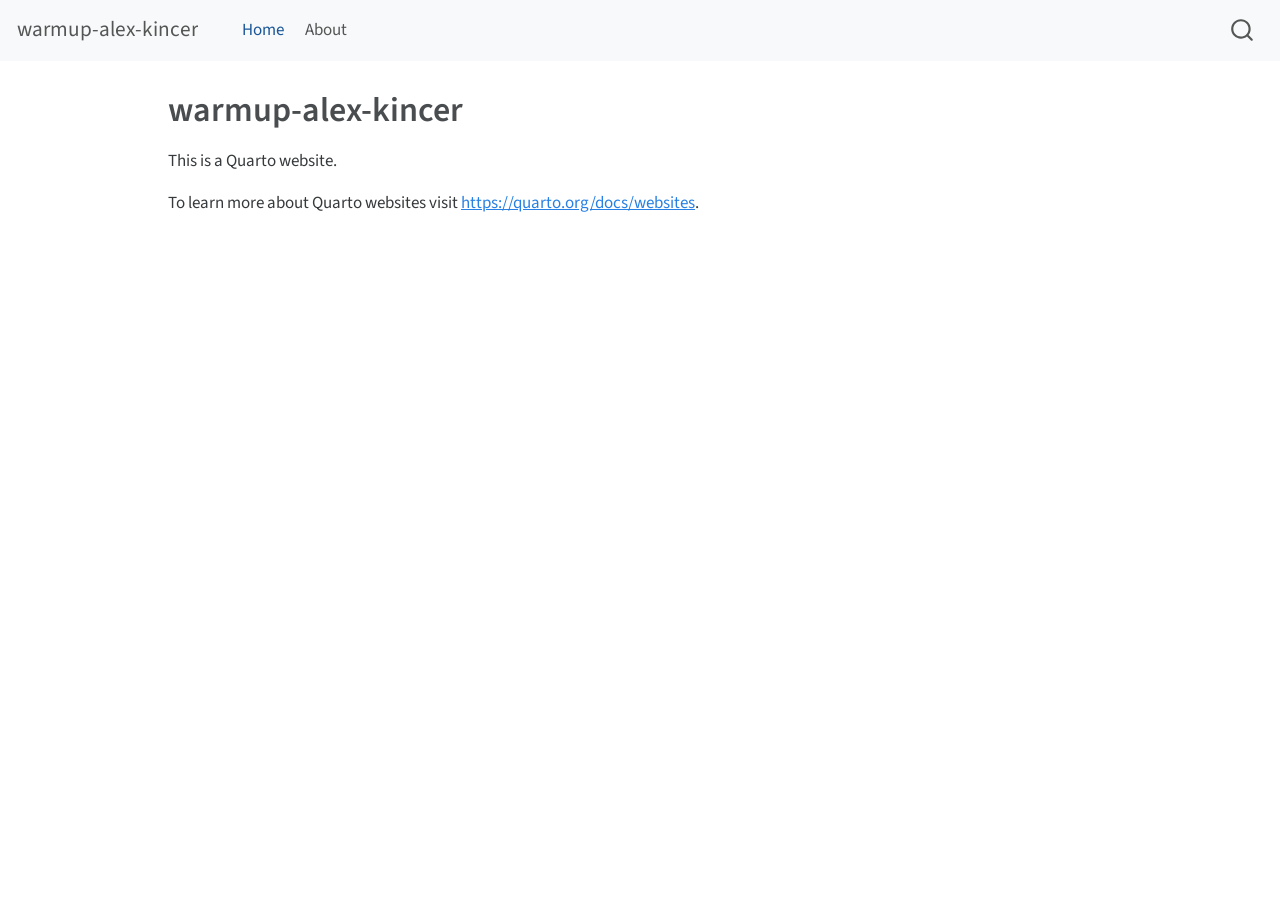
<file: _site/index.html>
<!DOCTYPE html>
<html xmlns="http://www.w3.org/1999/xhtml" lang="en" xml:lang="en"><head>

<meta charset="utf-8">
<meta name="generator" content="quarto-1.3.450">

<meta name="viewport" content="width=device-width, initial-scale=1.0, user-scalable=yes">


<title>warmup-alex-kincer</title>
<style>
code{white-space: pre-wrap;}
span.smallcaps{font-variant: small-caps;}
div.columns{display: flex; gap: min(4vw, 1.5em);}
div.column{flex: auto; overflow-x: auto;}
div.hanging-indent{margin-left: 1.5em; text-indent: -1.5em;}
ul.task-list{list-style: none;}
ul.task-list li input[type="checkbox"] {
  width: 0.8em;
  margin: 0 0.8em 0.2em -1em; /* quarto-specific, see https://github.com/quarto-dev/quarto-cli/issues/4556 */ 
  vertical-align: middle;
}
</style>


<script src="site_libs/quarto-nav/quarto-nav.js"></script>
<script src="site_libs/quarto-nav/headroom.min.js"></script>
<script src="site_libs/clipboard/clipboard.min.js"></script>
<script src="site_libs/quarto-search/autocomplete.umd.js"></script>
<script src="site_libs/quarto-search/fuse.min.js"></script>
<script src="site_libs/quarto-search/quarto-search.js"></script>
<meta name="quarto:offset" content="./">
<script src="site_libs/quarto-html/quarto.js"></script>
<script src="site_libs/quarto-html/popper.min.js"></script>
<script src="site_libs/quarto-html/tippy.umd.min.js"></script>
<script src="site_libs/quarto-html/anchor.min.js"></script>
<link href="site_libs/quarto-html/tippy.css" rel="stylesheet">
<link href="site_libs/quarto-html/quarto-syntax-highlighting.css" rel="stylesheet" id="quarto-text-highlighting-styles">
<script src="site_libs/bootstrap/bootstrap.min.js"></script>
<link href="site_libs/bootstrap/bootstrap-icons.css" rel="stylesheet">
<link href="site_libs/bootstrap/bootstrap.min.css" rel="stylesheet" id="quarto-bootstrap" data-mode="light">
<script id="quarto-search-options" type="application/json">{
  "location": "navbar",
  "copy-button": false,
  "collapse-after": 3,
  "panel-placement": "end",
  "type": "overlay",
  "limit": 20,
  "language": {
    "search-no-results-text": "No results",
    "search-matching-documents-text": "matching documents",
    "search-copy-link-title": "Copy link to search",
    "search-hide-matches-text": "Hide additional matches",
    "search-more-match-text": "more match in this document",
    "search-more-matches-text": "more matches in this document",
    "search-clear-button-title": "Clear",
    "search-detached-cancel-button-title": "Cancel",
    "search-submit-button-title": "Submit",
    "search-label": "Search"
  }
}</script>


<link rel="stylesheet" href="styles.css">
</head>

<body class="nav-fixed">

<div id="quarto-search-results"></div>
  <header id="quarto-header" class="headroom fixed-top">
    <nav class="navbar navbar-expand-lg navbar-dark ">
      <div class="navbar-container container-fluid">
      <div class="navbar-brand-container">
    <a class="navbar-brand" href="./index.html">
    <span class="navbar-title">warmup-alex-kincer</span>
    </a>
  </div>
            <div id="quarto-search" class="" title="Search"></div>
          <button class="navbar-toggler" type="button" data-bs-toggle="collapse" data-bs-target="#navbarCollapse" aria-controls="navbarCollapse" aria-expanded="false" aria-label="Toggle navigation" onclick="if (window.quartoToggleHeadroom) { window.quartoToggleHeadroom(); }">
  <span class="navbar-toggler-icon"></span>
</button>
          <div class="collapse navbar-collapse" id="navbarCollapse">
            <ul class="navbar-nav navbar-nav-scroll me-auto">
  <li class="nav-item">
    <a class="nav-link active" href="./index.html" rel="" target="" aria-current="page">
 <span class="menu-text">Home</span></a>
  </li>  
  <li class="nav-item">
    <a class="nav-link" href="./about.html" rel="" target="">
 <span class="menu-text">About</span></a>
  </li>  
</ul>
            <div class="quarto-navbar-tools ms-auto">
</div>
          </div> <!-- /navcollapse -->
      </div> <!-- /container-fluid -->
    </nav>
</header>
<!-- content -->
<div id="quarto-content" class="quarto-container page-columns page-rows-contents page-layout-article page-navbar">
<!-- sidebar -->
<!-- margin-sidebar -->
    <div id="quarto-margin-sidebar" class="sidebar margin-sidebar">
        
    </div>
<!-- main -->
<main class="content" id="quarto-document-content">

<header id="title-block-header" class="quarto-title-block default">
<div class="quarto-title">
<h1 class="title">warmup-alex-kincer</h1>
</div>



<div class="quarto-title-meta">

    
  
    
  </div>
  

</header>

<p>This is a Quarto website.</p>
<p>To learn more about Quarto websites visit <a href="https://quarto.org/docs/websites" class="uri">https://quarto.org/docs/websites</a>.</p>



</main> <!-- /main -->
<script id="quarto-html-after-body" type="application/javascript">
window.document.addEventListener("DOMContentLoaded", function (event) {
  const toggleBodyColorMode = (bsSheetEl) => {
    const mode = bsSheetEl.getAttribute("data-mode");
    const bodyEl = window.document.querySelector("body");
    if (mode === "dark") {
      bodyEl.classList.add("quarto-dark");
      bodyEl.classList.remove("quarto-light");
    } else {
      bodyEl.classList.add("quarto-light");
      bodyEl.classList.remove("quarto-dark");
    }
  }
  const toggleBodyColorPrimary = () => {
    const bsSheetEl = window.document.querySelector("link#quarto-bootstrap");
    if (bsSheetEl) {
      toggleBodyColorMode(bsSheetEl);
    }
  }
  toggleBodyColorPrimary();  
  const icon = "";
  const anchorJS = new window.AnchorJS();
  anchorJS.options = {
    placement: 'right',
    icon: icon
  };
  anchorJS.add('.anchored');
  const isCodeAnnotation = (el) => {
    for (const clz of el.classList) {
      if (clz.startsWith('code-annotation-')) {                     
        return true;
      }
    }
    return false;
  }
  const clipboard = new window.ClipboardJS('.code-copy-button', {
    text: function(trigger) {
      const codeEl = trigger.previousElementSibling.cloneNode(true);
      for (const childEl of codeEl.children) {
        if (isCodeAnnotation(childEl)) {
          childEl.remove();
        }
      }
      return codeEl.innerText;
    }
  });
  clipboard.on('success', function(e) {
    // button target
    const button = e.trigger;
    // don't keep focus
    button.blur();
    // flash "checked"
    button.classList.add('code-copy-button-checked');
    var currentTitle = button.getAttribute("title");
    button.setAttribute("title", "Copied!");
    let tooltip;
    if (window.bootstrap) {
      button.setAttribute("data-bs-toggle", "tooltip");
      button.setAttribute("data-bs-placement", "left");
      button.setAttribute("data-bs-title", "Copied!");
      tooltip = new bootstrap.Tooltip(button, 
        { trigger: "manual", 
          customClass: "code-copy-button-tooltip",
          offset: [0, -8]});
      tooltip.show();    
    }
    setTimeout(function() {
      if (tooltip) {
        tooltip.hide();
        button.removeAttribute("data-bs-title");
        button.removeAttribute("data-bs-toggle");
        button.removeAttribute("data-bs-placement");
      }
      button.setAttribute("title", currentTitle);
      button.classList.remove('code-copy-button-checked');
    }, 1000);
    // clear code selection
    e.clearSelection();
  });
  function tippyHover(el, contentFn) {
    const config = {
      allowHTML: true,
      content: contentFn,
      maxWidth: 500,
      delay: 100,
      arrow: false,
      appendTo: function(el) {
          return el.parentElement;
      },
      interactive: true,
      interactiveBorder: 10,
      theme: 'quarto',
      placement: 'bottom-start'
    };
    window.tippy(el, config); 
  }
  const noterefs = window.document.querySelectorAll('a[role="doc-noteref"]');
  for (var i=0; i<noterefs.length; i++) {
    const ref = noterefs[i];
    tippyHover(ref, function() {
      // use id or data attribute instead here
      let href = ref.getAttribute('data-footnote-href') || ref.getAttribute('href');
      try { href = new URL(href).hash; } catch {}
      const id = href.replace(/^#\/?/, "");
      const note = window.document.getElementById(id);
      return note.innerHTML;
    });
  }
      let selectedAnnoteEl;
      const selectorForAnnotation = ( cell, annotation) => {
        let cellAttr = 'data-code-cell="' + cell + '"';
        let lineAttr = 'data-code-annotation="' +  annotation + '"';
        const selector = 'span[' + cellAttr + '][' + lineAttr + ']';
        return selector;
      }
      const selectCodeLines = (annoteEl) => {
        const doc = window.document;
        const targetCell = annoteEl.getAttribute("data-target-cell");
        const targetAnnotation = annoteEl.getAttribute("data-target-annotation");
        const annoteSpan = window.document.querySelector(selectorForAnnotation(targetCell, targetAnnotation));
        const lines = annoteSpan.getAttribute("data-code-lines").split(",");
        const lineIds = lines.map((line) => {
          return targetCell + "-" + line;
        })
        let top = null;
        let height = null;
        let parent = null;
        if (lineIds.length > 0) {
            //compute the position of the single el (top and bottom and make a div)
            const el = window.document.getElementById(lineIds[0]);
            top = el.offsetTop;
            height = el.offsetHeight;
            parent = el.parentElement.parentElement;
          if (lineIds.length > 1) {
            const lastEl = window.document.getElementById(lineIds[lineIds.length - 1]);
            const bottom = lastEl.offsetTop + lastEl.offsetHeight;
            height = bottom - top;
          }
          if (top !== null && height !== null && parent !== null) {
            // cook up a div (if necessary) and position it 
            let div = window.document.getElementById("code-annotation-line-highlight");
            if (div === null) {
              div = window.document.createElement("div");
              div.setAttribute("id", "code-annotation-line-highlight");
              div.style.position = 'absolute';
              parent.appendChild(div);
            }
            div.style.top = top - 2 + "px";
            div.style.height = height + 4 + "px";
            let gutterDiv = window.document.getElementById("code-annotation-line-highlight-gutter");
            if (gutterDiv === null) {
              gutterDiv = window.document.createElement("div");
              gutterDiv.setAttribute("id", "code-annotation-line-highlight-gutter");
              gutterDiv.style.position = 'absolute';
              const codeCell = window.document.getElementById(targetCell);
              const gutter = codeCell.querySelector('.code-annotation-gutter');
              gutter.appendChild(gutterDiv);
            }
            gutterDiv.style.top = top - 2 + "px";
            gutterDiv.style.height = height + 4 + "px";
          }
          selectedAnnoteEl = annoteEl;
        }
      };
      const unselectCodeLines = () => {
        const elementsIds = ["code-annotation-line-highlight", "code-annotation-line-highlight-gutter"];
        elementsIds.forEach((elId) => {
          const div = window.document.getElementById(elId);
          if (div) {
            div.remove();
          }
        });
        selectedAnnoteEl = undefined;
      };
      // Attach click handler to the DT
      const annoteDls = window.document.querySelectorAll('dt[data-target-cell]');
      for (const annoteDlNode of annoteDls) {
        annoteDlNode.addEventListener('click', (event) => {
          const clickedEl = event.target;
          if (clickedEl !== selectedAnnoteEl) {
            unselectCodeLines();
            const activeEl = window.document.querySelector('dt[data-target-cell].code-annotation-active');
            if (activeEl) {
              activeEl.classList.remove('code-annotation-active');
            }
            selectCodeLines(clickedEl);
            clickedEl.classList.add('code-annotation-active');
          } else {
            // Unselect the line
            unselectCodeLines();
            clickedEl.classList.remove('code-annotation-active');
          }
        });
      }
  const findCites = (el) => {
    const parentEl = el.parentElement;
    if (parentEl) {
      const cites = parentEl.dataset.cites;
      if (cites) {
        return {
          el,
          cites: cites.split(' ')
        };
      } else {
        return findCites(el.parentElement)
      }
    } else {
      return undefined;
    }
  };
  var bibliorefs = window.document.querySelectorAll('a[role="doc-biblioref"]');
  for (var i=0; i<bibliorefs.length; i++) {
    const ref = bibliorefs[i];
    const citeInfo = findCites(ref);
    if (citeInfo) {
      tippyHover(citeInfo.el, function() {
        var popup = window.document.createElement('div');
        citeInfo.cites.forEach(function(cite) {
          var citeDiv = window.document.createElement('div');
          citeDiv.classList.add('hanging-indent');
          citeDiv.classList.add('csl-entry');
          var biblioDiv = window.document.getElementById('ref-' + cite);
          if (biblioDiv) {
            citeDiv.innerHTML = biblioDiv.innerHTML;
          }
          popup.appendChild(citeDiv);
        });
        return popup.innerHTML;
      });
    }
  }
});
</script>
</div> <!-- /content -->



</body></html>
</file>
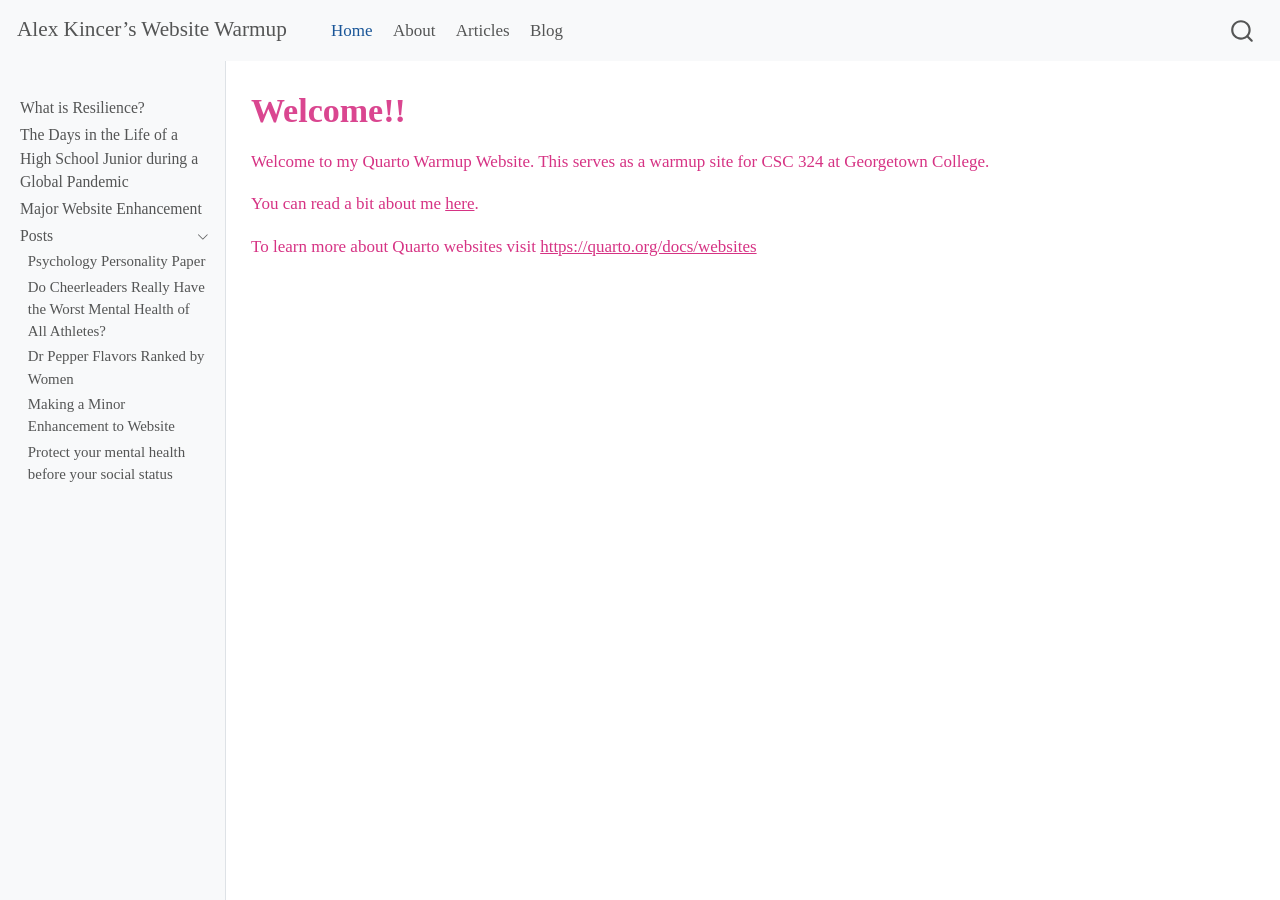
<file: docs/index.html>
<!DOCTYPE html>
<html xmlns="http://www.w3.org/1999/xhtml" lang="en" xml:lang="en"><head>

<meta charset="utf-8">
<meta name="generator" content="quarto-1.3.450">

<meta name="viewport" content="width=device-width, initial-scale=1.0, user-scalable=yes">


<title>Alex Kincer’s Website Warmup - Welcome!!</title>
<style>
code{white-space: pre-wrap;}
span.smallcaps{font-variant: small-caps;}
div.columns{display: flex; gap: min(4vw, 1.5em);}
div.column{flex: auto; overflow-x: auto;}
div.hanging-indent{margin-left: 1.5em; text-indent: -1.5em;}
ul.task-list{list-style: none;}
ul.task-list li input[type="checkbox"] {
  width: 0.8em;
  margin: 0 0.8em 0.2em -1em; /* quarto-specific, see https://github.com/quarto-dev/quarto-cli/issues/4556 */ 
  vertical-align: middle;
}
</style>


<script src="site_libs/quarto-nav/quarto-nav.js"></script>
<script src="site_libs/quarto-nav/headroom.min.js"></script>
<script src="site_libs/clipboard/clipboard.min.js"></script>
<script src="site_libs/quarto-search/autocomplete.umd.js"></script>
<script src="site_libs/quarto-search/fuse.min.js"></script>
<script src="site_libs/quarto-search/quarto-search.js"></script>
<meta name="quarto:offset" content="./">
<script src="site_libs/quarto-html/quarto.js"></script>
<script src="site_libs/quarto-html/popper.min.js"></script>
<script src="site_libs/quarto-html/tippy.umd.min.js"></script>
<script src="site_libs/quarto-html/anchor.min.js"></script>
<link href="site_libs/quarto-html/tippy.css" rel="stylesheet">
<link href="site_libs/quarto-html/quarto-syntax-highlighting.css" rel="stylesheet" id="quarto-text-highlighting-styles">
<script src="site_libs/bootstrap/bootstrap.min.js"></script>
<link href="site_libs/bootstrap/bootstrap-icons.css" rel="stylesheet">
<link href="site_libs/bootstrap/bootstrap.min.css" rel="stylesheet" id="quarto-bootstrap" data-mode="light">
<script id="quarto-search-options" type="application/json">{
  "location": "navbar",
  "copy-button": false,
  "collapse-after": 3,
  "panel-placement": "end",
  "type": "overlay",
  "limit": 20,
  "language": {
    "search-no-results-text": "No results",
    "search-matching-documents-text": "matching documents",
    "search-copy-link-title": "Copy link to search",
    "search-hide-matches-text": "Hide additional matches",
    "search-more-match-text": "more match in this document",
    "search-more-matches-text": "more matches in this document",
    "search-clear-button-title": "Clear",
    "search-detached-cancel-button-title": "Cancel",
    "search-submit-button-title": "Submit",
    "search-label": "Search"
  }
}</script>


<link rel="stylesheet" href="styles.css">
</head>

<body class="nav-sidebar docked nav-fixed">

<div id="quarto-search-results"></div>
  <header id="quarto-header" class="headroom fixed-top">
    <nav class="navbar navbar-expand-lg navbar-dark ">
      <div class="navbar-container container-fluid">
      <div class="navbar-brand-container">
    <a class="navbar-brand" href="./index.html">
    <span class="navbar-title">Alex Kincer’s Website Warmup</span>
    </a>
  </div>
            <div id="quarto-search" class="" title="Search"></div>
          <button class="navbar-toggler" type="button" data-bs-toggle="collapse" data-bs-target="#navbarCollapse" aria-controls="navbarCollapse" aria-expanded="false" aria-label="Toggle navigation" onclick="if (window.quartoToggleHeadroom) { window.quartoToggleHeadroom(); }">
  <span class="navbar-toggler-icon"></span>
</button>
          <div class="collapse navbar-collapse" id="navbarCollapse">
            <ul class="navbar-nav navbar-nav-scroll me-auto">
  <li class="nav-item">
    <a class="nav-link active" href="./index.html" rel="" target="" aria-current="page">
 <span class="menu-text">Home</span></a>
  </li>  
  <li class="nav-item">
    <a class="nav-link" href="./about.html" rel="" target="">
 <span class="menu-text">About</span></a>
  </li>  
  <li class="nav-item">
    <a class="nav-link" href="./articles/index.html" rel="" target="">
 <span class="menu-text">Articles</span></a>
  </li>  
  <li class="nav-item">
    <a class="nav-link" href="./posts/index.html" rel="" target="">
 <span class="menu-text">Blog</span></a>
  </li>  
</ul>
            <div class="quarto-navbar-tools ms-auto">
</div>
          </div> <!-- /navcollapse -->
      </div> <!-- /container-fluid -->
    </nav>
  <nav class="quarto-secondary-nav">
    <div class="container-fluid d-flex">
      <button type="button" class="quarto-btn-toggle btn" data-bs-toggle="collapse" data-bs-target="#quarto-sidebar,#quarto-sidebar-glass" aria-controls="quarto-sidebar" aria-expanded="false" aria-label="Toggle sidebar navigation" onclick="if (window.quartoToggleHeadroom) { window.quartoToggleHeadroom(); }">
        <i class="bi bi-layout-text-sidebar-reverse"></i>
      </button>
      <nav class="quarto-page-breadcrumbs" aria-label="breadcrumb"><ol class="breadcrumb"><li class="breadcrumb-item">Welcome!!</li></ol></nav>
      <a class="flex-grow-1" role="button" data-bs-toggle="collapse" data-bs-target="#quarto-sidebar,#quarto-sidebar-glass" aria-controls="quarto-sidebar" aria-expanded="false" aria-label="Toggle sidebar navigation" onclick="if (window.quartoToggleHeadroom) { window.quartoToggleHeadroom(); }">      
      </a>
    </div>
  </nav>
</header>
<!-- content -->
<div id="quarto-content" class="quarto-container page-columns page-rows-contents page-layout-article page-navbar">
<!-- sidebar -->
  <nav id="quarto-sidebar" class="sidebar collapse collapse-horizontal sidebar-navigation docked overflow-auto">
    <div class="sidebar-menu-container"> 
    <ul class="list-unstyled mt-1">
        <li class="sidebar-item">
  <div class="sidebar-item-container"> 
  <a href="./articles/article_01.html" class="sidebar-item-text sidebar-link">
 <span class="menu-text">What is Resilience?</span></a>
  </div>
</li>
        <li class="sidebar-item">
  <div class="sidebar-item-container"> 
  <a href="./articles/article_02.html" class="sidebar-item-text sidebar-link">
 <span class="menu-text">The Days in the Life of a High School Junior during a Global Pandemic</span></a>
  </div>
</li>
        <li class="sidebar-item">
  <div class="sidebar-item-container"> 
  <a href="./articles/article_03.html" class="sidebar-item-text sidebar-link">
 <span class="menu-text">Major Website Enhancement</span></a>
  </div>
</li>
        <li class="sidebar-item sidebar-item-section">
      <div class="sidebar-item-container"> 
            <a href="./posts/index.html" class="sidebar-item-text sidebar-link">
 <span class="menu-text">Posts</span></a>
          <a class="sidebar-item-toggle text-start" data-bs-toggle="collapse" data-bs-target="#quarto-sidebar-section-1" aria-expanded="true" aria-label="Toggle section">
            <i class="bi bi-chevron-right ms-2"></i>
          </a> 
      </div>
      <ul id="quarto-sidebar-section-1" class="collapse list-unstyled sidebar-section depth1 show">  
          <li class="sidebar-item">
  <div class="sidebar-item-container"> 
  <a href="./posts/5-Factor-Model-Personality-Paper/index.html" class="sidebar-item-text sidebar-link">
 <span class="menu-text">Psychology Personality Paper</span></a>
  </div>
</li>
          <li class="sidebar-item">
  <div class="sidebar-item-container"> 
  <a href="./posts/Cheerleading-Mental-Health/index.html" class="sidebar-item-text sidebar-link">
 <span class="menu-text">Do Cheerleaders Really Have the Worst Mental Health of All Athletes?</span></a>
  </div>
</li>
          <li class="sidebar-item">
  <div class="sidebar-item-container"> 
  <a href="./posts/dr-pepper-ranking/index.html" class="sidebar-item-text sidebar-link">
 <span class="menu-text">Dr Pepper Flavors Ranked by Women</span></a>
  </div>
</li>
          <li class="sidebar-item">
  <div class="sidebar-item-container"> 
  <a href="./posts/minor-coding-enhancement/index.html" class="sidebar-item-text sidebar-link">
 <span class="menu-text">Making a Minor Enhancement to Website</span></a>
  </div>
</li>
          <li class="sidebar-item">
  <div class="sidebar-item-container"> 
  <a href="./posts/Protect your mental health before your social status/index.html" class="sidebar-item-text sidebar-link">
 <span class="menu-text">Protect your mental health before your social status</span></a>
  </div>
</li>
      </ul>
  </li>
    </ul>
    </div>
</nav>
<div id="quarto-sidebar-glass" data-bs-toggle="collapse" data-bs-target="#quarto-sidebar,#quarto-sidebar-glass"></div>
<!-- margin-sidebar -->
    <div id="quarto-margin-sidebar" class="sidebar margin-sidebar">
        
    </div>
<!-- main -->
<main class="content" id="quarto-document-content">

<header id="title-block-header" class="quarto-title-block default">
<div class="quarto-title">
<h1 class="title">Welcome!!</h1>
</div>



<div class="quarto-title-meta">

    
  
    
  </div>
  

</header>

<p>Welcome to my Quarto Warmup Website. This serves as a warmup site for CSC 324 at Georgetown College.</p>
<p>You can read a bit about me <a href="./about.html">here</a>.</p>
<p>To learn more about Quarto websites visit <a href="https://quarto.org/docs/websites" class="uri">https://quarto.org/docs/websites</a></p>



</main> <!-- /main -->
<script id="quarto-html-after-body" type="application/javascript">
window.document.addEventListener("DOMContentLoaded", function (event) {
  const toggleBodyColorMode = (bsSheetEl) => {
    const mode = bsSheetEl.getAttribute("data-mode");
    const bodyEl = window.document.querySelector("body");
    if (mode === "dark") {
      bodyEl.classList.add("quarto-dark");
      bodyEl.classList.remove("quarto-light");
    } else {
      bodyEl.classList.add("quarto-light");
      bodyEl.classList.remove("quarto-dark");
    }
  }
  const toggleBodyColorPrimary = () => {
    const bsSheetEl = window.document.querySelector("link#quarto-bootstrap");
    if (bsSheetEl) {
      toggleBodyColorMode(bsSheetEl);
    }
  }
  toggleBodyColorPrimary();  
  const icon = "";
  const anchorJS = new window.AnchorJS();
  anchorJS.options = {
    placement: 'right',
    icon: icon
  };
  anchorJS.add('.anchored');
  const isCodeAnnotation = (el) => {
    for (const clz of el.classList) {
      if (clz.startsWith('code-annotation-')) {                     
        return true;
      }
    }
    return false;
  }
  const clipboard = new window.ClipboardJS('.code-copy-button', {
    text: function(trigger) {
      const codeEl = trigger.previousElementSibling.cloneNode(true);
      for (const childEl of codeEl.children) {
        if (isCodeAnnotation(childEl)) {
          childEl.remove();
        }
      }
      return codeEl.innerText;
    }
  });
  clipboard.on('success', function(e) {
    // button target
    const button = e.trigger;
    // don't keep focus
    button.blur();
    // flash "checked"
    button.classList.add('code-copy-button-checked');
    var currentTitle = button.getAttribute("title");
    button.setAttribute("title", "Copied!");
    let tooltip;
    if (window.bootstrap) {
      button.setAttribute("data-bs-toggle", "tooltip");
      button.setAttribute("data-bs-placement", "left");
      button.setAttribute("data-bs-title", "Copied!");
      tooltip = new bootstrap.Tooltip(button, 
        { trigger: "manual", 
          customClass: "code-copy-button-tooltip",
          offset: [0, -8]});
      tooltip.show();    
    }
    setTimeout(function() {
      if (tooltip) {
        tooltip.hide();
        button.removeAttribute("data-bs-title");
        button.removeAttribute("data-bs-toggle");
        button.removeAttribute("data-bs-placement");
      }
      button.setAttribute("title", currentTitle);
      button.classList.remove('code-copy-button-checked');
    }, 1000);
    // clear code selection
    e.clearSelection();
  });
  function tippyHover(el, contentFn) {
    const config = {
      allowHTML: true,
      content: contentFn,
      maxWidth: 500,
      delay: 100,
      arrow: false,
      appendTo: function(el) {
          return el.parentElement;
      },
      interactive: true,
      interactiveBorder: 10,
      theme: 'quarto',
      placement: 'bottom-start'
    };
    window.tippy(el, config); 
  }
  const noterefs = window.document.querySelectorAll('a[role="doc-noteref"]');
  for (var i=0; i<noterefs.length; i++) {
    const ref = noterefs[i];
    tippyHover(ref, function() {
      // use id or data attribute instead here
      let href = ref.getAttribute('data-footnote-href') || ref.getAttribute('href');
      try { href = new URL(href).hash; } catch {}
      const id = href.replace(/^#\/?/, "");
      const note = window.document.getElementById(id);
      return note.innerHTML;
    });
  }
      let selectedAnnoteEl;
      const selectorForAnnotation = ( cell, annotation) => {
        let cellAttr = 'data-code-cell="' + cell + '"';
        let lineAttr = 'data-code-annotation="' +  annotation + '"';
        const selector = 'span[' + cellAttr + '][' + lineAttr + ']';
        return selector;
      }
      const selectCodeLines = (annoteEl) => {
        const doc = window.document;
        const targetCell = annoteEl.getAttribute("data-target-cell");
        const targetAnnotation = annoteEl.getAttribute("data-target-annotation");
        const annoteSpan = window.document.querySelector(selectorForAnnotation(targetCell, targetAnnotation));
        const lines = annoteSpan.getAttribute("data-code-lines").split(",");
        const lineIds = lines.map((line) => {
          return targetCell + "-" + line;
        })
        let top = null;
        let height = null;
        let parent = null;
        if (lineIds.length > 0) {
            //compute the position of the single el (top and bottom and make a div)
            const el = window.document.getElementById(lineIds[0]);
            top = el.offsetTop;
            height = el.offsetHeight;
            parent = el.parentElement.parentElement;
          if (lineIds.length > 1) {
            const lastEl = window.document.getElementById(lineIds[lineIds.length - 1]);
            const bottom = lastEl.offsetTop + lastEl.offsetHeight;
            height = bottom - top;
          }
          if (top !== null && height !== null && parent !== null) {
            // cook up a div (if necessary) and position it 
            let div = window.document.getElementById("code-annotation-line-highlight");
            if (div === null) {
              div = window.document.createElement("div");
              div.setAttribute("id", "code-annotation-line-highlight");
              div.style.position = 'absolute';
              parent.appendChild(div);
            }
            div.style.top = top - 2 + "px";
            div.style.height = height + 4 + "px";
            let gutterDiv = window.document.getElementById("code-annotation-line-highlight-gutter");
            if (gutterDiv === null) {
              gutterDiv = window.document.createElement("div");
              gutterDiv.setAttribute("id", "code-annotation-line-highlight-gutter");
              gutterDiv.style.position = 'absolute';
              const codeCell = window.document.getElementById(targetCell);
              const gutter = codeCell.querySelector('.code-annotation-gutter');
              gutter.appendChild(gutterDiv);
            }
            gutterDiv.style.top = top - 2 + "px";
            gutterDiv.style.height = height + 4 + "px";
          }
          selectedAnnoteEl = annoteEl;
        }
      };
      const unselectCodeLines = () => {
        const elementsIds = ["code-annotation-line-highlight", "code-annotation-line-highlight-gutter"];
        elementsIds.forEach((elId) => {
          const div = window.document.getElementById(elId);
          if (div) {
            div.remove();
          }
        });
        selectedAnnoteEl = undefined;
      };
      // Attach click handler to the DT
      const annoteDls = window.document.querySelectorAll('dt[data-target-cell]');
      for (const annoteDlNode of annoteDls) {
        annoteDlNode.addEventListener('click', (event) => {
          const clickedEl = event.target;
          if (clickedEl !== selectedAnnoteEl) {
            unselectCodeLines();
            const activeEl = window.document.querySelector('dt[data-target-cell].code-annotation-active');
            if (activeEl) {
              activeEl.classList.remove('code-annotation-active');
            }
            selectCodeLines(clickedEl);
            clickedEl.classList.add('code-annotation-active');
          } else {
            // Unselect the line
            unselectCodeLines();
            clickedEl.classList.remove('code-annotation-active');
          }
        });
      }
  const findCites = (el) => {
    const parentEl = el.parentElement;
    if (parentEl) {
      const cites = parentEl.dataset.cites;
      if (cites) {
        return {
          el,
          cites: cites.split(' ')
        };
      } else {
        return findCites(el.parentElement)
      }
    } else {
      return undefined;
    }
  };
  var bibliorefs = window.document.querySelectorAll('a[role="doc-biblioref"]');
  for (var i=0; i<bibliorefs.length; i++) {
    const ref = bibliorefs[i];
    const citeInfo = findCites(ref);
    if (citeInfo) {
      tippyHover(citeInfo.el, function() {
        var popup = window.document.createElement('div');
        citeInfo.cites.forEach(function(cite) {
          var citeDiv = window.document.createElement('div');
          citeDiv.classList.add('hanging-indent');
          citeDiv.classList.add('csl-entry');
          var biblioDiv = window.document.getElementById('ref-' + cite);
          if (biblioDiv) {
            citeDiv.innerHTML = biblioDiv.innerHTML;
          }
          popup.appendChild(citeDiv);
        });
        return popup.innerHTML;
      });
    }
  }
});
</script>
</div> <!-- /content -->



</body></html>
</file>
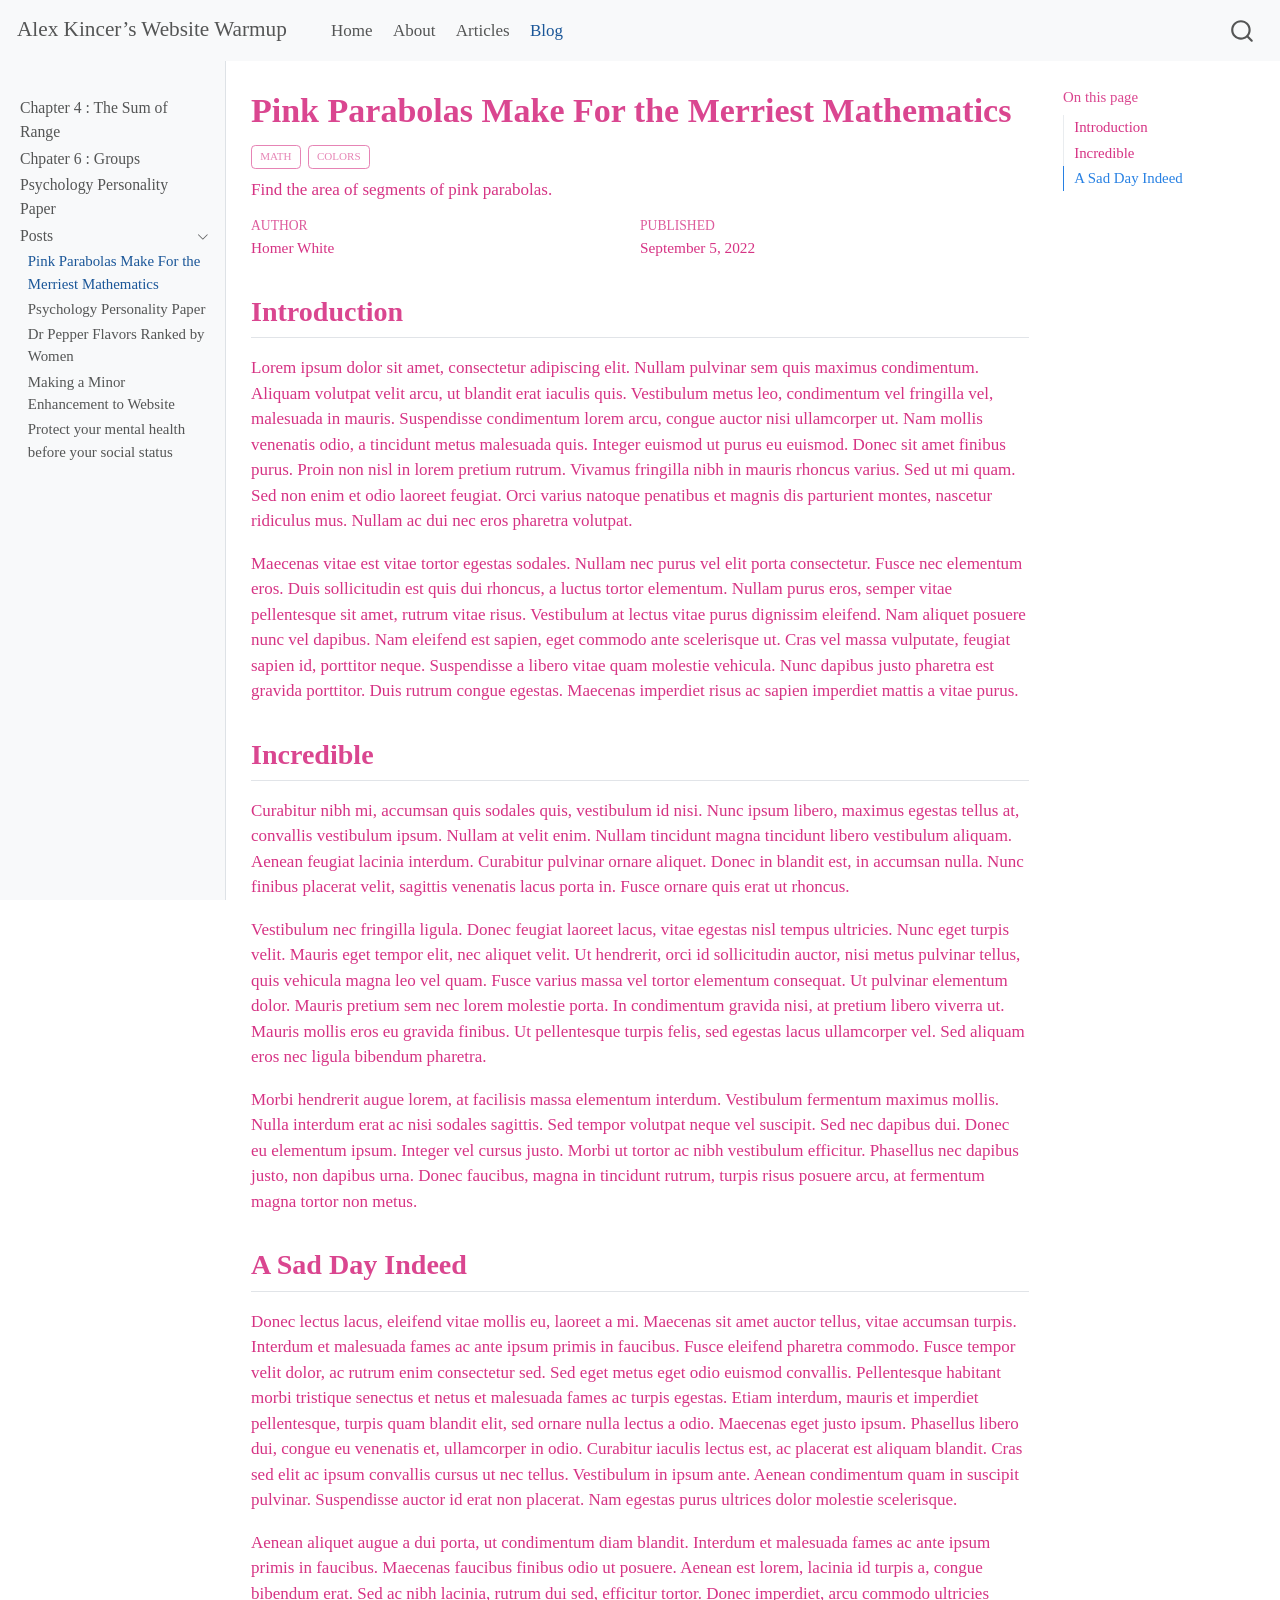
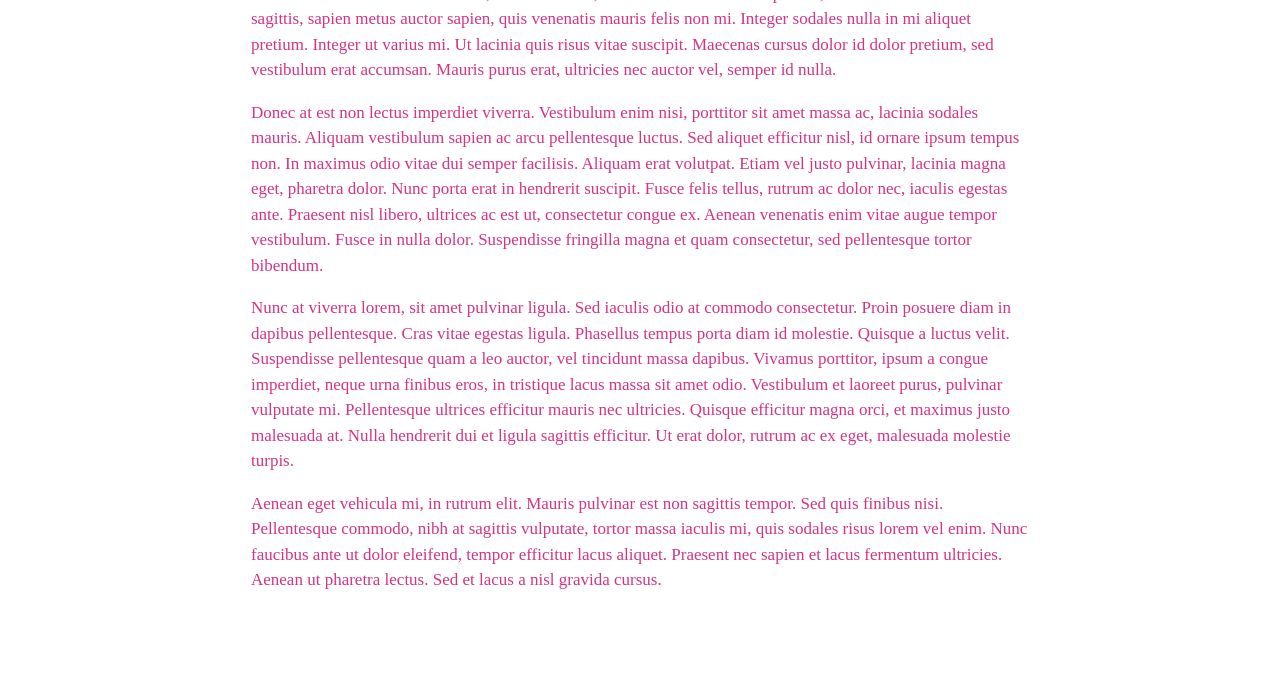
<file: docs/posts/2022-09-05-pink-parabolas/index.html>
<!DOCTYPE html>
<html xmlns="http://www.w3.org/1999/xhtml" lang="en" xml:lang="en"><head>

<meta charset="utf-8">
<meta name="generator" content="quarto-1.3.450">

<meta name="viewport" content="width=device-width, initial-scale=1.0, user-scalable=yes">

<meta name="author" content="Homer White">
<meta name="dcterms.date" content="2022-09-05">
<meta name="description" content="Find the area of segments of pink parabolas.">

<title>Alex Kincer’s Website Warmup - Pink Parabolas Make For the Merriest Mathematics</title>
<style>
code{white-space: pre-wrap;}
span.smallcaps{font-variant: small-caps;}
div.columns{display: flex; gap: min(4vw, 1.5em);}
div.column{flex: auto; overflow-x: auto;}
div.hanging-indent{margin-left: 1.5em; text-indent: -1.5em;}
ul.task-list{list-style: none;}
ul.task-list li input[type="checkbox"] {
  width: 0.8em;
  margin: 0 0.8em 0.2em -1em; /* quarto-specific, see https://github.com/quarto-dev/quarto-cli/issues/4556 */ 
  vertical-align: middle;
}
</style>


<script src="../../site_libs/quarto-nav/quarto-nav.js"></script>
<script src="../../site_libs/quarto-nav/headroom.min.js"></script>
<script src="../../site_libs/clipboard/clipboard.min.js"></script>
<script src="../../site_libs/quarto-search/autocomplete.umd.js"></script>
<script src="../../site_libs/quarto-search/fuse.min.js"></script>
<script src="../../site_libs/quarto-search/quarto-search.js"></script>
<meta name="quarto:offset" content="../../">
<script src="../../site_libs/quarto-html/quarto.js"></script>
<script src="../../site_libs/quarto-html/popper.min.js"></script>
<script src="../../site_libs/quarto-html/tippy.umd.min.js"></script>
<script src="../../site_libs/quarto-html/anchor.min.js"></script>
<link href="../../site_libs/quarto-html/tippy.css" rel="stylesheet">
<link href="../../site_libs/quarto-html/quarto-syntax-highlighting.css" rel="stylesheet" id="quarto-text-highlighting-styles">
<script src="../../site_libs/bootstrap/bootstrap.min.js"></script>
<link href="../../site_libs/bootstrap/bootstrap-icons.css" rel="stylesheet">
<link href="../../site_libs/bootstrap/bootstrap.min.css" rel="stylesheet" id="quarto-bootstrap" data-mode="light">
<script id="quarto-search-options" type="application/json">{
  "location": "navbar",
  "copy-button": false,
  "collapse-after": 3,
  "panel-placement": "end",
  "type": "overlay",
  "limit": 20,
  "language": {
    "search-no-results-text": "No results",
    "search-matching-documents-text": "matching documents",
    "search-copy-link-title": "Copy link to search",
    "search-hide-matches-text": "Hide additional matches",
    "search-more-match-text": "more match in this document",
    "search-more-matches-text": "more matches in this document",
    "search-clear-button-title": "Clear",
    "search-detached-cancel-button-title": "Cancel",
    "search-submit-button-title": "Submit",
    "search-label": "Search"
  }
}</script>


<link rel="stylesheet" href="../../styles.css">
</head>

<body class="nav-sidebar docked nav-fixed">

<div id="quarto-search-results"></div>
  <header id="quarto-header" class="headroom fixed-top">
    <nav class="navbar navbar-expand-lg navbar-dark ">
      <div class="navbar-container container-fluid">
      <div class="navbar-brand-container">
    <a class="navbar-brand" href="../../index.html">
    <span class="navbar-title">Alex Kincer’s Website Warmup</span>
    </a>
  </div>
            <div id="quarto-search" class="" title="Search"></div>
          <button class="navbar-toggler" type="button" data-bs-toggle="collapse" data-bs-target="#navbarCollapse" aria-controls="navbarCollapse" aria-expanded="false" aria-label="Toggle navigation" onclick="if (window.quartoToggleHeadroom) { window.quartoToggleHeadroom(); }">
  <span class="navbar-toggler-icon"></span>
</button>
          <div class="collapse navbar-collapse" id="navbarCollapse">
            <ul class="navbar-nav navbar-nav-scroll me-auto">
  <li class="nav-item">
    <a class="nav-link" href="../../index.html" rel="" target="">
 <span class="menu-text">Home</span></a>
  </li>  
  <li class="nav-item">
    <a class="nav-link" href="../../about.html" rel="" target="">
 <span class="menu-text">About</span></a>
  </li>  
  <li class="nav-item">
    <a class="nav-link" href="../../articles/index.html" rel="" target="">
 <span class="menu-text">Articles</span></a>
  </li>  
  <li class="nav-item">
    <a class="nav-link active" href="../../posts/index.html" rel="" target="" aria-current="page">
 <span class="menu-text">Blog</span></a>
  </li>  
</ul>
            <div class="quarto-navbar-tools ms-auto">
</div>
          </div> <!-- /navcollapse -->
      </div> <!-- /container-fluid -->
    </nav>
  <nav class="quarto-secondary-nav">
    <div class="container-fluid d-flex">
      <button type="button" class="quarto-btn-toggle btn" data-bs-toggle="collapse" data-bs-target="#quarto-sidebar,#quarto-sidebar-glass" aria-controls="quarto-sidebar" aria-expanded="false" aria-label="Toggle sidebar navigation" onclick="if (window.quartoToggleHeadroom) { window.quartoToggleHeadroom(); }">
        <i class="bi bi-layout-text-sidebar-reverse"></i>
      </button>
      <nav class="quarto-page-breadcrumbs" aria-label="breadcrumb"><ol class="breadcrumb"><li class="breadcrumb-item"><a href="../../posts/index.html">Posts</a></li><li class="breadcrumb-item"><a href="../../posts/2022-09-05-pink-parabolas/index.html">Pink Parabolas Make For the Merriest Mathematics</a></li></ol></nav>
      <a class="flex-grow-1" role="button" data-bs-toggle="collapse" data-bs-target="#quarto-sidebar,#quarto-sidebar-glass" aria-controls="quarto-sidebar" aria-expanded="false" aria-label="Toggle sidebar navigation" onclick="if (window.quartoToggleHeadroom) { window.quartoToggleHeadroom(); }">      
      </a>
    </div>
  </nav>
</header>
<!-- content -->
<div id="quarto-content" class="quarto-container page-columns page-rows-contents page-layout-article page-navbar">
<!-- sidebar -->
  <nav id="quarto-sidebar" class="sidebar collapse collapse-horizontal sidebar-navigation docked overflow-auto">
    <div class="sidebar-menu-container"> 
    <ul class="list-unstyled mt-1">
        <li class="sidebar-item">
  <div class="sidebar-item-container"> 
  <a href="../../articles/article_01.html" class="sidebar-item-text sidebar-link">
 <span class="menu-text">Chapter 4 : The Sum of Range</span></a>
  </div>
</li>
        <li class="sidebar-item">
  <div class="sidebar-item-container"> 
  <a href="../../articles/article_02.html" class="sidebar-item-text sidebar-link">
 <span class="menu-text">Chpater 6 : Groups</span></a>
  </div>
</li>
        <li class="sidebar-item">
  <div class="sidebar-item-container"> 
  <a href="../../posts/5-Factor-Model-Personality-Paper/index.html" class="sidebar-item-text sidebar-link">
 <span class="menu-text">Psychology Personality Paper</span></a>
  </div>
</li>
        <li class="sidebar-item sidebar-item-section">
      <div class="sidebar-item-container"> 
            <a href="../../posts/index.html" class="sidebar-item-text sidebar-link">
 <span class="menu-text">Posts</span></a>
          <a class="sidebar-item-toggle text-start" data-bs-toggle="collapse" data-bs-target="#quarto-sidebar-section-1" aria-expanded="true" aria-label="Toggle section">
            <i class="bi bi-chevron-right ms-2"></i>
          </a> 
      </div>
      <ul id="quarto-sidebar-section-1" class="collapse list-unstyled sidebar-section depth1 show">  
          <li class="sidebar-item">
  <div class="sidebar-item-container"> 
  <a href="../../posts/2022-09-05-pink-parabolas/index.html" class="sidebar-item-text sidebar-link active">
 <span class="menu-text">Pink Parabolas Make For the Merriest Mathematics</span></a>
  </div>
</li>
          <li class="sidebar-item">
  <div class="sidebar-item-container"> 
  <a href="../../posts/5-Factor-Model-Personality-Paper/index.html" class="sidebar-item-text sidebar-link">
 <span class="menu-text">Psychology Personality Paper</span></a>
  </div>
</li>
          <li class="sidebar-item">
  <div class="sidebar-item-container"> 
  <a href="../../posts/dr-pepper-ranking/index.html" class="sidebar-item-text sidebar-link">
 <span class="menu-text">Dr Pepper Flavors Ranked by Women</span></a>
  </div>
</li>
          <li class="sidebar-item">
  <div class="sidebar-item-container"> 
  <a href="../../posts/minor-coding-enhancement/index.html" class="sidebar-item-text sidebar-link">
 <span class="menu-text">Making a Minor Enhancement to Website</span></a>
  </div>
</li>
          <li class="sidebar-item">
  <div class="sidebar-item-container"> 
  <a href="../../posts/Protect your mental health before your social status/index.html" class="sidebar-item-text sidebar-link">
 <span class="menu-text">Protect your mental health before your social status</span></a>
  </div>
</li>
      </ul>
  </li>
    </ul>
    </div>
</nav>
<div id="quarto-sidebar-glass" data-bs-toggle="collapse" data-bs-target="#quarto-sidebar,#quarto-sidebar-glass"></div>
<!-- margin-sidebar -->
    <div id="quarto-margin-sidebar" class="sidebar margin-sidebar">
        <nav id="TOC" role="doc-toc" class="toc-active">
    <h2 id="toc-title">On this page</h2>
   
  <ul>
  <li><a href="#introduction" id="toc-introduction" class="nav-link active" data-scroll-target="#introduction">Introduction</a></li>
  <li><a href="#incredible" id="toc-incredible" class="nav-link" data-scroll-target="#incredible">Incredible</a></li>
  <li><a href="#a-sad-day-indeed" id="toc-a-sad-day-indeed" class="nav-link" data-scroll-target="#a-sad-day-indeed">A Sad Day Indeed</a></li>
  </ul>
</nav>
    </div>
<!-- main -->
<main class="content" id="quarto-document-content">

<header id="title-block-header" class="quarto-title-block default">
<div class="quarto-title">
<h1 class="title">Pink Parabolas Make For the Merriest Mathematics</h1>
  <div class="quarto-categories">
    <div class="quarto-category">math</div>
    <div class="quarto-category">colors</div>
  </div>
  </div>

<div>
  <div class="description">
    Find the area of segments of pink parabolas.
  </div>
</div>


<div class="quarto-title-meta">

    <div>
    <div class="quarto-title-meta-heading">Author</div>
    <div class="quarto-title-meta-contents">
             <p>Homer White </p>
          </div>
  </div>
    
    <div>
    <div class="quarto-title-meta-heading">Published</div>
    <div class="quarto-title-meta-contents">
      <p class="date">September 5, 2022</p>
    </div>
  </div>
  
    
  </div>
  

</header>

<section id="introduction" class="level2">
<h2 class="anchored" data-anchor-id="introduction">Introduction</h2>
<p>Lorem ipsum dolor sit amet, consectetur adipiscing elit. Nullam pulvinar sem quis maximus condimentum. Aliquam volutpat velit arcu, ut blandit erat iaculis quis. Vestibulum metus leo, condimentum vel fringilla vel, malesuada in mauris. Suspendisse condimentum lorem arcu, congue auctor nisi ullamcorper ut. Nam mollis venenatis odio, a tincidunt metus malesuada quis. Integer euismod ut purus eu euismod. Donec sit amet finibus purus. Proin non nisl in lorem pretium rutrum. Vivamus fringilla nibh in mauris rhoncus varius. Sed ut mi quam. Sed non enim et odio laoreet feugiat. Orci varius natoque penatibus et magnis dis parturient montes, nascetur ridiculus mus. Nullam ac dui nec eros pharetra volutpat.</p>
<p>Maecenas vitae est vitae tortor egestas sodales. Nullam nec purus vel elit porta consectetur. Fusce nec elementum eros. Duis sollicitudin est quis dui rhoncus, a luctus tortor elementum. Nullam purus eros, semper vitae pellentesque sit amet, rutrum vitae risus. Vestibulum at lectus vitae purus dignissim eleifend. Nam aliquet posuere nunc vel dapibus. Nam eleifend est sapien, eget commodo ante scelerisque ut. Cras vel massa vulputate, feugiat sapien id, porttitor neque. Suspendisse a libero vitae quam molestie vehicula. Nunc dapibus justo pharetra est gravida porttitor. Duis rutrum congue egestas. Maecenas imperdiet risus ac sapien imperdiet mattis a vitae purus.</p>
</section>
<section id="incredible" class="level2">
<h2 class="anchored" data-anchor-id="incredible">Incredible</h2>
<p>Curabitur nibh mi, accumsan quis sodales quis, vestibulum id nisi. Nunc ipsum libero, maximus egestas tellus at, convallis vestibulum ipsum. Nullam at velit enim. Nullam tincidunt magna tincidunt libero vestibulum aliquam. Aenean feugiat lacinia interdum. Curabitur pulvinar ornare aliquet. Donec in blandit est, in accumsan nulla. Nunc finibus placerat velit, sagittis venenatis lacus porta in. Fusce ornare quis erat ut rhoncus.</p>
<p>Vestibulum nec fringilla ligula. Donec feugiat laoreet lacus, vitae egestas nisl tempus ultricies. Nunc eget turpis velit. Mauris eget tempor elit, nec aliquet velit. Ut hendrerit, orci id sollicitudin auctor, nisi metus pulvinar tellus, quis vehicula magna leo vel quam. Fusce varius massa vel tortor elementum consequat. Ut pulvinar elementum dolor. Mauris pretium sem nec lorem molestie porta. In condimentum gravida nisi, at pretium libero viverra ut. Mauris mollis eros eu gravida finibus. Ut pellentesque turpis felis, sed egestas lacus ullamcorper vel. Sed aliquam eros nec ligula bibendum pharetra.</p>
<p>Morbi hendrerit augue lorem, at facilisis massa elementum interdum. Vestibulum fermentum maximus mollis. Nulla interdum erat ac nisi sodales sagittis. Sed tempor volutpat neque vel suscipit. Sed nec dapibus dui. Donec eu elementum ipsum. Integer vel cursus justo. Morbi ut tortor ac nibh vestibulum efficitur. Phasellus nec dapibus justo, non dapibus urna. Donec faucibus, magna in tincidunt rutrum, turpis risus posuere arcu, at fermentum magna tortor non metus.</p>
</section>
<section id="a-sad-day-indeed" class="level2">
<h2 class="anchored" data-anchor-id="a-sad-day-indeed">A Sad Day Indeed</h2>
<p>Donec lectus lacus, eleifend vitae mollis eu, laoreet a mi. Maecenas sit amet auctor tellus, vitae accumsan turpis. Interdum et malesuada fames ac ante ipsum primis in faucibus. Fusce eleifend pharetra commodo. Fusce tempor velit dolor, ac rutrum enim consectetur sed. Sed eget metus eget odio euismod convallis. Pellentesque habitant morbi tristique senectus et netus et malesuada fames ac turpis egestas. Etiam interdum, mauris et imperdiet pellentesque, turpis quam blandit elit, sed ornare nulla lectus a odio. Maecenas eget justo ipsum. Phasellus libero dui, congue eu venenatis et, ullamcorper in odio. Curabitur iaculis lectus est, ac placerat est aliquam blandit. Cras sed elit ac ipsum convallis cursus ut nec tellus. Vestibulum in ipsum ante. Aenean condimentum quam in suscipit pulvinar. Suspendisse auctor id erat non placerat. Nam egestas purus ultrices dolor molestie scelerisque.</p>
<p>Aenean aliquet augue a dui porta, ut condimentum diam blandit. Interdum et malesuada fames ac ante ipsum primis in faucibus. Maecenas faucibus finibus odio ut posuere. Aenean est lorem, lacinia id turpis a, congue bibendum erat. Sed ac nibh lacinia, rutrum dui sed, efficitur tortor. Donec imperdiet, arcu commodo ultricies sagittis, sapien metus auctor sapien, quis venenatis mauris felis non mi. Integer sodales nulla in mi aliquet pretium. Integer ut varius mi. Ut lacinia quis risus vitae suscipit. Maecenas cursus dolor id dolor pretium, sed vestibulum erat accumsan. Mauris purus erat, ultricies nec auctor vel, semper id nulla.</p>
<p>Donec at est non lectus imperdiet viverra. Vestibulum enim nisi, porttitor sit amet massa ac, lacinia sodales mauris. Aliquam vestibulum sapien ac arcu pellentesque luctus. Sed aliquet efficitur nisl, id ornare ipsum tempus non. In maximus odio vitae dui semper facilisis. Aliquam erat volutpat. Etiam vel justo pulvinar, lacinia magna eget, pharetra dolor. Nunc porta erat in hendrerit suscipit. Fusce felis tellus, rutrum ac dolor nec, iaculis egestas ante. Praesent nisl libero, ultrices ac est ut, consectetur congue ex. Aenean venenatis enim vitae augue tempor vestibulum. Fusce in nulla dolor. Suspendisse fringilla magna et quam consectetur, sed pellentesque tortor bibendum.</p>
<p>Nunc at viverra lorem, sit amet pulvinar ligula. Sed iaculis odio at commodo consectetur. Proin posuere diam in dapibus pellentesque. Cras vitae egestas ligula. Phasellus tempus porta diam id molestie. Quisque a luctus velit. Suspendisse pellentesque quam a leo auctor, vel tincidunt massa dapibus. Vivamus porttitor, ipsum a congue imperdiet, neque urna finibus eros, in tristique lacus massa sit amet odio. Vestibulum et laoreet purus, pulvinar vulputate mi. Pellentesque ultrices efficitur mauris nec ultricies. Quisque efficitur magna orci, et maximus justo malesuada at. Nulla hendrerit dui et ligula sagittis efficitur. Ut erat dolor, rutrum ac ex eget, malesuada molestie turpis.</p>
<p>Aenean eget vehicula mi, in rutrum elit. Mauris pulvinar est non sagittis tempor. Sed quis finibus nisi. Pellentesque commodo, nibh at sagittis vulputate, tortor massa iaculis mi, quis sodales risus lorem vel enim. Nunc faucibus ante ut dolor eleifend, tempor efficitur lacus aliquet. Praesent nec sapien et lacus fermentum ultricies. Aenean ut pharetra lectus. Sed et lacus a nisl gravida cursus.</p>


</section>

</main> <!-- /main -->
<script id="quarto-html-after-body" type="application/javascript">
window.document.addEventListener("DOMContentLoaded", function (event) {
  const toggleBodyColorMode = (bsSheetEl) => {
    const mode = bsSheetEl.getAttribute("data-mode");
    const bodyEl = window.document.querySelector("body");
    if (mode === "dark") {
      bodyEl.classList.add("quarto-dark");
      bodyEl.classList.remove("quarto-light");
    } else {
      bodyEl.classList.add("quarto-light");
      bodyEl.classList.remove("quarto-dark");
    }
  }
  const toggleBodyColorPrimary = () => {
    const bsSheetEl = window.document.querySelector("link#quarto-bootstrap");
    if (bsSheetEl) {
      toggleBodyColorMode(bsSheetEl);
    }
  }
  toggleBodyColorPrimary();  
  const icon = "";
  const anchorJS = new window.AnchorJS();
  anchorJS.options = {
    placement: 'right',
    icon: icon
  };
  anchorJS.add('.anchored');
  const isCodeAnnotation = (el) => {
    for (const clz of el.classList) {
      if (clz.startsWith('code-annotation-')) {                     
        return true;
      }
    }
    return false;
  }
  const clipboard = new window.ClipboardJS('.code-copy-button', {
    text: function(trigger) {
      const codeEl = trigger.previousElementSibling.cloneNode(true);
      for (const childEl of codeEl.children) {
        if (isCodeAnnotation(childEl)) {
          childEl.remove();
        }
      }
      return codeEl.innerText;
    }
  });
  clipboard.on('success', function(e) {
    // button target
    const button = e.trigger;
    // don't keep focus
    button.blur();
    // flash "checked"
    button.classList.add('code-copy-button-checked');
    var currentTitle = button.getAttribute("title");
    button.setAttribute("title", "Copied!");
    let tooltip;
    if (window.bootstrap) {
      button.setAttribute("data-bs-toggle", "tooltip");
      button.setAttribute("data-bs-placement", "left");
      button.setAttribute("data-bs-title", "Copied!");
      tooltip = new bootstrap.Tooltip(button, 
        { trigger: "manual", 
          customClass: "code-copy-button-tooltip",
          offset: [0, -8]});
      tooltip.show();    
    }
    setTimeout(function() {
      if (tooltip) {
        tooltip.hide();
        button.removeAttribute("data-bs-title");
        button.removeAttribute("data-bs-toggle");
        button.removeAttribute("data-bs-placement");
      }
      button.setAttribute("title", currentTitle);
      button.classList.remove('code-copy-button-checked');
    }, 1000);
    // clear code selection
    e.clearSelection();
  });
  function tippyHover(el, contentFn) {
    const config = {
      allowHTML: true,
      content: contentFn,
      maxWidth: 500,
      delay: 100,
      arrow: false,
      appendTo: function(el) {
          return el.parentElement;
      },
      interactive: true,
      interactiveBorder: 10,
      theme: 'quarto',
      placement: 'bottom-start'
    };
    window.tippy(el, config); 
  }
  const noterefs = window.document.querySelectorAll('a[role="doc-noteref"]');
  for (var i=0; i<noterefs.length; i++) {
    const ref = noterefs[i];
    tippyHover(ref, function() {
      // use id or data attribute instead here
      let href = ref.getAttribute('data-footnote-href') || ref.getAttribute('href');
      try { href = new URL(href).hash; } catch {}
      const id = href.replace(/^#\/?/, "");
      const note = window.document.getElementById(id);
      return note.innerHTML;
    });
  }
      let selectedAnnoteEl;
      const selectorForAnnotation = ( cell, annotation) => {
        let cellAttr = 'data-code-cell="' + cell + '"';
        let lineAttr = 'data-code-annotation="' +  annotation + '"';
        const selector = 'span[' + cellAttr + '][' + lineAttr + ']';
        return selector;
      }
      const selectCodeLines = (annoteEl) => {
        const doc = window.document;
        const targetCell = annoteEl.getAttribute("data-target-cell");
        const targetAnnotation = annoteEl.getAttribute("data-target-annotation");
        const annoteSpan = window.document.querySelector(selectorForAnnotation(targetCell, targetAnnotation));
        const lines = annoteSpan.getAttribute("data-code-lines").split(",");
        const lineIds = lines.map((line) => {
          return targetCell + "-" + line;
        })
        let top = null;
        let height = null;
        let parent = null;
        if (lineIds.length > 0) {
            //compute the position of the single el (top and bottom and make a div)
            const el = window.document.getElementById(lineIds[0]);
            top = el.offsetTop;
            height = el.offsetHeight;
            parent = el.parentElement.parentElement;
          if (lineIds.length > 1) {
            const lastEl = window.document.getElementById(lineIds[lineIds.length - 1]);
            const bottom = lastEl.offsetTop + lastEl.offsetHeight;
            height = bottom - top;
          }
          if (top !== null && height !== null && parent !== null) {
            // cook up a div (if necessary) and position it 
            let div = window.document.getElementById("code-annotation-line-highlight");
            if (div === null) {
              div = window.document.createElement("div");
              div.setAttribute("id", "code-annotation-line-highlight");
              div.style.position = 'absolute';
              parent.appendChild(div);
            }
            div.style.top = top - 2 + "px";
            div.style.height = height + 4 + "px";
            let gutterDiv = window.document.getElementById("code-annotation-line-highlight-gutter");
            if (gutterDiv === null) {
              gutterDiv = window.document.createElement("div");
              gutterDiv.setAttribute("id", "code-annotation-line-highlight-gutter");
              gutterDiv.style.position = 'absolute';
              const codeCell = window.document.getElementById(targetCell);
              const gutter = codeCell.querySelector('.code-annotation-gutter');
              gutter.appendChild(gutterDiv);
            }
            gutterDiv.style.top = top - 2 + "px";
            gutterDiv.style.height = height + 4 + "px";
          }
          selectedAnnoteEl = annoteEl;
        }
      };
      const unselectCodeLines = () => {
        const elementsIds = ["code-annotation-line-highlight", "code-annotation-line-highlight-gutter"];
        elementsIds.forEach((elId) => {
          const div = window.document.getElementById(elId);
          if (div) {
            div.remove();
          }
        });
        selectedAnnoteEl = undefined;
      };
      // Attach click handler to the DT
      const annoteDls = window.document.querySelectorAll('dt[data-target-cell]');
      for (const annoteDlNode of annoteDls) {
        annoteDlNode.addEventListener('click', (event) => {
          const clickedEl = event.target;
          if (clickedEl !== selectedAnnoteEl) {
            unselectCodeLines();
            const activeEl = window.document.querySelector('dt[data-target-cell].code-annotation-active');
            if (activeEl) {
              activeEl.classList.remove('code-annotation-active');
            }
            selectCodeLines(clickedEl);
            clickedEl.classList.add('code-annotation-active');
          } else {
            // Unselect the line
            unselectCodeLines();
            clickedEl.classList.remove('code-annotation-active');
          }
        });
      }
  const findCites = (el) => {
    const parentEl = el.parentElement;
    if (parentEl) {
      const cites = parentEl.dataset.cites;
      if (cites) {
        return {
          el,
          cites: cites.split(' ')
        };
      } else {
        return findCites(el.parentElement)
      }
    } else {
      return undefined;
    }
  };
  var bibliorefs = window.document.querySelectorAll('a[role="doc-biblioref"]');
  for (var i=0; i<bibliorefs.length; i++) {
    const ref = bibliorefs[i];
    const citeInfo = findCites(ref);
    if (citeInfo) {
      tippyHover(citeInfo.el, function() {
        var popup = window.document.createElement('div');
        citeInfo.cites.forEach(function(cite) {
          var citeDiv = window.document.createElement('div');
          citeDiv.classList.add('hanging-indent');
          citeDiv.classList.add('csl-entry');
          var biblioDiv = window.document.getElementById('ref-' + cite);
          if (biblioDiv) {
            citeDiv.innerHTML = biblioDiv.innerHTML;
          }
          popup.appendChild(citeDiv);
        });
        return popup.innerHTML;
      });
    }
  }
});
</script>
</div> <!-- /content -->



</body></html>
</file>
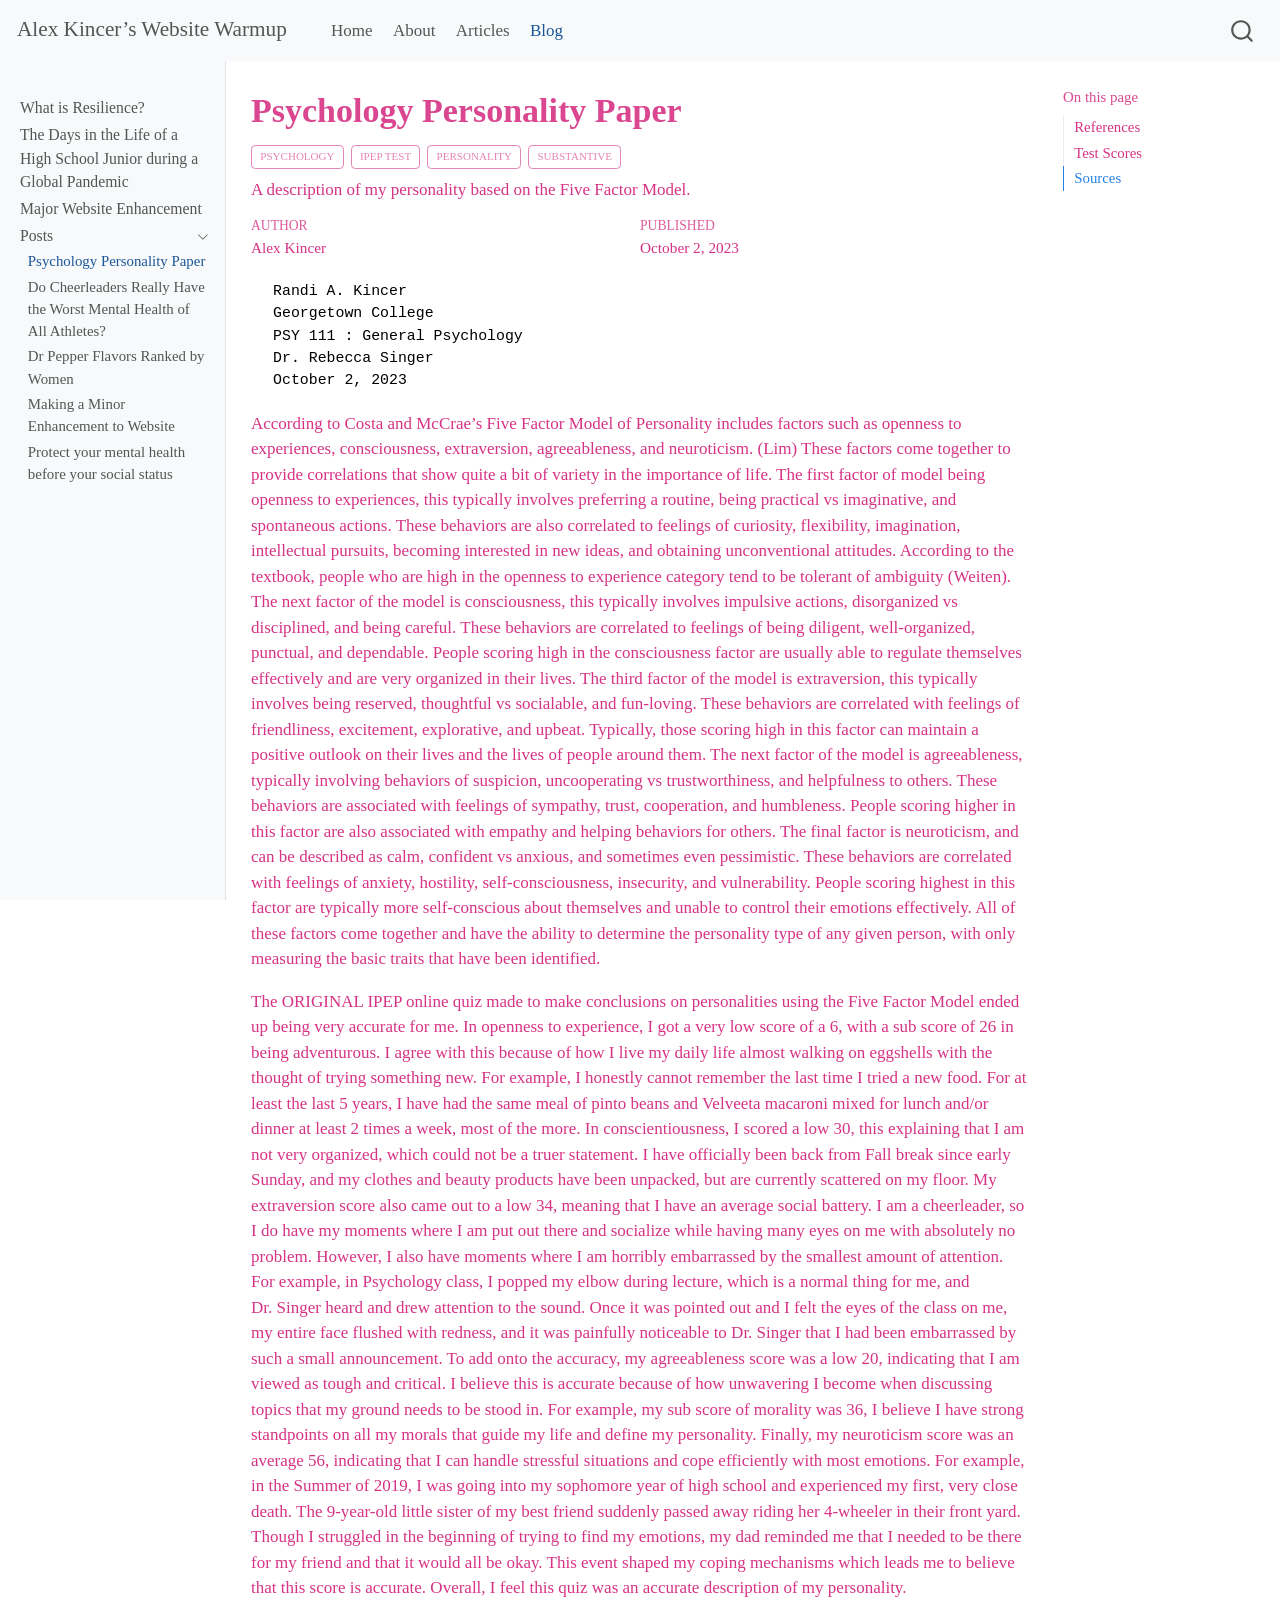
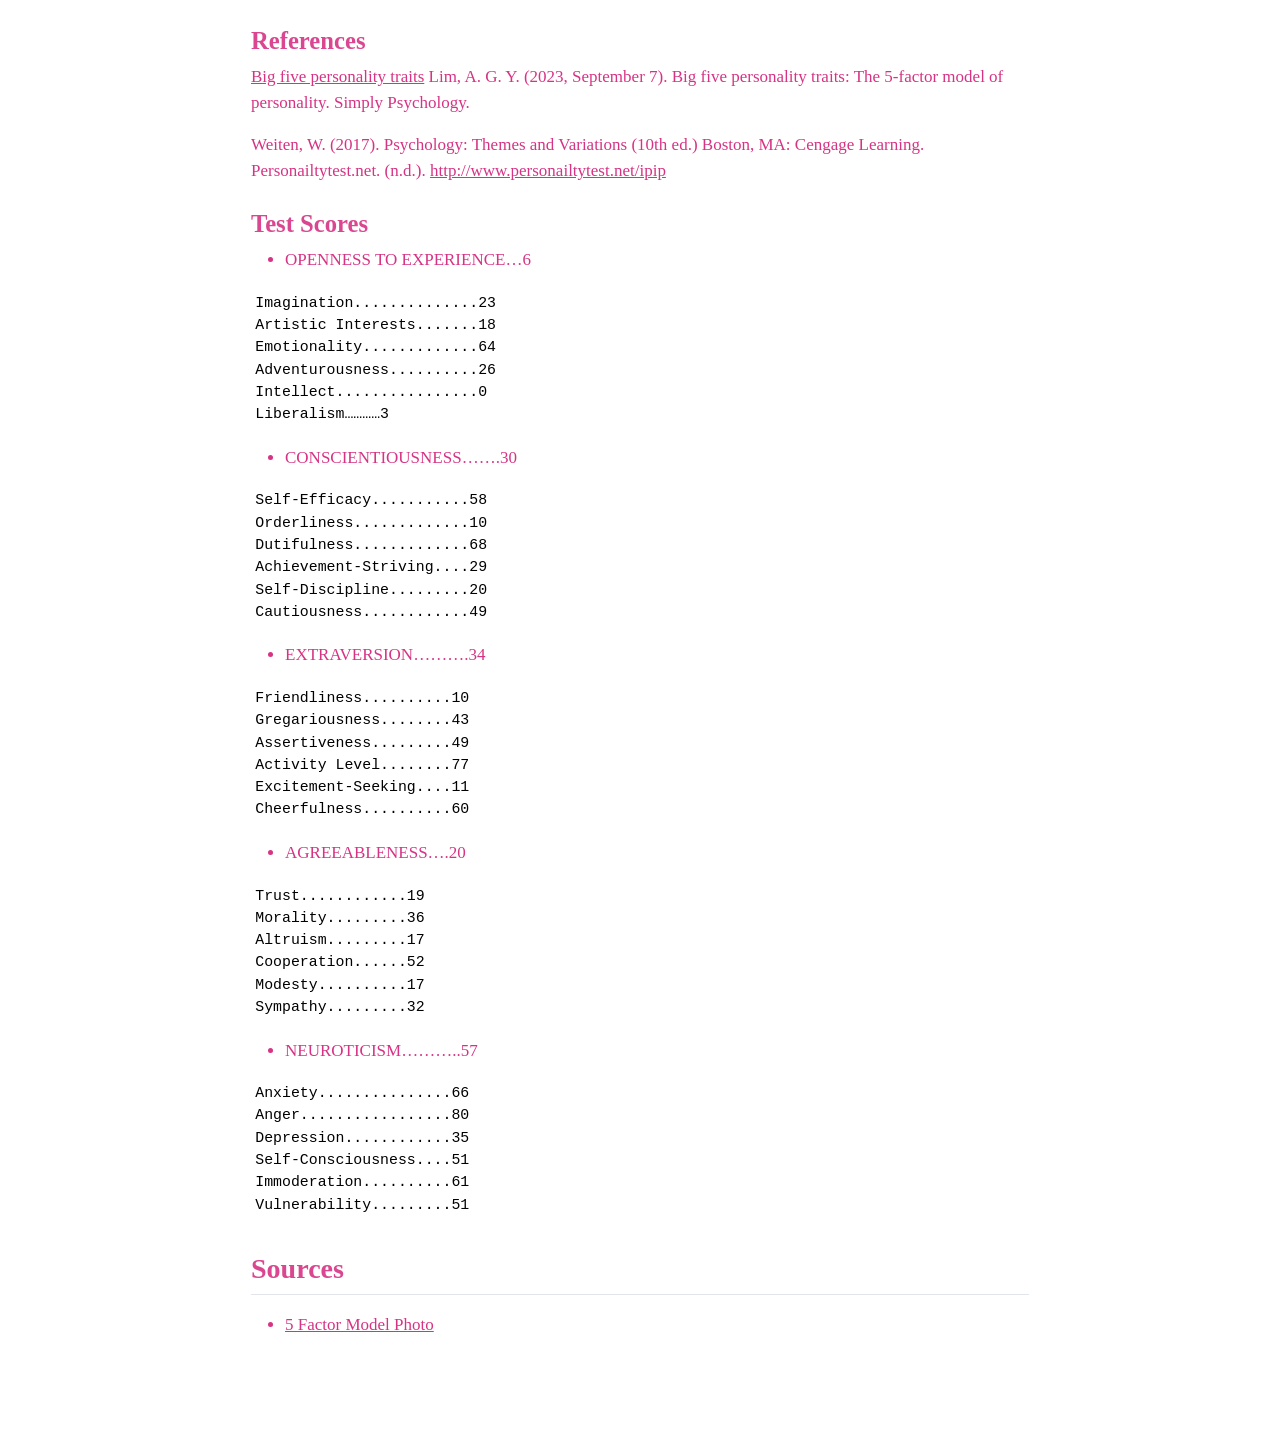
<file: docs/posts/5-Factor-Model-Personality-Paper/index.html>
<!DOCTYPE html>
<html xmlns="http://www.w3.org/1999/xhtml" lang="en" xml:lang="en"><head>

<meta charset="utf-8">
<meta name="generator" content="quarto-1.3.450">

<meta name="viewport" content="width=device-width, initial-scale=1.0, user-scalable=yes">

<meta name="author" content="Alex Kincer">
<meta name="dcterms.date" content="2023-10-02">
<meta name="description" content="A description of my personality based on the Five Factor Model.">

<title>Alex Kincer’s Website Warmup - Psychology Personality Paper</title>
<style>
code{white-space: pre-wrap;}
span.smallcaps{font-variant: small-caps;}
div.columns{display: flex; gap: min(4vw, 1.5em);}
div.column{flex: auto; overflow-x: auto;}
div.hanging-indent{margin-left: 1.5em; text-indent: -1.5em;}
ul.task-list{list-style: none;}
ul.task-list li input[type="checkbox"] {
  width: 0.8em;
  margin: 0 0.8em 0.2em -1em; /* quarto-specific, see https://github.com/quarto-dev/quarto-cli/issues/4556 */ 
  vertical-align: middle;
}
</style>


<script src="../../site_libs/quarto-nav/quarto-nav.js"></script>
<script src="../../site_libs/quarto-nav/headroom.min.js"></script>
<script src="../../site_libs/clipboard/clipboard.min.js"></script>
<script src="../../site_libs/quarto-search/autocomplete.umd.js"></script>
<script src="../../site_libs/quarto-search/fuse.min.js"></script>
<script src="../../site_libs/quarto-search/quarto-search.js"></script>
<meta name="quarto:offset" content="../../">
<script src="../../site_libs/quarto-html/quarto.js"></script>
<script src="../../site_libs/quarto-html/popper.min.js"></script>
<script src="../../site_libs/quarto-html/tippy.umd.min.js"></script>
<script src="../../site_libs/quarto-html/anchor.min.js"></script>
<link href="../../site_libs/quarto-html/tippy.css" rel="stylesheet">
<link href="../../site_libs/quarto-html/quarto-syntax-highlighting.css" rel="stylesheet" id="quarto-text-highlighting-styles">
<script src="../../site_libs/bootstrap/bootstrap.min.js"></script>
<link href="../../site_libs/bootstrap/bootstrap-icons.css" rel="stylesheet">
<link href="../../site_libs/bootstrap/bootstrap.min.css" rel="stylesheet" id="quarto-bootstrap" data-mode="light">
<script id="quarto-search-options" type="application/json">{
  "location": "navbar",
  "copy-button": false,
  "collapse-after": 3,
  "panel-placement": "end",
  "type": "overlay",
  "limit": 20,
  "language": {
    "search-no-results-text": "No results",
    "search-matching-documents-text": "matching documents",
    "search-copy-link-title": "Copy link to search",
    "search-hide-matches-text": "Hide additional matches",
    "search-more-match-text": "more match in this document",
    "search-more-matches-text": "more matches in this document",
    "search-clear-button-title": "Clear",
    "search-detached-cancel-button-title": "Cancel",
    "search-submit-button-title": "Submit",
    "search-label": "Search"
  }
}</script>


<link rel="stylesheet" href="../../styles.css">
</head>

<body class="nav-sidebar docked nav-fixed">

<div id="quarto-search-results"></div>
  <header id="quarto-header" class="headroom fixed-top">
    <nav class="navbar navbar-expand-lg navbar-dark ">
      <div class="navbar-container container-fluid">
      <div class="navbar-brand-container">
    <a class="navbar-brand" href="../../index.html">
    <span class="navbar-title">Alex Kincer’s Website Warmup</span>
    </a>
  </div>
            <div id="quarto-search" class="" title="Search"></div>
          <button class="navbar-toggler" type="button" data-bs-toggle="collapse" data-bs-target="#navbarCollapse" aria-controls="navbarCollapse" aria-expanded="false" aria-label="Toggle navigation" onclick="if (window.quartoToggleHeadroom) { window.quartoToggleHeadroom(); }">
  <span class="navbar-toggler-icon"></span>
</button>
          <div class="collapse navbar-collapse" id="navbarCollapse">
            <ul class="navbar-nav navbar-nav-scroll me-auto">
  <li class="nav-item">
    <a class="nav-link" href="../../index.html" rel="" target="">
 <span class="menu-text">Home</span></a>
  </li>  
  <li class="nav-item">
    <a class="nav-link" href="../../about.html" rel="" target="">
 <span class="menu-text">About</span></a>
  </li>  
  <li class="nav-item">
    <a class="nav-link" href="../../articles/index.html" rel="" target="">
 <span class="menu-text">Articles</span></a>
  </li>  
  <li class="nav-item">
    <a class="nav-link active" href="../../posts/index.html" rel="" target="" aria-current="page">
 <span class="menu-text">Blog</span></a>
  </li>  
</ul>
            <div class="quarto-navbar-tools ms-auto">
</div>
          </div> <!-- /navcollapse -->
      </div> <!-- /container-fluid -->
    </nav>
  <nav class="quarto-secondary-nav">
    <div class="container-fluid d-flex">
      <button type="button" class="quarto-btn-toggle btn" data-bs-toggle="collapse" data-bs-target="#quarto-sidebar,#quarto-sidebar-glass" aria-controls="quarto-sidebar" aria-expanded="false" aria-label="Toggle sidebar navigation" onclick="if (window.quartoToggleHeadroom) { window.quartoToggleHeadroom(); }">
        <i class="bi bi-layout-text-sidebar-reverse"></i>
      </button>
      <nav class="quarto-page-breadcrumbs" aria-label="breadcrumb"><ol class="breadcrumb"><li class="breadcrumb-item"><a href="../../posts/index.html">Posts</a></li><li class="breadcrumb-item"><a href="../../posts/5-Factor-Model-Personality-Paper/index.html">Psychology Personality Paper</a></li></ol></nav>
      <a class="flex-grow-1" role="button" data-bs-toggle="collapse" data-bs-target="#quarto-sidebar,#quarto-sidebar-glass" aria-controls="quarto-sidebar" aria-expanded="false" aria-label="Toggle sidebar navigation" onclick="if (window.quartoToggleHeadroom) { window.quartoToggleHeadroom(); }">      
      </a>
    </div>
  </nav>
</header>
<!-- content -->
<div id="quarto-content" class="quarto-container page-columns page-rows-contents page-layout-article page-navbar">
<!-- sidebar -->
  <nav id="quarto-sidebar" class="sidebar collapse collapse-horizontal sidebar-navigation docked overflow-auto">
    <div class="sidebar-menu-container"> 
    <ul class="list-unstyled mt-1">
        <li class="sidebar-item">
  <div class="sidebar-item-container"> 
  <a href="../../articles/article_01.html" class="sidebar-item-text sidebar-link">
 <span class="menu-text">What is Resilience?</span></a>
  </div>
</li>
        <li class="sidebar-item">
  <div class="sidebar-item-container"> 
  <a href="../../articles/article_02.html" class="sidebar-item-text sidebar-link">
 <span class="menu-text">The Days in the Life of a High School Junior during a Global Pandemic</span></a>
  </div>
</li>
        <li class="sidebar-item">
  <div class="sidebar-item-container"> 
  <a href="../../articles/article_03.html" class="sidebar-item-text sidebar-link">
 <span class="menu-text">Major Website Enhancement</span></a>
  </div>
</li>
        <li class="sidebar-item sidebar-item-section">
      <div class="sidebar-item-container"> 
            <a href="../../posts/index.html" class="sidebar-item-text sidebar-link">
 <span class="menu-text">Posts</span></a>
          <a class="sidebar-item-toggle text-start" data-bs-toggle="collapse" data-bs-target="#quarto-sidebar-section-1" aria-expanded="true" aria-label="Toggle section">
            <i class="bi bi-chevron-right ms-2"></i>
          </a> 
      </div>
      <ul id="quarto-sidebar-section-1" class="collapse list-unstyled sidebar-section depth1 show">  
          <li class="sidebar-item">
  <div class="sidebar-item-container"> 
  <a href="../../posts/5-Factor-Model-Personality-Paper/index.html" class="sidebar-item-text sidebar-link active">
 <span class="menu-text">Psychology Personality Paper</span></a>
  </div>
</li>
          <li class="sidebar-item">
  <div class="sidebar-item-container"> 
  <a href="../../posts/Cheerleading-Mental-Health/index.html" class="sidebar-item-text sidebar-link">
 <span class="menu-text">Do Cheerleaders Really Have the Worst Mental Health of All Athletes?</span></a>
  </div>
</li>
          <li class="sidebar-item">
  <div class="sidebar-item-container"> 
  <a href="../../posts/dr-pepper-ranking/index.html" class="sidebar-item-text sidebar-link">
 <span class="menu-text">Dr Pepper Flavors Ranked by Women</span></a>
  </div>
</li>
          <li class="sidebar-item">
  <div class="sidebar-item-container"> 
  <a href="../../posts/minor-coding-enhancement/index.html" class="sidebar-item-text sidebar-link">
 <span class="menu-text">Making a Minor Enhancement to Website</span></a>
  </div>
</li>
          <li class="sidebar-item">
  <div class="sidebar-item-container"> 
  <a href="../../posts/Protect your mental health before your social status/index.html" class="sidebar-item-text sidebar-link">
 <span class="menu-text">Protect your mental health before your social status</span></a>
  </div>
</li>
      </ul>
  </li>
    </ul>
    </div>
</nav>
<div id="quarto-sidebar-glass" data-bs-toggle="collapse" data-bs-target="#quarto-sidebar,#quarto-sidebar-glass"></div>
<!-- margin-sidebar -->
    <div id="quarto-margin-sidebar" class="sidebar margin-sidebar">
        <nav id="TOC" role="doc-toc" class="toc-active">
    <h2 id="toc-title">On this page</h2>
   
  <ul>
  <li><a href="#references" id="toc-references" class="nav-link active" data-scroll-target="#references">References</a></li>
  <li><a href="#test-scores" id="toc-test-scores" class="nav-link" data-scroll-target="#test-scores">Test Scores</a></li>
  <li><a href="#sources" id="toc-sources" class="nav-link" data-scroll-target="#sources">Sources</a></li>
  </ul>
</nav>
    </div>
<!-- main -->
<main class="content" id="quarto-document-content">

<header id="title-block-header" class="quarto-title-block default">
<div class="quarto-title">
<h1 class="title">Psychology Personality Paper</h1>
  <div class="quarto-categories">
    <div class="quarto-category">psychology</div>
    <div class="quarto-category">IPEP test</div>
    <div class="quarto-category">personality</div>
    <div class="quarto-category">substantive</div>
  </div>
  </div>

<div>
  <div class="description">
    A description of my personality based on the Five Factor Model.
  </div>
</div>


<div class="quarto-title-meta">

    <div>
    <div class="quarto-title-meta-heading">Author</div>
    <div class="quarto-title-meta-contents">
             <p>Alex Kincer </p>
          </div>
  </div>
    
    <div>
    <div class="quarto-title-meta-heading">Published</div>
    <div class="quarto-title-meta-contents">
      <p class="date">October 2, 2023</p>
    </div>
  </div>
  
    
  </div>
  

</header>

<pre><code>  Randi A. Kincer
  Georgetown College
  PSY 111 : General Psychology
  Dr. Rebecca Singer
  October 2, 2023</code></pre>
<p>According to Costa and McCrae’s Five Factor Model of Personality includes factors such as openness to experiences, consciousness, extraversion, agreeableness, and neuroticism. (Lim) These factors come together to provide correlations that show quite a bit of variety in the importance of life. The first factor of model being openness to experiences, this typically involves preferring a routine, being practical vs imaginative, and spontaneous actions. These behaviors are also correlated to feelings of curiosity, flexibility, imagination, intellectual pursuits, becoming interested in new ideas, and obtaining unconventional attitudes. According to the textbook, people who are high in the openness to experience category tend to be tolerant of ambiguity (Weiten). The next factor of the model is consciousness, this typically involves impulsive actions, disorganized vs disciplined, and being careful. These behaviors are correlated to feelings of being diligent, well-organized, punctual, and dependable. People scoring high in the consciousness factor are usually able to regulate themselves effectively and are very organized in their lives. The third factor of the model is extraversion, this typically involves being reserved, thoughtful vs socialable, and fun-loving. These behaviors are correlated with feelings of friendliness, excitement, explorative, and upbeat. Typically, those scoring high in this factor can maintain a positive outlook on their lives and the lives of people around them. The next factor of the model is agreeableness, typically involving behaviors of suspicion, uncooperating vs trustworthiness, and helpfulness to others. These behaviors are associated with feelings of sympathy, trust, cooperation, and humbleness. People scoring higher in this factor are also associated with empathy and helping behaviors for others. The final factor is neuroticism, and can be described as calm, confident vs anxious, and sometimes even pessimistic. These behaviors are correlated with feelings of anxiety, hostility, self-consciousness, insecurity, and vulnerability. People scoring highest in this factor are typically more self-conscious about themselves and unable to control their emotions effectively. All of these factors come together and have the ability to determine the personality type of any given person, with only measuring the basic traits that have been identified.</p>
<p>The ORIGINAL IPEP online quiz made to make conclusions on personalities using the Five Factor Model ended up being very accurate for me. In openness to experience, I got a very low score of a 6, with a sub score of 26 in being adventurous. I agree with this because of how I live my daily life almost walking on eggshells with the thought of trying something new. For example, I honestly cannot remember the last time I tried a new food. For at least the last 5 years, I have had the same meal of pinto beans and Velveeta macaroni mixed for lunch and/or dinner at least 2 times a week, most of the more. In conscientiousness, I scored a low 30, this explaining that I am not very organized, which could not be a truer statement. I have officially been back from Fall break since early Sunday, and my clothes and beauty products have been unpacked, but are currently scattered on my floor. My extraversion score also came out to a low 34, meaning that I have an average social battery. I am a cheerleader, so I do have my moments where I am put out there and socialize while having many eyes on me with absolutely no problem. However, I also have moments where I am horribly embarrassed by the smallest amount of attention. For example, in Psychology class, I popped my elbow during lecture, which is a normal thing for me, and Dr.&nbsp;Singer heard and drew attention to the sound. Once it was pointed out and I felt the eyes of the class on me, my entire face flushed with redness, and it was painfully noticeable to Dr.&nbsp;Singer that I had been embarrassed by such a small announcement. To add onto the accuracy, my agreeableness score was a low 20, indicating that I am viewed as tough and critical. I believe this is accurate because of how unwavering I become when discussing topics that my ground needs to be stood in. For example, my sub score of morality was 36, I believe I have strong standpoints on all my morals that guide my life and define my personality. Finally, my neuroticism score was an average 56, indicating that I can handle stressful situations and cope efficiently with most emotions. For example, in the Summer of 2019, I was going into my sophomore year of high school and experienced my first, very close death. The 9-year-old little sister of my best friend suddenly passed away riding her 4-wheeler in their front yard. Though I struggled in the beginning of trying to find my emotions, my dad reminded me that I needed to be there for my friend and that it would all be okay. This event shaped my coping mechanisms which leads me to believe that this score is accurate. Overall, I feel this quiz was an accurate description of my personality.</p>
<section id="references" class="level3">
<h3 class="anchored" data-anchor-id="references">References</h3>
<p><a href="https://www.simplypsychology.org/big-five-personality.html">Big five personality traits</a> Lim, A. G. Y. (2023, September 7). Big five personality traits: The 5-factor model of personality. Simply Psychology.</p>
<p>Weiten, W. (2017). Psychology: Themes and Variations (10th ed.) Boston, MA: Cengage Learning. Personailtytest.net. (n.d.). <a href="http://www.personailtytest.net/ipip" class="uri">http://www.personailtytest.net/ipip</a>  </p>
</section>
<section id="test-scores" class="level3">
<h3 class="anchored" data-anchor-id="test-scores">Test Scores</h3>
<ul>
<li>OPENNESS TO EXPERIENCE…6</li>
</ul>
<pre><code>Imagination..............23
Artistic Interests.......18
Emotionality.............64
Adventurousness..........26
Intellect................0
Liberalism…………3</code></pre>
<ul>
<li>CONSCIENTIOUSNESS…….30</li>
</ul>
<pre><code>Self-Efficacy...........58
Orderliness.............10
Dutifulness.............68
Achievement-Striving....29
Self-Discipline.........20
Cautiousness............49</code></pre>
<ul>
<li>EXTRAVERSION……….34</li>
</ul>
<pre><code>Friendliness..........10
Gregariousness........43
Assertiveness.........49
Activity Level........77
Excitement-Seeking....11
Cheerfulness..........60</code></pre>
<ul>
<li>AGREEABLENESS….20</li>
</ul>
<pre><code>Trust............19
Morality.........36
Altruism.........17
Cooperation......52
Modesty..........17
Sympathy.........32</code></pre>
<ul>
<li>NEUROTICISM………..57</li>
</ul>
<pre><code>Anxiety...............66
Anger.................80
Depression............35
Self-Consciousness....51
Immoderation..........61
Vulnerability.........51</code></pre>
</section>
<section id="sources" class="level2">
<h2 class="anchored" data-anchor-id="sources">Sources</h2>
<ul>
<li><a href="https://logwrangler.com/northland/costa-and-mccrae-big-five-pdf.php">5 Factor Model Photo</a></li>
</ul>


</section>

</main> <!-- /main -->
<script id="quarto-html-after-body" type="application/javascript">
window.document.addEventListener("DOMContentLoaded", function (event) {
  const toggleBodyColorMode = (bsSheetEl) => {
    const mode = bsSheetEl.getAttribute("data-mode");
    const bodyEl = window.document.querySelector("body");
    if (mode === "dark") {
      bodyEl.classList.add("quarto-dark");
      bodyEl.classList.remove("quarto-light");
    } else {
      bodyEl.classList.add("quarto-light");
      bodyEl.classList.remove("quarto-dark");
    }
  }
  const toggleBodyColorPrimary = () => {
    const bsSheetEl = window.document.querySelector("link#quarto-bootstrap");
    if (bsSheetEl) {
      toggleBodyColorMode(bsSheetEl);
    }
  }
  toggleBodyColorPrimary();  
  const icon = "";
  const anchorJS = new window.AnchorJS();
  anchorJS.options = {
    placement: 'right',
    icon: icon
  };
  anchorJS.add('.anchored');
  const isCodeAnnotation = (el) => {
    for (const clz of el.classList) {
      if (clz.startsWith('code-annotation-')) {                     
        return true;
      }
    }
    return false;
  }
  const clipboard = new window.ClipboardJS('.code-copy-button', {
    text: function(trigger) {
      const codeEl = trigger.previousElementSibling.cloneNode(true);
      for (const childEl of codeEl.children) {
        if (isCodeAnnotation(childEl)) {
          childEl.remove();
        }
      }
      return codeEl.innerText;
    }
  });
  clipboard.on('success', function(e) {
    // button target
    const button = e.trigger;
    // don't keep focus
    button.blur();
    // flash "checked"
    button.classList.add('code-copy-button-checked');
    var currentTitle = button.getAttribute("title");
    button.setAttribute("title", "Copied!");
    let tooltip;
    if (window.bootstrap) {
      button.setAttribute("data-bs-toggle", "tooltip");
      button.setAttribute("data-bs-placement", "left");
      button.setAttribute("data-bs-title", "Copied!");
      tooltip = new bootstrap.Tooltip(button, 
        { trigger: "manual", 
          customClass: "code-copy-button-tooltip",
          offset: [0, -8]});
      tooltip.show();    
    }
    setTimeout(function() {
      if (tooltip) {
        tooltip.hide();
        button.removeAttribute("data-bs-title");
        button.removeAttribute("data-bs-toggle");
        button.removeAttribute("data-bs-placement");
      }
      button.setAttribute("title", currentTitle);
      button.classList.remove('code-copy-button-checked');
    }, 1000);
    // clear code selection
    e.clearSelection();
  });
  function tippyHover(el, contentFn) {
    const config = {
      allowHTML: true,
      content: contentFn,
      maxWidth: 500,
      delay: 100,
      arrow: false,
      appendTo: function(el) {
          return el.parentElement;
      },
      interactive: true,
      interactiveBorder: 10,
      theme: 'quarto',
      placement: 'bottom-start'
    };
    window.tippy(el, config); 
  }
  const noterefs = window.document.querySelectorAll('a[role="doc-noteref"]');
  for (var i=0; i<noterefs.length; i++) {
    const ref = noterefs[i];
    tippyHover(ref, function() {
      // use id or data attribute instead here
      let href = ref.getAttribute('data-footnote-href') || ref.getAttribute('href');
      try { href = new URL(href).hash; } catch {}
      const id = href.replace(/^#\/?/, "");
      const note = window.document.getElementById(id);
      return note.innerHTML;
    });
  }
      let selectedAnnoteEl;
      const selectorForAnnotation = ( cell, annotation) => {
        let cellAttr = 'data-code-cell="' + cell + '"';
        let lineAttr = 'data-code-annotation="' +  annotation + '"';
        const selector = 'span[' + cellAttr + '][' + lineAttr + ']';
        return selector;
      }
      const selectCodeLines = (annoteEl) => {
        const doc = window.document;
        const targetCell = annoteEl.getAttribute("data-target-cell");
        const targetAnnotation = annoteEl.getAttribute("data-target-annotation");
        const annoteSpan = window.document.querySelector(selectorForAnnotation(targetCell, targetAnnotation));
        const lines = annoteSpan.getAttribute("data-code-lines").split(",");
        const lineIds = lines.map((line) => {
          return targetCell + "-" + line;
        })
        let top = null;
        let height = null;
        let parent = null;
        if (lineIds.length > 0) {
            //compute the position of the single el (top and bottom and make a div)
            const el = window.document.getElementById(lineIds[0]);
            top = el.offsetTop;
            height = el.offsetHeight;
            parent = el.parentElement.parentElement;
          if (lineIds.length > 1) {
            const lastEl = window.document.getElementById(lineIds[lineIds.length - 1]);
            const bottom = lastEl.offsetTop + lastEl.offsetHeight;
            height = bottom - top;
          }
          if (top !== null && height !== null && parent !== null) {
            // cook up a div (if necessary) and position it 
            let div = window.document.getElementById("code-annotation-line-highlight");
            if (div === null) {
              div = window.document.createElement("div");
              div.setAttribute("id", "code-annotation-line-highlight");
              div.style.position = 'absolute';
              parent.appendChild(div);
            }
            div.style.top = top - 2 + "px";
            div.style.height = height + 4 + "px";
            let gutterDiv = window.document.getElementById("code-annotation-line-highlight-gutter");
            if (gutterDiv === null) {
              gutterDiv = window.document.createElement("div");
              gutterDiv.setAttribute("id", "code-annotation-line-highlight-gutter");
              gutterDiv.style.position = 'absolute';
              const codeCell = window.document.getElementById(targetCell);
              const gutter = codeCell.querySelector('.code-annotation-gutter');
              gutter.appendChild(gutterDiv);
            }
            gutterDiv.style.top = top - 2 + "px";
            gutterDiv.style.height = height + 4 + "px";
          }
          selectedAnnoteEl = annoteEl;
        }
      };
      const unselectCodeLines = () => {
        const elementsIds = ["code-annotation-line-highlight", "code-annotation-line-highlight-gutter"];
        elementsIds.forEach((elId) => {
          const div = window.document.getElementById(elId);
          if (div) {
            div.remove();
          }
        });
        selectedAnnoteEl = undefined;
      };
      // Attach click handler to the DT
      const annoteDls = window.document.querySelectorAll('dt[data-target-cell]');
      for (const annoteDlNode of annoteDls) {
        annoteDlNode.addEventListener('click', (event) => {
          const clickedEl = event.target;
          if (clickedEl !== selectedAnnoteEl) {
            unselectCodeLines();
            const activeEl = window.document.querySelector('dt[data-target-cell].code-annotation-active');
            if (activeEl) {
              activeEl.classList.remove('code-annotation-active');
            }
            selectCodeLines(clickedEl);
            clickedEl.classList.add('code-annotation-active');
          } else {
            // Unselect the line
            unselectCodeLines();
            clickedEl.classList.remove('code-annotation-active');
          }
        });
      }
  const findCites = (el) => {
    const parentEl = el.parentElement;
    if (parentEl) {
      const cites = parentEl.dataset.cites;
      if (cites) {
        return {
          el,
          cites: cites.split(' ')
        };
      } else {
        return findCites(el.parentElement)
      }
    } else {
      return undefined;
    }
  };
  var bibliorefs = window.document.querySelectorAll('a[role="doc-biblioref"]');
  for (var i=0; i<bibliorefs.length; i++) {
    const ref = bibliorefs[i];
    const citeInfo = findCites(ref);
    if (citeInfo) {
      tippyHover(citeInfo.el, function() {
        var popup = window.document.createElement('div');
        citeInfo.cites.forEach(function(cite) {
          var citeDiv = window.document.createElement('div');
          citeDiv.classList.add('hanging-indent');
          citeDiv.classList.add('csl-entry');
          var biblioDiv = window.document.getElementById('ref-' + cite);
          if (biblioDiv) {
            citeDiv.innerHTML = biblioDiv.innerHTML;
          }
          popup.appendChild(citeDiv);
        });
        return popup.innerHTML;
      });
    }
  }
});
</script>
</div> <!-- /content -->



</body></html>
</file>
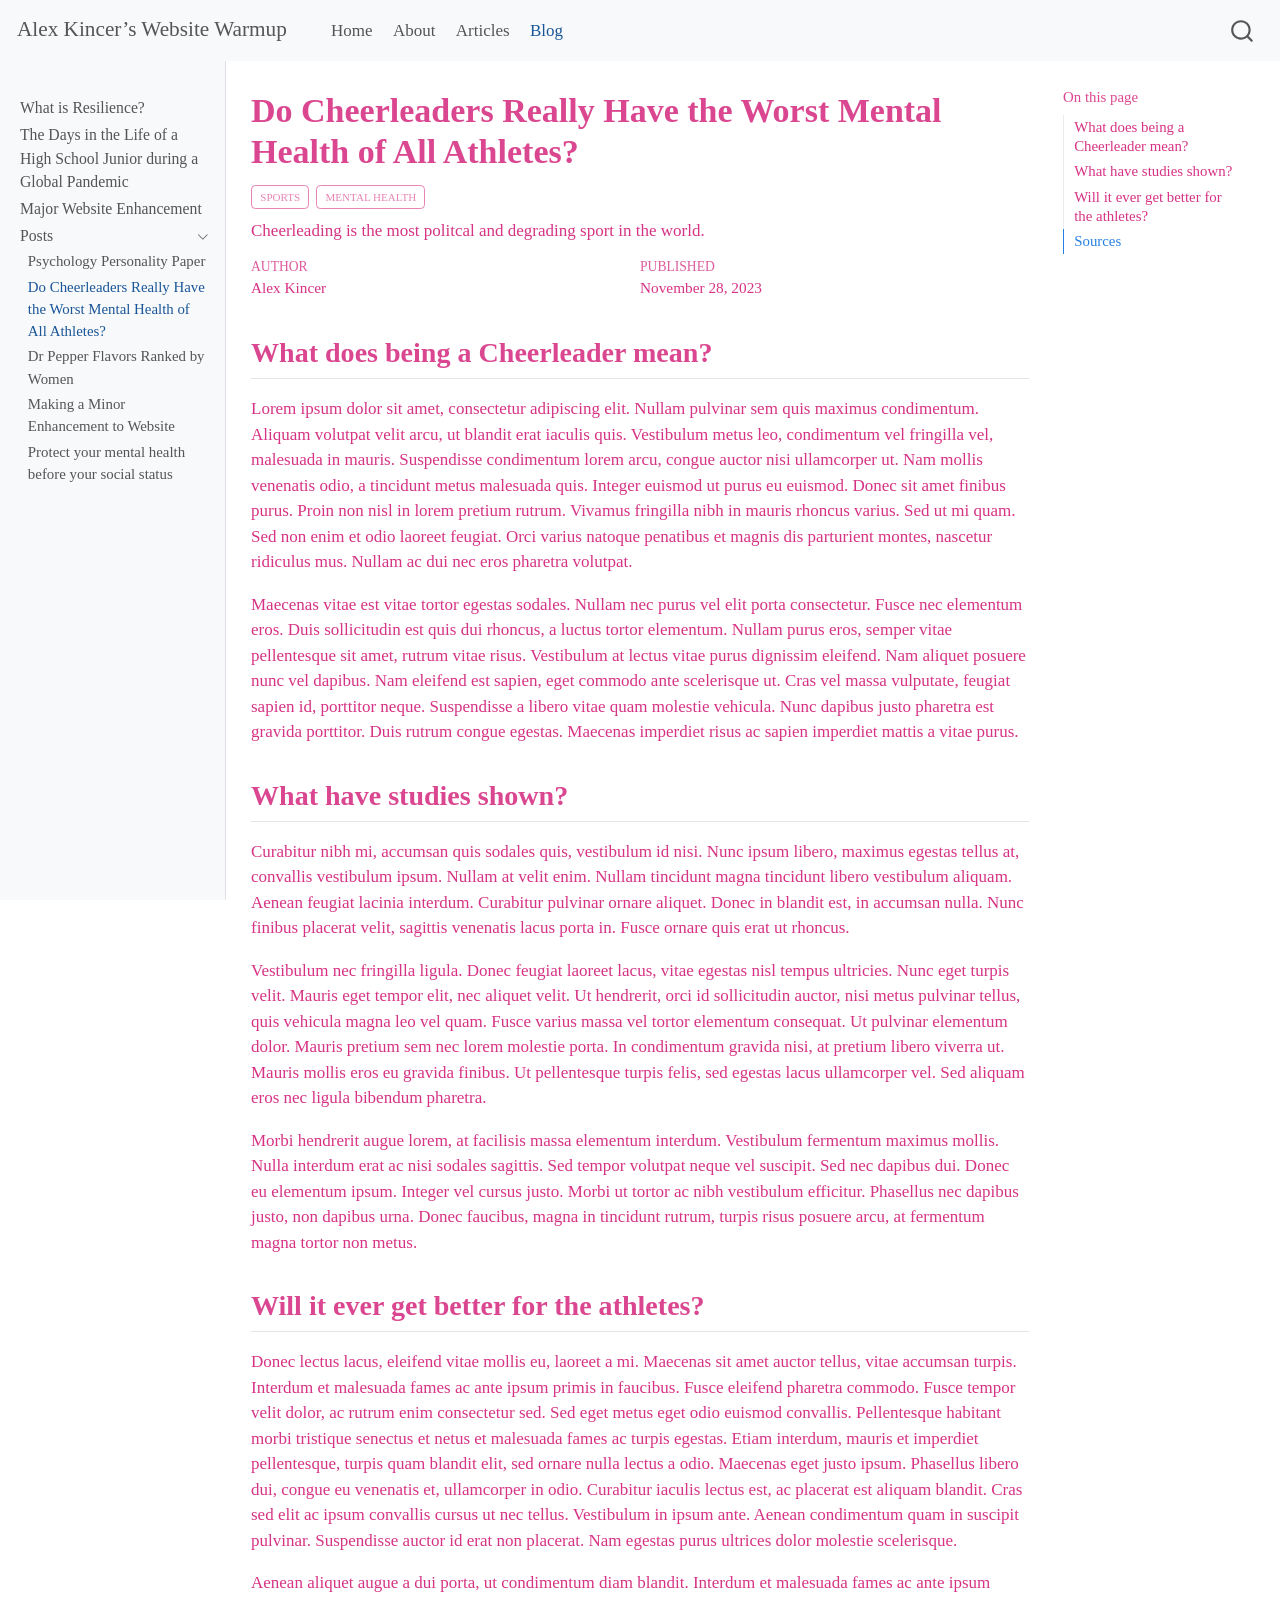
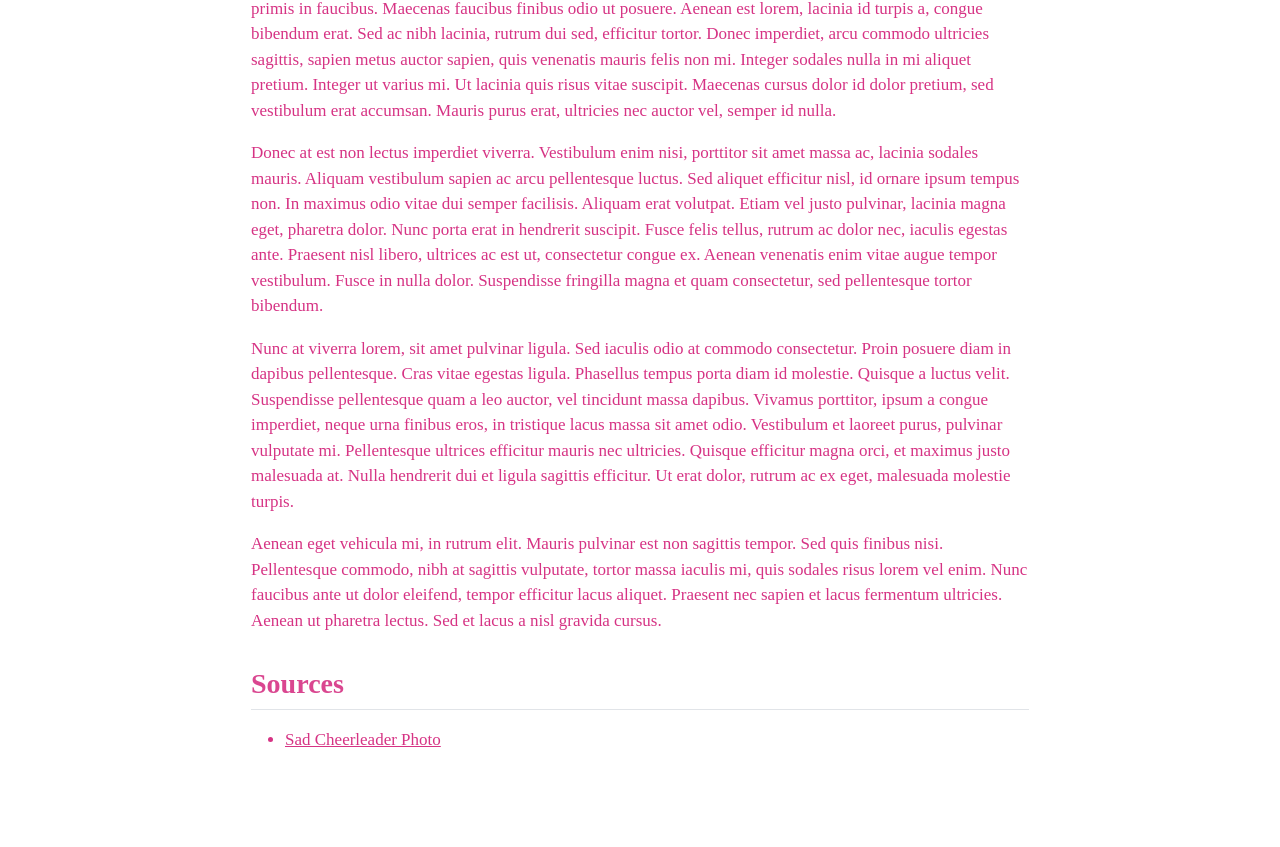
<file: docs/posts/Cheerleading-Mental-Health/index.html>
<!DOCTYPE html>
<html xmlns="http://www.w3.org/1999/xhtml" lang="en" xml:lang="en"><head>

<meta charset="utf-8">
<meta name="generator" content="quarto-1.3.450">

<meta name="viewport" content="width=device-width, initial-scale=1.0, user-scalable=yes">

<meta name="author" content="Alex Kincer">
<meta name="dcterms.date" content="2023-11-28">
<meta name="description" content="Cheerleading is the most politcal and degrading sport in the world.">

<title>Alex Kincer’s Website Warmup - Do Cheerleaders Really Have the Worst Mental Health of All Athletes?</title>
<style>
code{white-space: pre-wrap;}
span.smallcaps{font-variant: small-caps;}
div.columns{display: flex; gap: min(4vw, 1.5em);}
div.column{flex: auto; overflow-x: auto;}
div.hanging-indent{margin-left: 1.5em; text-indent: -1.5em;}
ul.task-list{list-style: none;}
ul.task-list li input[type="checkbox"] {
  width: 0.8em;
  margin: 0 0.8em 0.2em -1em; /* quarto-specific, see https://github.com/quarto-dev/quarto-cli/issues/4556 */ 
  vertical-align: middle;
}
</style>


<script src="../../site_libs/quarto-nav/quarto-nav.js"></script>
<script src="../../site_libs/quarto-nav/headroom.min.js"></script>
<script src="../../site_libs/clipboard/clipboard.min.js"></script>
<script src="../../site_libs/quarto-search/autocomplete.umd.js"></script>
<script src="../../site_libs/quarto-search/fuse.min.js"></script>
<script src="../../site_libs/quarto-search/quarto-search.js"></script>
<meta name="quarto:offset" content="../../">
<script src="../../site_libs/quarto-html/quarto.js"></script>
<script src="../../site_libs/quarto-html/popper.min.js"></script>
<script src="../../site_libs/quarto-html/tippy.umd.min.js"></script>
<script src="../../site_libs/quarto-html/anchor.min.js"></script>
<link href="../../site_libs/quarto-html/tippy.css" rel="stylesheet">
<link href="../../site_libs/quarto-html/quarto-syntax-highlighting.css" rel="stylesheet" id="quarto-text-highlighting-styles">
<script src="../../site_libs/bootstrap/bootstrap.min.js"></script>
<link href="../../site_libs/bootstrap/bootstrap-icons.css" rel="stylesheet">
<link href="../../site_libs/bootstrap/bootstrap.min.css" rel="stylesheet" id="quarto-bootstrap" data-mode="light">
<script id="quarto-search-options" type="application/json">{
  "location": "navbar",
  "copy-button": false,
  "collapse-after": 3,
  "panel-placement": "end",
  "type": "overlay",
  "limit": 20,
  "language": {
    "search-no-results-text": "No results",
    "search-matching-documents-text": "matching documents",
    "search-copy-link-title": "Copy link to search",
    "search-hide-matches-text": "Hide additional matches",
    "search-more-match-text": "more match in this document",
    "search-more-matches-text": "more matches in this document",
    "search-clear-button-title": "Clear",
    "search-detached-cancel-button-title": "Cancel",
    "search-submit-button-title": "Submit",
    "search-label": "Search"
  }
}</script>


<link rel="stylesheet" href="../../styles.css">
</head>

<body class="nav-sidebar docked nav-fixed">

<div id="quarto-search-results"></div>
  <header id="quarto-header" class="headroom fixed-top">
    <nav class="navbar navbar-expand-lg navbar-dark ">
      <div class="navbar-container container-fluid">
      <div class="navbar-brand-container">
    <a class="navbar-brand" href="../../index.html">
    <span class="navbar-title">Alex Kincer’s Website Warmup</span>
    </a>
  </div>
            <div id="quarto-search" class="" title="Search"></div>
          <button class="navbar-toggler" type="button" data-bs-toggle="collapse" data-bs-target="#navbarCollapse" aria-controls="navbarCollapse" aria-expanded="false" aria-label="Toggle navigation" onclick="if (window.quartoToggleHeadroom) { window.quartoToggleHeadroom(); }">
  <span class="navbar-toggler-icon"></span>
</button>
          <div class="collapse navbar-collapse" id="navbarCollapse">
            <ul class="navbar-nav navbar-nav-scroll me-auto">
  <li class="nav-item">
    <a class="nav-link" href="../../index.html" rel="" target="">
 <span class="menu-text">Home</span></a>
  </li>  
  <li class="nav-item">
    <a class="nav-link" href="../../about.html" rel="" target="">
 <span class="menu-text">About</span></a>
  </li>  
  <li class="nav-item">
    <a class="nav-link" href="../../articles/index.html" rel="" target="">
 <span class="menu-text">Articles</span></a>
  </li>  
  <li class="nav-item">
    <a class="nav-link active" href="../../posts/index.html" rel="" target="" aria-current="page">
 <span class="menu-text">Blog</span></a>
  </li>  
</ul>
            <div class="quarto-navbar-tools ms-auto">
</div>
          </div> <!-- /navcollapse -->
      </div> <!-- /container-fluid -->
    </nav>
  <nav class="quarto-secondary-nav">
    <div class="container-fluid d-flex">
      <button type="button" class="quarto-btn-toggle btn" data-bs-toggle="collapse" data-bs-target="#quarto-sidebar,#quarto-sidebar-glass" aria-controls="quarto-sidebar" aria-expanded="false" aria-label="Toggle sidebar navigation" onclick="if (window.quartoToggleHeadroom) { window.quartoToggleHeadroom(); }">
        <i class="bi bi-layout-text-sidebar-reverse"></i>
      </button>
      <nav class="quarto-page-breadcrumbs" aria-label="breadcrumb"><ol class="breadcrumb"><li class="breadcrumb-item"><a href="../../posts/index.html">Posts</a></li><li class="breadcrumb-item"><a href="../../posts/Cheerleading-Mental-Health/index.html">Do Cheerleaders Really Have the Worst Mental Health of All Athletes?</a></li></ol></nav>
      <a class="flex-grow-1" role="button" data-bs-toggle="collapse" data-bs-target="#quarto-sidebar,#quarto-sidebar-glass" aria-controls="quarto-sidebar" aria-expanded="false" aria-label="Toggle sidebar navigation" onclick="if (window.quartoToggleHeadroom) { window.quartoToggleHeadroom(); }">      
      </a>
    </div>
  </nav>
</header>
<!-- content -->
<div id="quarto-content" class="quarto-container page-columns page-rows-contents page-layout-article page-navbar">
<!-- sidebar -->
  <nav id="quarto-sidebar" class="sidebar collapse collapse-horizontal sidebar-navigation docked overflow-auto">
    <div class="sidebar-menu-container"> 
    <ul class="list-unstyled mt-1">
        <li class="sidebar-item">
  <div class="sidebar-item-container"> 
  <a href="../../articles/article_01.html" class="sidebar-item-text sidebar-link">
 <span class="menu-text">What is Resilience?</span></a>
  </div>
</li>
        <li class="sidebar-item">
  <div class="sidebar-item-container"> 
  <a href="../../articles/article_02.html" class="sidebar-item-text sidebar-link">
 <span class="menu-text">The Days in the Life of a High School Junior during a Global Pandemic</span></a>
  </div>
</li>
        <li class="sidebar-item">
  <div class="sidebar-item-container"> 
  <a href="../../articles/article_03.html" class="sidebar-item-text sidebar-link">
 <span class="menu-text">Major Website Enhancement</span></a>
  </div>
</li>
        <li class="sidebar-item sidebar-item-section">
      <div class="sidebar-item-container"> 
            <a href="../../posts/index.html" class="sidebar-item-text sidebar-link">
 <span class="menu-text">Posts</span></a>
          <a class="sidebar-item-toggle text-start" data-bs-toggle="collapse" data-bs-target="#quarto-sidebar-section-1" aria-expanded="true" aria-label="Toggle section">
            <i class="bi bi-chevron-right ms-2"></i>
          </a> 
      </div>
      <ul id="quarto-sidebar-section-1" class="collapse list-unstyled sidebar-section depth1 show">  
          <li class="sidebar-item">
  <div class="sidebar-item-container"> 
  <a href="../../posts/5-Factor-Model-Personality-Paper/index.html" class="sidebar-item-text sidebar-link">
 <span class="menu-text">Psychology Personality Paper</span></a>
  </div>
</li>
          <li class="sidebar-item">
  <div class="sidebar-item-container"> 
  <a href="../../posts/Cheerleading-Mental-Health/index.html" class="sidebar-item-text sidebar-link active">
 <span class="menu-text">Do Cheerleaders Really Have the Worst Mental Health of All Athletes?</span></a>
  </div>
</li>
          <li class="sidebar-item">
  <div class="sidebar-item-container"> 
  <a href="../../posts/dr-pepper-ranking/index.html" class="sidebar-item-text sidebar-link">
 <span class="menu-text">Dr Pepper Flavors Ranked by Women</span></a>
  </div>
</li>
          <li class="sidebar-item">
  <div class="sidebar-item-container"> 
  <a href="../../posts/minor-coding-enhancement/index.html" class="sidebar-item-text sidebar-link">
 <span class="menu-text">Making a Minor Enhancement to Website</span></a>
  </div>
</li>
          <li class="sidebar-item">
  <div class="sidebar-item-container"> 
  <a href="../../posts/Protect your mental health before your social status/index.html" class="sidebar-item-text sidebar-link">
 <span class="menu-text">Protect your mental health before your social status</span></a>
  </div>
</li>
      </ul>
  </li>
    </ul>
    </div>
</nav>
<div id="quarto-sidebar-glass" data-bs-toggle="collapse" data-bs-target="#quarto-sidebar,#quarto-sidebar-glass"></div>
<!-- margin-sidebar -->
    <div id="quarto-margin-sidebar" class="sidebar margin-sidebar">
        <nav id="TOC" role="doc-toc" class="toc-active">
    <h2 id="toc-title">On this page</h2>
   
  <ul>
  <li><a href="#what-does-being-a-cheerleader-mean" id="toc-what-does-being-a-cheerleader-mean" class="nav-link active" data-scroll-target="#what-does-being-a-cheerleader-mean">What does being a Cheerleader mean?</a></li>
  <li><a href="#what-have-studies-shown" id="toc-what-have-studies-shown" class="nav-link" data-scroll-target="#what-have-studies-shown">What have studies shown?</a></li>
  <li><a href="#will-it-ever-get-better-for-the-athletes" id="toc-will-it-ever-get-better-for-the-athletes" class="nav-link" data-scroll-target="#will-it-ever-get-better-for-the-athletes">Will it ever get better for the athletes?</a></li>
  <li><a href="#sources" id="toc-sources" class="nav-link" data-scroll-target="#sources">Sources</a></li>
  </ul>
</nav>
    </div>
<!-- main -->
<main class="content" id="quarto-document-content">

<header id="title-block-header" class="quarto-title-block default">
<div class="quarto-title">
<h1 class="title">Do Cheerleaders Really Have the Worst Mental Health of All Athletes?</h1>
  <div class="quarto-categories">
    <div class="quarto-category">Sports</div>
    <div class="quarto-category">mental health</div>
  </div>
  </div>

<div>
  <div class="description">
    Cheerleading is the most politcal and degrading sport in the world.
  </div>
</div>


<div class="quarto-title-meta">

    <div>
    <div class="quarto-title-meta-heading">Author</div>
    <div class="quarto-title-meta-contents">
             <p>Alex Kincer </p>
          </div>
  </div>
    
    <div>
    <div class="quarto-title-meta-heading">Published</div>
    <div class="quarto-title-meta-contents">
      <p class="date">November 28, 2023</p>
    </div>
  </div>
  
    
  </div>
  

</header>

<section id="what-does-being-a-cheerleader-mean" class="level2">
<h2 class="anchored" data-anchor-id="what-does-being-a-cheerleader-mean">What does being a Cheerleader mean?</h2>
<p>Lorem ipsum dolor sit amet, consectetur adipiscing elit. Nullam pulvinar sem quis maximus condimentum. Aliquam volutpat velit arcu, ut blandit erat iaculis quis. Vestibulum metus leo, condimentum vel fringilla vel, malesuada in mauris. Suspendisse condimentum lorem arcu, congue auctor nisi ullamcorper ut. Nam mollis venenatis odio, a tincidunt metus malesuada quis. Integer euismod ut purus eu euismod. Donec sit amet finibus purus. Proin non nisl in lorem pretium rutrum. Vivamus fringilla nibh in mauris rhoncus varius. Sed ut mi quam. Sed non enim et odio laoreet feugiat. Orci varius natoque penatibus et magnis dis parturient montes, nascetur ridiculus mus. Nullam ac dui nec eros pharetra volutpat.</p>
<p>Maecenas vitae est vitae tortor egestas sodales. Nullam nec purus vel elit porta consectetur. Fusce nec elementum eros. Duis sollicitudin est quis dui rhoncus, a luctus tortor elementum. Nullam purus eros, semper vitae pellentesque sit amet, rutrum vitae risus. Vestibulum at lectus vitae purus dignissim eleifend. Nam aliquet posuere nunc vel dapibus. Nam eleifend est sapien, eget commodo ante scelerisque ut. Cras vel massa vulputate, feugiat sapien id, porttitor neque. Suspendisse a libero vitae quam molestie vehicula. Nunc dapibus justo pharetra est gravida porttitor. Duis rutrum congue egestas. Maecenas imperdiet risus ac sapien imperdiet mattis a vitae purus.</p>
</section>
<section id="what-have-studies-shown" class="level2">
<h2 class="anchored" data-anchor-id="what-have-studies-shown">What have studies shown?</h2>
<p>Curabitur nibh mi, accumsan quis sodales quis, vestibulum id nisi. Nunc ipsum libero, maximus egestas tellus at, convallis vestibulum ipsum. Nullam at velit enim. Nullam tincidunt magna tincidunt libero vestibulum aliquam. Aenean feugiat lacinia interdum. Curabitur pulvinar ornare aliquet. Donec in blandit est, in accumsan nulla. Nunc finibus placerat velit, sagittis venenatis lacus porta in. Fusce ornare quis erat ut rhoncus.</p>
<p>Vestibulum nec fringilla ligula. Donec feugiat laoreet lacus, vitae egestas nisl tempus ultricies. Nunc eget turpis velit. Mauris eget tempor elit, nec aliquet velit. Ut hendrerit, orci id sollicitudin auctor, nisi metus pulvinar tellus, quis vehicula magna leo vel quam. Fusce varius massa vel tortor elementum consequat. Ut pulvinar elementum dolor. Mauris pretium sem nec lorem molestie porta. In condimentum gravida nisi, at pretium libero viverra ut. Mauris mollis eros eu gravida finibus. Ut pellentesque turpis felis, sed egestas lacus ullamcorper vel. Sed aliquam eros nec ligula bibendum pharetra.</p>
<p>Morbi hendrerit augue lorem, at facilisis massa elementum interdum. Vestibulum fermentum maximus mollis. Nulla interdum erat ac nisi sodales sagittis. Sed tempor volutpat neque vel suscipit. Sed nec dapibus dui. Donec eu elementum ipsum. Integer vel cursus justo. Morbi ut tortor ac nibh vestibulum efficitur. Phasellus nec dapibus justo, non dapibus urna. Donec faucibus, magna in tincidunt rutrum, turpis risus posuere arcu, at fermentum magna tortor non metus.</p>
</section>
<section id="will-it-ever-get-better-for-the-athletes" class="level2">
<h2 class="anchored" data-anchor-id="will-it-ever-get-better-for-the-athletes">Will it ever get better for the athletes?</h2>
<p>Donec lectus lacus, eleifend vitae mollis eu, laoreet a mi. Maecenas sit amet auctor tellus, vitae accumsan turpis. Interdum et malesuada fames ac ante ipsum primis in faucibus. Fusce eleifend pharetra commodo. Fusce tempor velit dolor, ac rutrum enim consectetur sed. Sed eget metus eget odio euismod convallis. Pellentesque habitant morbi tristique senectus et netus et malesuada fames ac turpis egestas. Etiam interdum, mauris et imperdiet pellentesque, turpis quam blandit elit, sed ornare nulla lectus a odio. Maecenas eget justo ipsum. Phasellus libero dui, congue eu venenatis et, ullamcorper in odio. Curabitur iaculis lectus est, ac placerat est aliquam blandit. Cras sed elit ac ipsum convallis cursus ut nec tellus. Vestibulum in ipsum ante. Aenean condimentum quam in suscipit pulvinar. Suspendisse auctor id erat non placerat. Nam egestas purus ultrices dolor molestie scelerisque.</p>
<p>Aenean aliquet augue a dui porta, ut condimentum diam blandit. Interdum et malesuada fames ac ante ipsum primis in faucibus. Maecenas faucibus finibus odio ut posuere. Aenean est lorem, lacinia id turpis a, congue bibendum erat. Sed ac nibh lacinia, rutrum dui sed, efficitur tortor. Donec imperdiet, arcu commodo ultricies sagittis, sapien metus auctor sapien, quis venenatis mauris felis non mi. Integer sodales nulla in mi aliquet pretium. Integer ut varius mi. Ut lacinia quis risus vitae suscipit. Maecenas cursus dolor id dolor pretium, sed vestibulum erat accumsan. Mauris purus erat, ultricies nec auctor vel, semper id nulla.</p>
<p>Donec at est non lectus imperdiet viverra. Vestibulum enim nisi, porttitor sit amet massa ac, lacinia sodales mauris. Aliquam vestibulum sapien ac arcu pellentesque luctus. Sed aliquet efficitur nisl, id ornare ipsum tempus non. In maximus odio vitae dui semper facilisis. Aliquam erat volutpat. Etiam vel justo pulvinar, lacinia magna eget, pharetra dolor. Nunc porta erat in hendrerit suscipit. Fusce felis tellus, rutrum ac dolor nec, iaculis egestas ante. Praesent nisl libero, ultrices ac est ut, consectetur congue ex. Aenean venenatis enim vitae augue tempor vestibulum. Fusce in nulla dolor. Suspendisse fringilla magna et quam consectetur, sed pellentesque tortor bibendum.</p>
<p>Nunc at viverra lorem, sit amet pulvinar ligula. Sed iaculis odio at commodo consectetur. Proin posuere diam in dapibus pellentesque. Cras vitae egestas ligula. Phasellus tempus porta diam id molestie. Quisque a luctus velit. Suspendisse pellentesque quam a leo auctor, vel tincidunt massa dapibus. Vivamus porttitor, ipsum a congue imperdiet, neque urna finibus eros, in tristique lacus massa sit amet odio. Vestibulum et laoreet purus, pulvinar vulputate mi. Pellentesque ultrices efficitur mauris nec ultricies. Quisque efficitur magna orci, et maximus justo malesuada at. Nulla hendrerit dui et ligula sagittis efficitur. Ut erat dolor, rutrum ac ex eget, malesuada molestie turpis.</p>
<p>Aenean eget vehicula mi, in rutrum elit. Mauris pulvinar est non sagittis tempor. Sed quis finibus nisi. Pellentesque commodo, nibh at sagittis vulputate, tortor massa iaculis mi, quis sodales risus lorem vel enim. Nunc faucibus ante ut dolor eleifend, tempor efficitur lacus aliquet. Praesent nec sapien et lacus fermentum ultricies. Aenean ut pharetra lectus. Sed et lacus a nisl gravida cursus.</p>
</section>
<section id="sources" class="level2">
<h2 class="anchored" data-anchor-id="sources">Sources</h2>
<ul>
<li><a href="file:///C:/Users/alexk/git/csc324/sad-cheerleader.html">Sad Cheerleader Photo</a></li>
</ul>


</section>

</main> <!-- /main -->
<script id="quarto-html-after-body" type="application/javascript">
window.document.addEventListener("DOMContentLoaded", function (event) {
  const toggleBodyColorMode = (bsSheetEl) => {
    const mode = bsSheetEl.getAttribute("data-mode");
    const bodyEl = window.document.querySelector("body");
    if (mode === "dark") {
      bodyEl.classList.add("quarto-dark");
      bodyEl.classList.remove("quarto-light");
    } else {
      bodyEl.classList.add("quarto-light");
      bodyEl.classList.remove("quarto-dark");
    }
  }
  const toggleBodyColorPrimary = () => {
    const bsSheetEl = window.document.querySelector("link#quarto-bootstrap");
    if (bsSheetEl) {
      toggleBodyColorMode(bsSheetEl);
    }
  }
  toggleBodyColorPrimary();  
  const icon = "";
  const anchorJS = new window.AnchorJS();
  anchorJS.options = {
    placement: 'right',
    icon: icon
  };
  anchorJS.add('.anchored');
  const isCodeAnnotation = (el) => {
    for (const clz of el.classList) {
      if (clz.startsWith('code-annotation-')) {                     
        return true;
      }
    }
    return false;
  }
  const clipboard = new window.ClipboardJS('.code-copy-button', {
    text: function(trigger) {
      const codeEl = trigger.previousElementSibling.cloneNode(true);
      for (const childEl of codeEl.children) {
        if (isCodeAnnotation(childEl)) {
          childEl.remove();
        }
      }
      return codeEl.innerText;
    }
  });
  clipboard.on('success', function(e) {
    // button target
    const button = e.trigger;
    // don't keep focus
    button.blur();
    // flash "checked"
    button.classList.add('code-copy-button-checked');
    var currentTitle = button.getAttribute("title");
    button.setAttribute("title", "Copied!");
    let tooltip;
    if (window.bootstrap) {
      button.setAttribute("data-bs-toggle", "tooltip");
      button.setAttribute("data-bs-placement", "left");
      button.setAttribute("data-bs-title", "Copied!");
      tooltip = new bootstrap.Tooltip(button, 
        { trigger: "manual", 
          customClass: "code-copy-button-tooltip",
          offset: [0, -8]});
      tooltip.show();    
    }
    setTimeout(function() {
      if (tooltip) {
        tooltip.hide();
        button.removeAttribute("data-bs-title");
        button.removeAttribute("data-bs-toggle");
        button.removeAttribute("data-bs-placement");
      }
      button.setAttribute("title", currentTitle);
      button.classList.remove('code-copy-button-checked');
    }, 1000);
    // clear code selection
    e.clearSelection();
  });
  function tippyHover(el, contentFn) {
    const config = {
      allowHTML: true,
      content: contentFn,
      maxWidth: 500,
      delay: 100,
      arrow: false,
      appendTo: function(el) {
          return el.parentElement;
      },
      interactive: true,
      interactiveBorder: 10,
      theme: 'quarto',
      placement: 'bottom-start'
    };
    window.tippy(el, config); 
  }
  const noterefs = window.document.querySelectorAll('a[role="doc-noteref"]');
  for (var i=0; i<noterefs.length; i++) {
    const ref = noterefs[i];
    tippyHover(ref, function() {
      // use id or data attribute instead here
      let href = ref.getAttribute('data-footnote-href') || ref.getAttribute('href');
      try { href = new URL(href).hash; } catch {}
      const id = href.replace(/^#\/?/, "");
      const note = window.document.getElementById(id);
      return note.innerHTML;
    });
  }
      let selectedAnnoteEl;
      const selectorForAnnotation = ( cell, annotation) => {
        let cellAttr = 'data-code-cell="' + cell + '"';
        let lineAttr = 'data-code-annotation="' +  annotation + '"';
        const selector = 'span[' + cellAttr + '][' + lineAttr + ']';
        return selector;
      }
      const selectCodeLines = (annoteEl) => {
        const doc = window.document;
        const targetCell = annoteEl.getAttribute("data-target-cell");
        const targetAnnotation = annoteEl.getAttribute("data-target-annotation");
        const annoteSpan = window.document.querySelector(selectorForAnnotation(targetCell, targetAnnotation));
        const lines = annoteSpan.getAttribute("data-code-lines").split(",");
        const lineIds = lines.map((line) => {
          return targetCell + "-" + line;
        })
        let top = null;
        let height = null;
        let parent = null;
        if (lineIds.length > 0) {
            //compute the position of the single el (top and bottom and make a div)
            const el = window.document.getElementById(lineIds[0]);
            top = el.offsetTop;
            height = el.offsetHeight;
            parent = el.parentElement.parentElement;
          if (lineIds.length > 1) {
            const lastEl = window.document.getElementById(lineIds[lineIds.length - 1]);
            const bottom = lastEl.offsetTop + lastEl.offsetHeight;
            height = bottom - top;
          }
          if (top !== null && height !== null && parent !== null) {
            // cook up a div (if necessary) and position it 
            let div = window.document.getElementById("code-annotation-line-highlight");
            if (div === null) {
              div = window.document.createElement("div");
              div.setAttribute("id", "code-annotation-line-highlight");
              div.style.position = 'absolute';
              parent.appendChild(div);
            }
            div.style.top = top - 2 + "px";
            div.style.height = height + 4 + "px";
            let gutterDiv = window.document.getElementById("code-annotation-line-highlight-gutter");
            if (gutterDiv === null) {
              gutterDiv = window.document.createElement("div");
              gutterDiv.setAttribute("id", "code-annotation-line-highlight-gutter");
              gutterDiv.style.position = 'absolute';
              const codeCell = window.document.getElementById(targetCell);
              const gutter = codeCell.querySelector('.code-annotation-gutter');
              gutter.appendChild(gutterDiv);
            }
            gutterDiv.style.top = top - 2 + "px";
            gutterDiv.style.height = height + 4 + "px";
          }
          selectedAnnoteEl = annoteEl;
        }
      };
      const unselectCodeLines = () => {
        const elementsIds = ["code-annotation-line-highlight", "code-annotation-line-highlight-gutter"];
        elementsIds.forEach((elId) => {
          const div = window.document.getElementById(elId);
          if (div) {
            div.remove();
          }
        });
        selectedAnnoteEl = undefined;
      };
      // Attach click handler to the DT
      const annoteDls = window.document.querySelectorAll('dt[data-target-cell]');
      for (const annoteDlNode of annoteDls) {
        annoteDlNode.addEventListener('click', (event) => {
          const clickedEl = event.target;
          if (clickedEl !== selectedAnnoteEl) {
            unselectCodeLines();
            const activeEl = window.document.querySelector('dt[data-target-cell].code-annotation-active');
            if (activeEl) {
              activeEl.classList.remove('code-annotation-active');
            }
            selectCodeLines(clickedEl);
            clickedEl.classList.add('code-annotation-active');
          } else {
            // Unselect the line
            unselectCodeLines();
            clickedEl.classList.remove('code-annotation-active');
          }
        });
      }
  const findCites = (el) => {
    const parentEl = el.parentElement;
    if (parentEl) {
      const cites = parentEl.dataset.cites;
      if (cites) {
        return {
          el,
          cites: cites.split(' ')
        };
      } else {
        return findCites(el.parentElement)
      }
    } else {
      return undefined;
    }
  };
  var bibliorefs = window.document.querySelectorAll('a[role="doc-biblioref"]');
  for (var i=0; i<bibliorefs.length; i++) {
    const ref = bibliorefs[i];
    const citeInfo = findCites(ref);
    if (citeInfo) {
      tippyHover(citeInfo.el, function() {
        var popup = window.document.createElement('div');
        citeInfo.cites.forEach(function(cite) {
          var citeDiv = window.document.createElement('div');
          citeDiv.classList.add('hanging-indent');
          citeDiv.classList.add('csl-entry');
          var biblioDiv = window.document.getElementById('ref-' + cite);
          if (biblioDiv) {
            citeDiv.innerHTML = biblioDiv.innerHTML;
          }
          popup.appendChild(citeDiv);
        });
        return popup.innerHTML;
      });
    }
  }
});
</script>
</div> <!-- /content -->



</body></html>
</file>
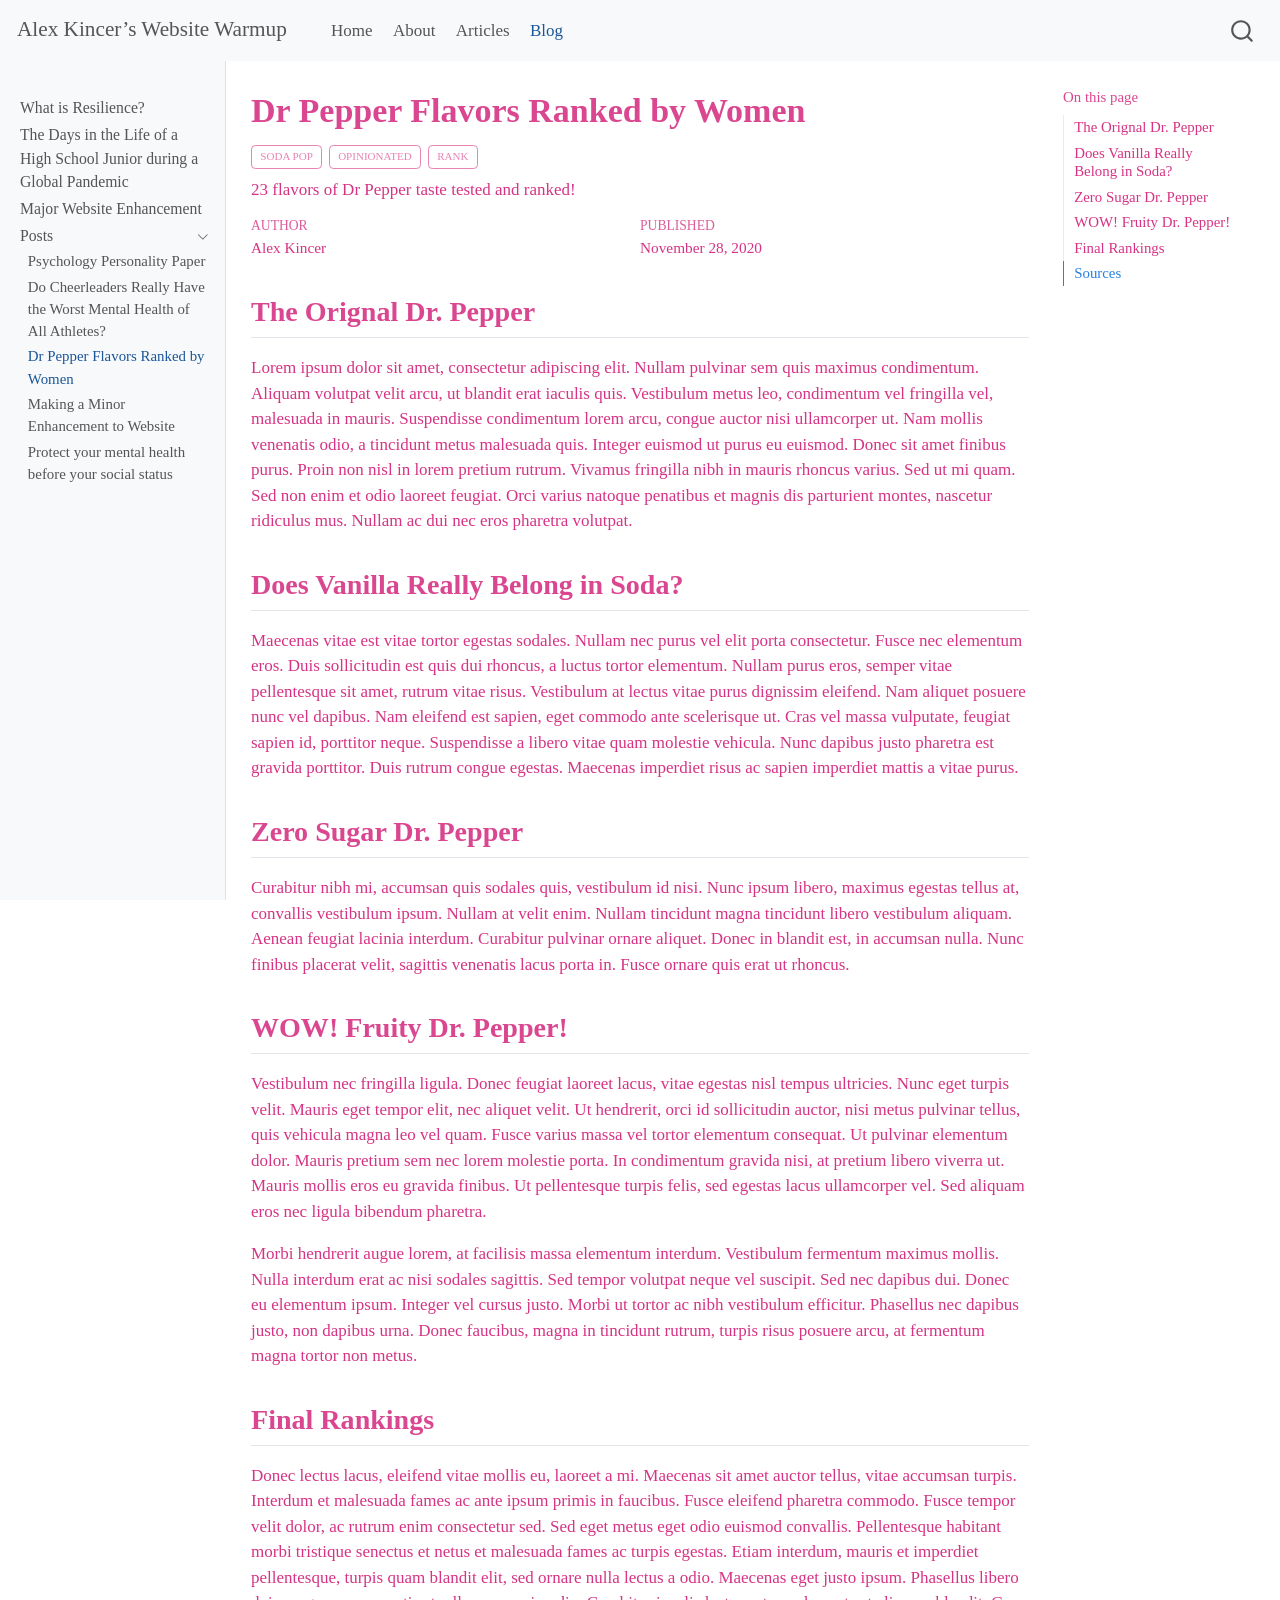
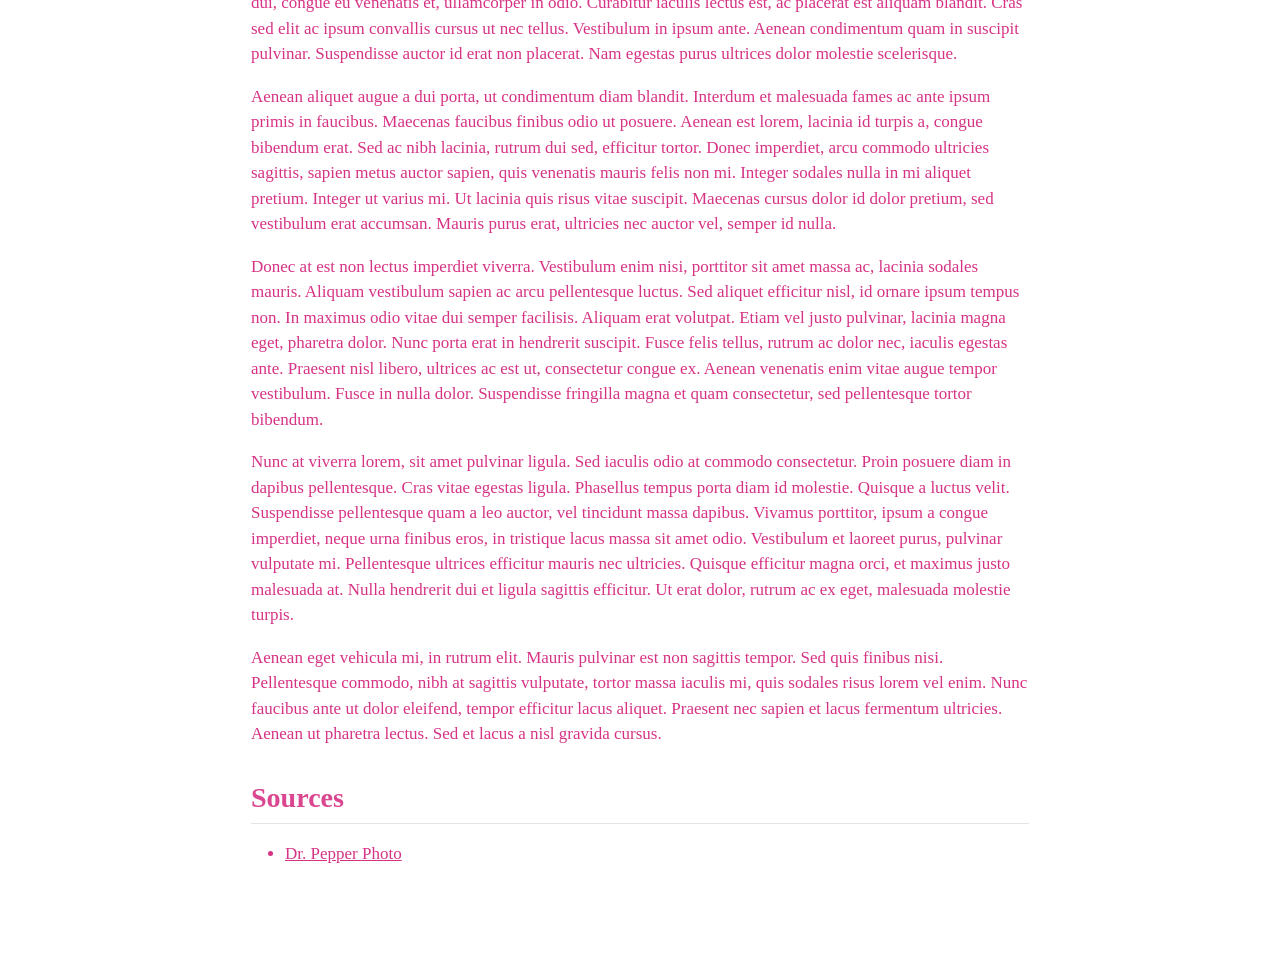
<file: docs/posts/dr-pepper-ranking/index.html>
<!DOCTYPE html>
<html xmlns="http://www.w3.org/1999/xhtml" lang="en" xml:lang="en"><head>

<meta charset="utf-8">
<meta name="generator" content="quarto-1.3.450">

<meta name="viewport" content="width=device-width, initial-scale=1.0, user-scalable=yes">

<meta name="author" content="Alex Kincer">
<meta name="dcterms.date" content="2020-11-28">
<meta name="description" content="23 flavors of Dr Pepper taste tested and ranked!">

<title>Alex Kincer’s Website Warmup - Dr Pepper Flavors Ranked by Women</title>
<style>
code{white-space: pre-wrap;}
span.smallcaps{font-variant: small-caps;}
div.columns{display: flex; gap: min(4vw, 1.5em);}
div.column{flex: auto; overflow-x: auto;}
div.hanging-indent{margin-left: 1.5em; text-indent: -1.5em;}
ul.task-list{list-style: none;}
ul.task-list li input[type="checkbox"] {
  width: 0.8em;
  margin: 0 0.8em 0.2em -1em; /* quarto-specific, see https://github.com/quarto-dev/quarto-cli/issues/4556 */ 
  vertical-align: middle;
}
</style>


<script src="../../site_libs/quarto-nav/quarto-nav.js"></script>
<script src="../../site_libs/quarto-nav/headroom.min.js"></script>
<script src="../../site_libs/clipboard/clipboard.min.js"></script>
<script src="../../site_libs/quarto-search/autocomplete.umd.js"></script>
<script src="../../site_libs/quarto-search/fuse.min.js"></script>
<script src="../../site_libs/quarto-search/quarto-search.js"></script>
<meta name="quarto:offset" content="../../">
<script src="../../site_libs/quarto-html/quarto.js"></script>
<script src="../../site_libs/quarto-html/popper.min.js"></script>
<script src="../../site_libs/quarto-html/tippy.umd.min.js"></script>
<script src="../../site_libs/quarto-html/anchor.min.js"></script>
<link href="../../site_libs/quarto-html/tippy.css" rel="stylesheet">
<link href="../../site_libs/quarto-html/quarto-syntax-highlighting.css" rel="stylesheet" id="quarto-text-highlighting-styles">
<script src="../../site_libs/bootstrap/bootstrap.min.js"></script>
<link href="../../site_libs/bootstrap/bootstrap-icons.css" rel="stylesheet">
<link href="../../site_libs/bootstrap/bootstrap.min.css" rel="stylesheet" id="quarto-bootstrap" data-mode="light">
<script id="quarto-search-options" type="application/json">{
  "location": "navbar",
  "copy-button": false,
  "collapse-after": 3,
  "panel-placement": "end",
  "type": "overlay",
  "limit": 20,
  "language": {
    "search-no-results-text": "No results",
    "search-matching-documents-text": "matching documents",
    "search-copy-link-title": "Copy link to search",
    "search-hide-matches-text": "Hide additional matches",
    "search-more-match-text": "more match in this document",
    "search-more-matches-text": "more matches in this document",
    "search-clear-button-title": "Clear",
    "search-detached-cancel-button-title": "Cancel",
    "search-submit-button-title": "Submit",
    "search-label": "Search"
  }
}</script>


<link rel="stylesheet" href="../../styles.css">
</head>

<body class="nav-sidebar docked nav-fixed">

<div id="quarto-search-results"></div>
  <header id="quarto-header" class="headroom fixed-top">
    <nav class="navbar navbar-expand-lg navbar-dark ">
      <div class="navbar-container container-fluid">
      <div class="navbar-brand-container">
    <a class="navbar-brand" href="../../index.html">
    <span class="navbar-title">Alex Kincer’s Website Warmup</span>
    </a>
  </div>
            <div id="quarto-search" class="" title="Search"></div>
          <button class="navbar-toggler" type="button" data-bs-toggle="collapse" data-bs-target="#navbarCollapse" aria-controls="navbarCollapse" aria-expanded="false" aria-label="Toggle navigation" onclick="if (window.quartoToggleHeadroom) { window.quartoToggleHeadroom(); }">
  <span class="navbar-toggler-icon"></span>
</button>
          <div class="collapse navbar-collapse" id="navbarCollapse">
            <ul class="navbar-nav navbar-nav-scroll me-auto">
  <li class="nav-item">
    <a class="nav-link" href="../../index.html" rel="" target="">
 <span class="menu-text">Home</span></a>
  </li>  
  <li class="nav-item">
    <a class="nav-link" href="../../about.html" rel="" target="">
 <span class="menu-text">About</span></a>
  </li>  
  <li class="nav-item">
    <a class="nav-link" href="../../articles/index.html" rel="" target="">
 <span class="menu-text">Articles</span></a>
  </li>  
  <li class="nav-item">
    <a class="nav-link active" href="../../posts/index.html" rel="" target="" aria-current="page">
 <span class="menu-text">Blog</span></a>
  </li>  
</ul>
            <div class="quarto-navbar-tools ms-auto">
</div>
          </div> <!-- /navcollapse -->
      </div> <!-- /container-fluid -->
    </nav>
  <nav class="quarto-secondary-nav">
    <div class="container-fluid d-flex">
      <button type="button" class="quarto-btn-toggle btn" data-bs-toggle="collapse" data-bs-target="#quarto-sidebar,#quarto-sidebar-glass" aria-controls="quarto-sidebar" aria-expanded="false" aria-label="Toggle sidebar navigation" onclick="if (window.quartoToggleHeadroom) { window.quartoToggleHeadroom(); }">
        <i class="bi bi-layout-text-sidebar-reverse"></i>
      </button>
      <nav class="quarto-page-breadcrumbs" aria-label="breadcrumb"><ol class="breadcrumb"><li class="breadcrumb-item"><a href="../../posts/index.html">Posts</a></li><li class="breadcrumb-item"><a href="../../posts/dr-pepper-ranking/index.html">Dr Pepper Flavors Ranked by Women</a></li></ol></nav>
      <a class="flex-grow-1" role="button" data-bs-toggle="collapse" data-bs-target="#quarto-sidebar,#quarto-sidebar-glass" aria-controls="quarto-sidebar" aria-expanded="false" aria-label="Toggle sidebar navigation" onclick="if (window.quartoToggleHeadroom) { window.quartoToggleHeadroom(); }">      
      </a>
    </div>
  </nav>
</header>
<!-- content -->
<div id="quarto-content" class="quarto-container page-columns page-rows-contents page-layout-article page-navbar">
<!-- sidebar -->
  <nav id="quarto-sidebar" class="sidebar collapse collapse-horizontal sidebar-navigation docked overflow-auto">
    <div class="sidebar-menu-container"> 
    <ul class="list-unstyled mt-1">
        <li class="sidebar-item">
  <div class="sidebar-item-container"> 
  <a href="../../articles/article_01.html" class="sidebar-item-text sidebar-link">
 <span class="menu-text">What is Resilience?</span></a>
  </div>
</li>
        <li class="sidebar-item">
  <div class="sidebar-item-container"> 
  <a href="../../articles/article_02.html" class="sidebar-item-text sidebar-link">
 <span class="menu-text">The Days in the Life of a High School Junior during a Global Pandemic</span></a>
  </div>
</li>
        <li class="sidebar-item">
  <div class="sidebar-item-container"> 
  <a href="../../articles/article_03.html" class="sidebar-item-text sidebar-link">
 <span class="menu-text">Major Website Enhancement</span></a>
  </div>
</li>
        <li class="sidebar-item sidebar-item-section">
      <div class="sidebar-item-container"> 
            <a href="../../posts/index.html" class="sidebar-item-text sidebar-link">
 <span class="menu-text">Posts</span></a>
          <a class="sidebar-item-toggle text-start" data-bs-toggle="collapse" data-bs-target="#quarto-sidebar-section-1" aria-expanded="true" aria-label="Toggle section">
            <i class="bi bi-chevron-right ms-2"></i>
          </a> 
      </div>
      <ul id="quarto-sidebar-section-1" class="collapse list-unstyled sidebar-section depth1 show">  
          <li class="sidebar-item">
  <div class="sidebar-item-container"> 
  <a href="../../posts/5-Factor-Model-Personality-Paper/index.html" class="sidebar-item-text sidebar-link">
 <span class="menu-text">Psychology Personality Paper</span></a>
  </div>
</li>
          <li class="sidebar-item">
  <div class="sidebar-item-container"> 
  <a href="../../posts/Cheerleading-Mental-Health/index.html" class="sidebar-item-text sidebar-link">
 <span class="menu-text">Do Cheerleaders Really Have the Worst Mental Health of All Athletes?</span></a>
  </div>
</li>
          <li class="sidebar-item">
  <div class="sidebar-item-container"> 
  <a href="../../posts/dr-pepper-ranking/index.html" class="sidebar-item-text sidebar-link active">
 <span class="menu-text">Dr Pepper Flavors Ranked by Women</span></a>
  </div>
</li>
          <li class="sidebar-item">
  <div class="sidebar-item-container"> 
  <a href="../../posts/minor-coding-enhancement/index.html" class="sidebar-item-text sidebar-link">
 <span class="menu-text">Making a Minor Enhancement to Website</span></a>
  </div>
</li>
          <li class="sidebar-item">
  <div class="sidebar-item-container"> 
  <a href="../../posts/Protect your mental health before your social status/index.html" class="sidebar-item-text sidebar-link">
 <span class="menu-text">Protect your mental health before your social status</span></a>
  </div>
</li>
      </ul>
  </li>
    </ul>
    </div>
</nav>
<div id="quarto-sidebar-glass" data-bs-toggle="collapse" data-bs-target="#quarto-sidebar,#quarto-sidebar-glass"></div>
<!-- margin-sidebar -->
    <div id="quarto-margin-sidebar" class="sidebar margin-sidebar">
        <nav id="TOC" role="doc-toc" class="toc-active">
    <h2 id="toc-title">On this page</h2>
   
  <ul>
  <li><a href="#the-orignal-dr.-pepper" id="toc-the-orignal-dr.-pepper" class="nav-link active" data-scroll-target="#the-orignal-dr.-pepper">The Orignal Dr.&nbsp;Pepper</a></li>
  <li><a href="#does-vanilla-really-belong-in-soda" id="toc-does-vanilla-really-belong-in-soda" class="nav-link" data-scroll-target="#does-vanilla-really-belong-in-soda">Does Vanilla Really Belong in Soda?</a></li>
  <li><a href="#zero-sugar-dr.-pepper" id="toc-zero-sugar-dr.-pepper" class="nav-link" data-scroll-target="#zero-sugar-dr.-pepper">Zero Sugar Dr.&nbsp;Pepper</a></li>
  <li><a href="#wow-fruity-dr.-pepper" id="toc-wow-fruity-dr.-pepper" class="nav-link" data-scroll-target="#wow-fruity-dr.-pepper">WOW! Fruity Dr.&nbsp;Pepper!</a></li>
  <li><a href="#final-rankings" id="toc-final-rankings" class="nav-link" data-scroll-target="#final-rankings">Final Rankings</a></li>
  <li><a href="#sources" id="toc-sources" class="nav-link" data-scroll-target="#sources">Sources</a></li>
  </ul>
</nav>
    </div>
<!-- main -->
<main class="content" id="quarto-document-content">

<header id="title-block-header" class="quarto-title-block default">
<div class="quarto-title">
<h1 class="title">Dr Pepper Flavors Ranked by Women</h1>
  <div class="quarto-categories">
    <div class="quarto-category">soda pop</div>
    <div class="quarto-category">opinionated</div>
    <div class="quarto-category">rank</div>
  </div>
  </div>

<div>
  <div class="description">
    23 flavors of Dr Pepper taste tested and ranked!
  </div>
</div>


<div class="quarto-title-meta">

    <div>
    <div class="quarto-title-meta-heading">Author</div>
    <div class="quarto-title-meta-contents">
             <p>Alex Kincer </p>
          </div>
  </div>
    
    <div>
    <div class="quarto-title-meta-heading">Published</div>
    <div class="quarto-title-meta-contents">
      <p class="date">November 28, 2020</p>
    </div>
  </div>
  
    
  </div>
  

</header>

<section id="the-orignal-dr.-pepper" class="level2">
<h2 class="anchored" data-anchor-id="the-orignal-dr.-pepper">The Orignal Dr.&nbsp;Pepper</h2>
<p>Lorem ipsum dolor sit amet, consectetur adipiscing elit. Nullam pulvinar sem quis maximus condimentum. Aliquam volutpat velit arcu, ut blandit erat iaculis quis. Vestibulum metus leo, condimentum vel fringilla vel, malesuada in mauris. Suspendisse condimentum lorem arcu, congue auctor nisi ullamcorper ut. Nam mollis venenatis odio, a tincidunt metus malesuada quis. Integer euismod ut purus eu euismod. Donec sit amet finibus purus. Proin non nisl in lorem pretium rutrum. Vivamus fringilla nibh in mauris rhoncus varius. Sed ut mi quam. Sed non enim et odio laoreet feugiat. Orci varius natoque penatibus et magnis dis parturient montes, nascetur ridiculus mus. Nullam ac dui nec eros pharetra volutpat.</p>
</section>
<section id="does-vanilla-really-belong-in-soda" class="level2">
<h2 class="anchored" data-anchor-id="does-vanilla-really-belong-in-soda">Does Vanilla Really Belong in Soda?</h2>
<p>Maecenas vitae est vitae tortor egestas sodales. Nullam nec purus vel elit porta consectetur. Fusce nec elementum eros. Duis sollicitudin est quis dui rhoncus, a luctus tortor elementum. Nullam purus eros, semper vitae pellentesque sit amet, rutrum vitae risus. Vestibulum at lectus vitae purus dignissim eleifend. Nam aliquet posuere nunc vel dapibus. Nam eleifend est sapien, eget commodo ante scelerisque ut. Cras vel massa vulputate, feugiat sapien id, porttitor neque. Suspendisse a libero vitae quam molestie vehicula. Nunc dapibus justo pharetra est gravida porttitor. Duis rutrum congue egestas. Maecenas imperdiet risus ac sapien imperdiet mattis a vitae purus.</p>
</section>
<section id="zero-sugar-dr.-pepper" class="level2">
<h2 class="anchored" data-anchor-id="zero-sugar-dr.-pepper">Zero Sugar Dr.&nbsp;Pepper</h2>
<p>Curabitur nibh mi, accumsan quis sodales quis, vestibulum id nisi. Nunc ipsum libero, maximus egestas tellus at, convallis vestibulum ipsum. Nullam at velit enim. Nullam tincidunt magna tincidunt libero vestibulum aliquam. Aenean feugiat lacinia interdum. Curabitur pulvinar ornare aliquet. Donec in blandit est, in accumsan nulla. Nunc finibus placerat velit, sagittis venenatis lacus porta in. Fusce ornare quis erat ut rhoncus.</p>
</section>
<section id="wow-fruity-dr.-pepper" class="level2">
<h2 class="anchored" data-anchor-id="wow-fruity-dr.-pepper">WOW! Fruity Dr.&nbsp;Pepper!</h2>
<p>Vestibulum nec fringilla ligula. Donec feugiat laoreet lacus, vitae egestas nisl tempus ultricies. Nunc eget turpis velit. Mauris eget tempor elit, nec aliquet velit. Ut hendrerit, orci id sollicitudin auctor, nisi metus pulvinar tellus, quis vehicula magna leo vel quam. Fusce varius massa vel tortor elementum consequat. Ut pulvinar elementum dolor. Mauris pretium sem nec lorem molestie porta. In condimentum gravida nisi, at pretium libero viverra ut. Mauris mollis eros eu gravida finibus. Ut pellentesque turpis felis, sed egestas lacus ullamcorper vel. Sed aliquam eros nec ligula bibendum pharetra.</p>
<p>Morbi hendrerit augue lorem, at facilisis massa elementum interdum. Vestibulum fermentum maximus mollis. Nulla interdum erat ac nisi sodales sagittis. Sed tempor volutpat neque vel suscipit. Sed nec dapibus dui. Donec eu elementum ipsum. Integer vel cursus justo. Morbi ut tortor ac nibh vestibulum efficitur. Phasellus nec dapibus justo, non dapibus urna. Donec faucibus, magna in tincidunt rutrum, turpis risus posuere arcu, at fermentum magna tortor non metus.</p>
</section>
<section id="final-rankings" class="level2">
<h2 class="anchored" data-anchor-id="final-rankings">Final Rankings</h2>
<p>Donec lectus lacus, eleifend vitae mollis eu, laoreet a mi. Maecenas sit amet auctor tellus, vitae accumsan turpis. Interdum et malesuada fames ac ante ipsum primis in faucibus. Fusce eleifend pharetra commodo. Fusce tempor velit dolor, ac rutrum enim consectetur sed. Sed eget metus eget odio euismod convallis. Pellentesque habitant morbi tristique senectus et netus et malesuada fames ac turpis egestas. Etiam interdum, mauris et imperdiet pellentesque, turpis quam blandit elit, sed ornare nulla lectus a odio. Maecenas eget justo ipsum. Phasellus libero dui, congue eu venenatis et, ullamcorper in odio. Curabitur iaculis lectus est, ac placerat est aliquam blandit. Cras sed elit ac ipsum convallis cursus ut nec tellus. Vestibulum in ipsum ante. Aenean condimentum quam in suscipit pulvinar. Suspendisse auctor id erat non placerat. Nam egestas purus ultrices dolor molestie scelerisque.</p>
<p>Aenean aliquet augue a dui porta, ut condimentum diam blandit. Interdum et malesuada fames ac ante ipsum primis in faucibus. Maecenas faucibus finibus odio ut posuere. Aenean est lorem, lacinia id turpis a, congue bibendum erat. Sed ac nibh lacinia, rutrum dui sed, efficitur tortor. Donec imperdiet, arcu commodo ultricies sagittis, sapien metus auctor sapien, quis venenatis mauris felis non mi. Integer sodales nulla in mi aliquet pretium. Integer ut varius mi. Ut lacinia quis risus vitae suscipit. Maecenas cursus dolor id dolor pretium, sed vestibulum erat accumsan. Mauris purus erat, ultricies nec auctor vel, semper id nulla.</p>
<p>Donec at est non lectus imperdiet viverra. Vestibulum enim nisi, porttitor sit amet massa ac, lacinia sodales mauris. Aliquam vestibulum sapien ac arcu pellentesque luctus. Sed aliquet efficitur nisl, id ornare ipsum tempus non. In maximus odio vitae dui semper facilisis. Aliquam erat volutpat. Etiam vel justo pulvinar, lacinia magna eget, pharetra dolor. Nunc porta erat in hendrerit suscipit. Fusce felis tellus, rutrum ac dolor nec, iaculis egestas ante. Praesent nisl libero, ultrices ac est ut, consectetur congue ex. Aenean venenatis enim vitae augue tempor vestibulum. Fusce in nulla dolor. Suspendisse fringilla magna et quam consectetur, sed pellentesque tortor bibendum.</p>
<p>Nunc at viverra lorem, sit amet pulvinar ligula. Sed iaculis odio at commodo consectetur. Proin posuere diam in dapibus pellentesque. Cras vitae egestas ligula. Phasellus tempus porta diam id molestie. Quisque a luctus velit. Suspendisse pellentesque quam a leo auctor, vel tincidunt massa dapibus. Vivamus porttitor, ipsum a congue imperdiet, neque urna finibus eros, in tristique lacus massa sit amet odio. Vestibulum et laoreet purus, pulvinar vulputate mi. Pellentesque ultrices efficitur mauris nec ultricies. Quisque efficitur magna orci, et maximus justo malesuada at. Nulla hendrerit dui et ligula sagittis efficitur. Ut erat dolor, rutrum ac ex eget, malesuada molestie turpis.</p>
<p>Aenean eget vehicula mi, in rutrum elit. Mauris pulvinar est non sagittis tempor. Sed quis finibus nisi. Pellentesque commodo, nibh at sagittis vulputate, tortor massa iaculis mi, quis sodales risus lorem vel enim. Nunc faucibus ante ut dolor eleifend, tempor efficitur lacus aliquet. Praesent nec sapien et lacus fermentum ultricies. Aenean ut pharetra lectus. Sed et lacus a nisl gravida cursus.</p>
</section>
<section id="sources" class="level2">
<h2 class="anchored" data-anchor-id="sources">Sources</h2>
<ul>
<li><a href="https://www.tylerbeverages.com/tyler-beverages-inc/our-products/dr-pepper/">Dr.&nbsp;Pepper Photo</a></li>
</ul>


</section>

</main> <!-- /main -->
<script id="quarto-html-after-body" type="application/javascript">
window.document.addEventListener("DOMContentLoaded", function (event) {
  const toggleBodyColorMode = (bsSheetEl) => {
    const mode = bsSheetEl.getAttribute("data-mode");
    const bodyEl = window.document.querySelector("body");
    if (mode === "dark") {
      bodyEl.classList.add("quarto-dark");
      bodyEl.classList.remove("quarto-light");
    } else {
      bodyEl.classList.add("quarto-light");
      bodyEl.classList.remove("quarto-dark");
    }
  }
  const toggleBodyColorPrimary = () => {
    const bsSheetEl = window.document.querySelector("link#quarto-bootstrap");
    if (bsSheetEl) {
      toggleBodyColorMode(bsSheetEl);
    }
  }
  toggleBodyColorPrimary();  
  const icon = "";
  const anchorJS = new window.AnchorJS();
  anchorJS.options = {
    placement: 'right',
    icon: icon
  };
  anchorJS.add('.anchored');
  const isCodeAnnotation = (el) => {
    for (const clz of el.classList) {
      if (clz.startsWith('code-annotation-')) {                     
        return true;
      }
    }
    return false;
  }
  const clipboard = new window.ClipboardJS('.code-copy-button', {
    text: function(trigger) {
      const codeEl = trigger.previousElementSibling.cloneNode(true);
      for (const childEl of codeEl.children) {
        if (isCodeAnnotation(childEl)) {
          childEl.remove();
        }
      }
      return codeEl.innerText;
    }
  });
  clipboard.on('success', function(e) {
    // button target
    const button = e.trigger;
    // don't keep focus
    button.blur();
    // flash "checked"
    button.classList.add('code-copy-button-checked');
    var currentTitle = button.getAttribute("title");
    button.setAttribute("title", "Copied!");
    let tooltip;
    if (window.bootstrap) {
      button.setAttribute("data-bs-toggle", "tooltip");
      button.setAttribute("data-bs-placement", "left");
      button.setAttribute("data-bs-title", "Copied!");
      tooltip = new bootstrap.Tooltip(button, 
        { trigger: "manual", 
          customClass: "code-copy-button-tooltip",
          offset: [0, -8]});
      tooltip.show();    
    }
    setTimeout(function() {
      if (tooltip) {
        tooltip.hide();
        button.removeAttribute("data-bs-title");
        button.removeAttribute("data-bs-toggle");
        button.removeAttribute("data-bs-placement");
      }
      button.setAttribute("title", currentTitle);
      button.classList.remove('code-copy-button-checked');
    }, 1000);
    // clear code selection
    e.clearSelection();
  });
  function tippyHover(el, contentFn) {
    const config = {
      allowHTML: true,
      content: contentFn,
      maxWidth: 500,
      delay: 100,
      arrow: false,
      appendTo: function(el) {
          return el.parentElement;
      },
      interactive: true,
      interactiveBorder: 10,
      theme: 'quarto',
      placement: 'bottom-start'
    };
    window.tippy(el, config); 
  }
  const noterefs = window.document.querySelectorAll('a[role="doc-noteref"]');
  for (var i=0; i<noterefs.length; i++) {
    const ref = noterefs[i];
    tippyHover(ref, function() {
      // use id or data attribute instead here
      let href = ref.getAttribute('data-footnote-href') || ref.getAttribute('href');
      try { href = new URL(href).hash; } catch {}
      const id = href.replace(/^#\/?/, "");
      const note = window.document.getElementById(id);
      return note.innerHTML;
    });
  }
      let selectedAnnoteEl;
      const selectorForAnnotation = ( cell, annotation) => {
        let cellAttr = 'data-code-cell="' + cell + '"';
        let lineAttr = 'data-code-annotation="' +  annotation + '"';
        const selector = 'span[' + cellAttr + '][' + lineAttr + ']';
        return selector;
      }
      const selectCodeLines = (annoteEl) => {
        const doc = window.document;
        const targetCell = annoteEl.getAttribute("data-target-cell");
        const targetAnnotation = annoteEl.getAttribute("data-target-annotation");
        const annoteSpan = window.document.querySelector(selectorForAnnotation(targetCell, targetAnnotation));
        const lines = annoteSpan.getAttribute("data-code-lines").split(",");
        const lineIds = lines.map((line) => {
          return targetCell + "-" + line;
        })
        let top = null;
        let height = null;
        let parent = null;
        if (lineIds.length > 0) {
            //compute the position of the single el (top and bottom and make a div)
            const el = window.document.getElementById(lineIds[0]);
            top = el.offsetTop;
            height = el.offsetHeight;
            parent = el.parentElement.parentElement;
          if (lineIds.length > 1) {
            const lastEl = window.document.getElementById(lineIds[lineIds.length - 1]);
            const bottom = lastEl.offsetTop + lastEl.offsetHeight;
            height = bottom - top;
          }
          if (top !== null && height !== null && parent !== null) {
            // cook up a div (if necessary) and position it 
            let div = window.document.getElementById("code-annotation-line-highlight");
            if (div === null) {
              div = window.document.createElement("div");
              div.setAttribute("id", "code-annotation-line-highlight");
              div.style.position = 'absolute';
              parent.appendChild(div);
            }
            div.style.top = top - 2 + "px";
            div.style.height = height + 4 + "px";
            let gutterDiv = window.document.getElementById("code-annotation-line-highlight-gutter");
            if (gutterDiv === null) {
              gutterDiv = window.document.createElement("div");
              gutterDiv.setAttribute("id", "code-annotation-line-highlight-gutter");
              gutterDiv.style.position = 'absolute';
              const codeCell = window.document.getElementById(targetCell);
              const gutter = codeCell.querySelector('.code-annotation-gutter');
              gutter.appendChild(gutterDiv);
            }
            gutterDiv.style.top = top - 2 + "px";
            gutterDiv.style.height = height + 4 + "px";
          }
          selectedAnnoteEl = annoteEl;
        }
      };
      const unselectCodeLines = () => {
        const elementsIds = ["code-annotation-line-highlight", "code-annotation-line-highlight-gutter"];
        elementsIds.forEach((elId) => {
          const div = window.document.getElementById(elId);
          if (div) {
            div.remove();
          }
        });
        selectedAnnoteEl = undefined;
      };
      // Attach click handler to the DT
      const annoteDls = window.document.querySelectorAll('dt[data-target-cell]');
      for (const annoteDlNode of annoteDls) {
        annoteDlNode.addEventListener('click', (event) => {
          const clickedEl = event.target;
          if (clickedEl !== selectedAnnoteEl) {
            unselectCodeLines();
            const activeEl = window.document.querySelector('dt[data-target-cell].code-annotation-active');
            if (activeEl) {
              activeEl.classList.remove('code-annotation-active');
            }
            selectCodeLines(clickedEl);
            clickedEl.classList.add('code-annotation-active');
          } else {
            // Unselect the line
            unselectCodeLines();
            clickedEl.classList.remove('code-annotation-active');
          }
        });
      }
  const findCites = (el) => {
    const parentEl = el.parentElement;
    if (parentEl) {
      const cites = parentEl.dataset.cites;
      if (cites) {
        return {
          el,
          cites: cites.split(' ')
        };
      } else {
        return findCites(el.parentElement)
      }
    } else {
      return undefined;
    }
  };
  var bibliorefs = window.document.querySelectorAll('a[role="doc-biblioref"]');
  for (var i=0; i<bibliorefs.length; i++) {
    const ref = bibliorefs[i];
    const citeInfo = findCites(ref);
    if (citeInfo) {
      tippyHover(citeInfo.el, function() {
        var popup = window.document.createElement('div');
        citeInfo.cites.forEach(function(cite) {
          var citeDiv = window.document.createElement('div');
          citeDiv.classList.add('hanging-indent');
          citeDiv.classList.add('csl-entry');
          var biblioDiv = window.document.getElementById('ref-' + cite);
          if (biblioDiv) {
            citeDiv.innerHTML = biblioDiv.innerHTML;
          }
          popup.appendChild(citeDiv);
        });
        return popup.innerHTML;
      });
    }
  }
});
</script>
</div> <!-- /content -->



</body></html>
</file>
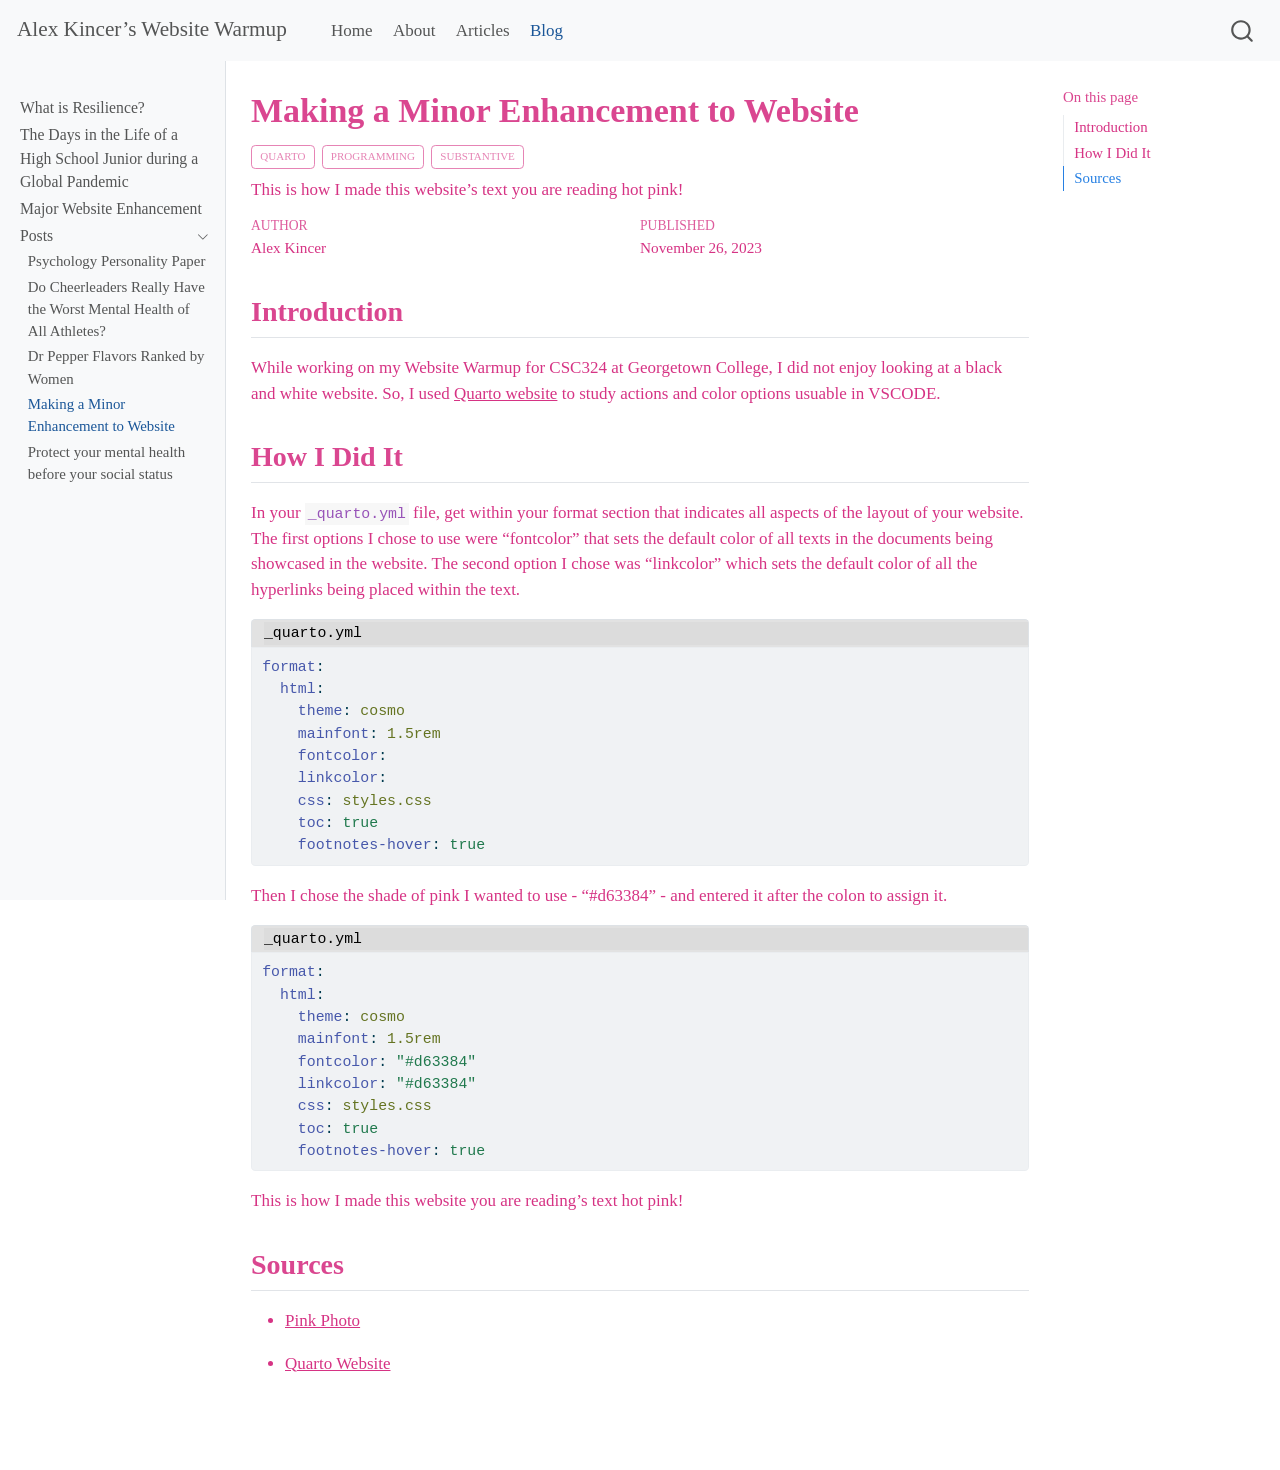
<file: docs/posts/minor-coding-enhancement/index.html>
<!DOCTYPE html>
<html xmlns="http://www.w3.org/1999/xhtml" lang="en" xml:lang="en"><head>

<meta charset="utf-8">
<meta name="generator" content="quarto-1.3.450">

<meta name="viewport" content="width=device-width, initial-scale=1.0, user-scalable=yes">

<meta name="author" content="Alex Kincer">
<meta name="dcterms.date" content="2023-11-26">
<meta name="description" content="This is how I made this website’s text you are reading hot pink!">

<title>Alex Kincer’s Website Warmup - Making a Minor Enhancement to Website</title>
<style>
code{white-space: pre-wrap;}
span.smallcaps{font-variant: small-caps;}
div.columns{display: flex; gap: min(4vw, 1.5em);}
div.column{flex: auto; overflow-x: auto;}
div.hanging-indent{margin-left: 1.5em; text-indent: -1.5em;}
ul.task-list{list-style: none;}
ul.task-list li input[type="checkbox"] {
  width: 0.8em;
  margin: 0 0.8em 0.2em -1em; /* quarto-specific, see https://github.com/quarto-dev/quarto-cli/issues/4556 */ 
  vertical-align: middle;
}
/* CSS for syntax highlighting */
pre > code.sourceCode { white-space: pre; position: relative; }
pre > code.sourceCode > span { display: inline-block; line-height: 1.25; }
pre > code.sourceCode > span:empty { height: 1.2em; }
.sourceCode { overflow: visible; }
code.sourceCode > span { color: inherit; text-decoration: inherit; }
div.sourceCode { margin: 1em 0; }
pre.sourceCode { margin: 0; }
@media screen {
div.sourceCode { overflow: auto; }
}
@media print {
pre > code.sourceCode { white-space: pre-wrap; }
pre > code.sourceCode > span { text-indent: -5em; padding-left: 5em; }
}
pre.numberSource code
  { counter-reset: source-line 0; }
pre.numberSource code > span
  { position: relative; left: -4em; counter-increment: source-line; }
pre.numberSource code > span > a:first-child::before
  { content: counter(source-line);
    position: relative; left: -1em; text-align: right; vertical-align: baseline;
    border: none; display: inline-block;
    -webkit-touch-callout: none; -webkit-user-select: none;
    -khtml-user-select: none; -moz-user-select: none;
    -ms-user-select: none; user-select: none;
    padding: 0 4px; width: 4em;
  }
pre.numberSource { margin-left: 3em;  padding-left: 4px; }
div.sourceCode
  {   }
@media screen {
pre > code.sourceCode > span > a:first-child::before { text-decoration: underline; }
}
</style>


<script src="../../site_libs/quarto-nav/quarto-nav.js"></script>
<script src="../../site_libs/quarto-nav/headroom.min.js"></script>
<script src="../../site_libs/clipboard/clipboard.min.js"></script>
<script src="../../site_libs/quarto-search/autocomplete.umd.js"></script>
<script src="../../site_libs/quarto-search/fuse.min.js"></script>
<script src="../../site_libs/quarto-search/quarto-search.js"></script>
<meta name="quarto:offset" content="../../">
<script src="../../site_libs/quarto-html/quarto.js"></script>
<script src="../../site_libs/quarto-html/popper.min.js"></script>
<script src="../../site_libs/quarto-html/tippy.umd.min.js"></script>
<script src="../../site_libs/quarto-html/anchor.min.js"></script>
<link href="../../site_libs/quarto-html/tippy.css" rel="stylesheet">
<link href="../../site_libs/quarto-html/quarto-syntax-highlighting.css" rel="stylesheet" id="quarto-text-highlighting-styles">
<script src="../../site_libs/bootstrap/bootstrap.min.js"></script>
<link href="../../site_libs/bootstrap/bootstrap-icons.css" rel="stylesheet">
<link href="../../site_libs/bootstrap/bootstrap.min.css" rel="stylesheet" id="quarto-bootstrap" data-mode="light">
<script id="quarto-search-options" type="application/json">{
  "location": "navbar",
  "copy-button": false,
  "collapse-after": 3,
  "panel-placement": "end",
  "type": "overlay",
  "limit": 20,
  "language": {
    "search-no-results-text": "No results",
    "search-matching-documents-text": "matching documents",
    "search-copy-link-title": "Copy link to search",
    "search-hide-matches-text": "Hide additional matches",
    "search-more-match-text": "more match in this document",
    "search-more-matches-text": "more matches in this document",
    "search-clear-button-title": "Clear",
    "search-detached-cancel-button-title": "Cancel",
    "search-submit-button-title": "Submit",
    "search-label": "Search"
  }
}</script>


<link rel="stylesheet" href="../../styles.css">
</head>

<body class="nav-sidebar docked nav-fixed">

<div id="quarto-search-results"></div>
  <header id="quarto-header" class="headroom fixed-top">
    <nav class="navbar navbar-expand-lg navbar-dark ">
      <div class="navbar-container container-fluid">
      <div class="navbar-brand-container">
    <a class="navbar-brand" href="../../index.html">
    <span class="navbar-title">Alex Kincer’s Website Warmup</span>
    </a>
  </div>
            <div id="quarto-search" class="" title="Search"></div>
          <button class="navbar-toggler" type="button" data-bs-toggle="collapse" data-bs-target="#navbarCollapse" aria-controls="navbarCollapse" aria-expanded="false" aria-label="Toggle navigation" onclick="if (window.quartoToggleHeadroom) { window.quartoToggleHeadroom(); }">
  <span class="navbar-toggler-icon"></span>
</button>
          <div class="collapse navbar-collapse" id="navbarCollapse">
            <ul class="navbar-nav navbar-nav-scroll me-auto">
  <li class="nav-item">
    <a class="nav-link" href="../../index.html" rel="" target="">
 <span class="menu-text">Home</span></a>
  </li>  
  <li class="nav-item">
    <a class="nav-link" href="../../about.html" rel="" target="">
 <span class="menu-text">About</span></a>
  </li>  
  <li class="nav-item">
    <a class="nav-link" href="../../articles/index.html" rel="" target="">
 <span class="menu-text">Articles</span></a>
  </li>  
  <li class="nav-item">
    <a class="nav-link active" href="../../posts/index.html" rel="" target="" aria-current="page">
 <span class="menu-text">Blog</span></a>
  </li>  
</ul>
            <div class="quarto-navbar-tools ms-auto">
</div>
          </div> <!-- /navcollapse -->
      </div> <!-- /container-fluid -->
    </nav>
  <nav class="quarto-secondary-nav">
    <div class="container-fluid d-flex">
      <button type="button" class="quarto-btn-toggle btn" data-bs-toggle="collapse" data-bs-target="#quarto-sidebar,#quarto-sidebar-glass" aria-controls="quarto-sidebar" aria-expanded="false" aria-label="Toggle sidebar navigation" onclick="if (window.quartoToggleHeadroom) { window.quartoToggleHeadroom(); }">
        <i class="bi bi-layout-text-sidebar-reverse"></i>
      </button>
      <nav class="quarto-page-breadcrumbs" aria-label="breadcrumb"><ol class="breadcrumb"><li class="breadcrumb-item"><a href="../../posts/index.html">Posts</a></li><li class="breadcrumb-item"><a href="../../posts/minor-coding-enhancement/index.html">Making a Minor Enhancement to Website</a></li></ol></nav>
      <a class="flex-grow-1" role="button" data-bs-toggle="collapse" data-bs-target="#quarto-sidebar,#quarto-sidebar-glass" aria-controls="quarto-sidebar" aria-expanded="false" aria-label="Toggle sidebar navigation" onclick="if (window.quartoToggleHeadroom) { window.quartoToggleHeadroom(); }">      
      </a>
    </div>
  </nav>
</header>
<!-- content -->
<div id="quarto-content" class="quarto-container page-columns page-rows-contents page-layout-article page-navbar">
<!-- sidebar -->
  <nav id="quarto-sidebar" class="sidebar collapse collapse-horizontal sidebar-navigation docked overflow-auto">
    <div class="sidebar-menu-container"> 
    <ul class="list-unstyled mt-1">
        <li class="sidebar-item">
  <div class="sidebar-item-container"> 
  <a href="../../articles/article_01.html" class="sidebar-item-text sidebar-link">
 <span class="menu-text">What is Resilience?</span></a>
  </div>
</li>
        <li class="sidebar-item">
  <div class="sidebar-item-container"> 
  <a href="../../articles/article_02.html" class="sidebar-item-text sidebar-link">
 <span class="menu-text">The Days in the Life of a High School Junior during a Global Pandemic</span></a>
  </div>
</li>
        <li class="sidebar-item">
  <div class="sidebar-item-container"> 
  <a href="../../articles/article_03.html" class="sidebar-item-text sidebar-link">
 <span class="menu-text">Major Website Enhancement</span></a>
  </div>
</li>
        <li class="sidebar-item sidebar-item-section">
      <div class="sidebar-item-container"> 
            <a href="../../posts/index.html" class="sidebar-item-text sidebar-link">
 <span class="menu-text">Posts</span></a>
          <a class="sidebar-item-toggle text-start" data-bs-toggle="collapse" data-bs-target="#quarto-sidebar-section-1" aria-expanded="true" aria-label="Toggle section">
            <i class="bi bi-chevron-right ms-2"></i>
          </a> 
      </div>
      <ul id="quarto-sidebar-section-1" class="collapse list-unstyled sidebar-section depth1 show">  
          <li class="sidebar-item">
  <div class="sidebar-item-container"> 
  <a href="../../posts/5-Factor-Model-Personality-Paper/index.html" class="sidebar-item-text sidebar-link">
 <span class="menu-text">Psychology Personality Paper</span></a>
  </div>
</li>
          <li class="sidebar-item">
  <div class="sidebar-item-container"> 
  <a href="../../posts/Cheerleading-Mental-Health/index.html" class="sidebar-item-text sidebar-link">
 <span class="menu-text">Do Cheerleaders Really Have the Worst Mental Health of All Athletes?</span></a>
  </div>
</li>
          <li class="sidebar-item">
  <div class="sidebar-item-container"> 
  <a href="../../posts/dr-pepper-ranking/index.html" class="sidebar-item-text sidebar-link">
 <span class="menu-text">Dr Pepper Flavors Ranked by Women</span></a>
  </div>
</li>
          <li class="sidebar-item">
  <div class="sidebar-item-container"> 
  <a href="../../posts/minor-coding-enhancement/index.html" class="sidebar-item-text sidebar-link active">
 <span class="menu-text">Making a Minor Enhancement to Website</span></a>
  </div>
</li>
          <li class="sidebar-item">
  <div class="sidebar-item-container"> 
  <a href="../../posts/Protect your mental health before your social status/index.html" class="sidebar-item-text sidebar-link">
 <span class="menu-text">Protect your mental health before your social status</span></a>
  </div>
</li>
      </ul>
  </li>
    </ul>
    </div>
</nav>
<div id="quarto-sidebar-glass" data-bs-toggle="collapse" data-bs-target="#quarto-sidebar,#quarto-sidebar-glass"></div>
<!-- margin-sidebar -->
    <div id="quarto-margin-sidebar" class="sidebar margin-sidebar">
        <nav id="TOC" role="doc-toc" class="toc-active">
    <h2 id="toc-title">On this page</h2>
   
  <ul>
  <li><a href="#introduction" id="toc-introduction" class="nav-link active" data-scroll-target="#introduction">Introduction</a></li>
  <li><a href="#how-i-did-it" id="toc-how-i-did-it" class="nav-link" data-scroll-target="#how-i-did-it">How I Did It</a></li>
  <li><a href="#sources" id="toc-sources" class="nav-link" data-scroll-target="#sources">Sources</a></li>
  </ul>
</nav>
    </div>
<!-- main -->
<main class="content" id="quarto-document-content">

<header id="title-block-header" class="quarto-title-block default">
<div class="quarto-title">
<h1 class="title">Making a Minor Enhancement to Website</h1>
  <div class="quarto-categories">
    <div class="quarto-category">quarto</div>
    <div class="quarto-category">programming</div>
    <div class="quarto-category">substantive</div>
  </div>
  </div>

<div>
  <div class="description">
    This is how I made this website’s text you are reading hot pink!
  </div>
</div>


<div class="quarto-title-meta">

    <div>
    <div class="quarto-title-meta-heading">Author</div>
    <div class="quarto-title-meta-contents">
             <p>Alex Kincer </p>
          </div>
  </div>
    
    <div>
    <div class="quarto-title-meta-heading">Published</div>
    <div class="quarto-title-meta-contents">
      <p class="date">November 26, 2023</p>
    </div>
  </div>
  
    
  </div>
  

</header>

<section id="introduction" class="level2">
<h2 class="anchored" data-anchor-id="introduction">Introduction</h2>
<p>While working on my Website Warmup for CSC324 at Georgetown College, I did not enjoy looking at a black and white website. So, I used <a href="https://quarto.org/docs/output-formats/html-themes.html">Quarto website</a> to study actions and color options usuable in VSCODE.</p>
</section>
<section id="how-i-did-it" class="level2">
<h2 class="anchored" data-anchor-id="how-i-did-it">How I Did It</h2>
<p>In your <code>_quarto.yml</code> file, get within your format section that indicates all aspects of the layout of your website. The first options I chose to use were “fontcolor” that sets the default color of all texts in the documents being showcased in the website. The second option I chose was “linkcolor” which sets the default color of all the hyperlinks being placed within the text.</p>
<div class="code-with-filename">
<div class="code-with-filename-file">
<pre><strong>_quarto.yml</strong></pre>
</div>
<div class="sourceCode" id="cb1"><pre class="sourceCode yml code-with-copy"><code class="sourceCode yaml"><span id="cb1-1"><a href="#cb1-1" aria-hidden="true" tabindex="-1"></a><span class="fu">format</span><span class="kw">:</span></span>
<span id="cb1-2"><a href="#cb1-2" aria-hidden="true" tabindex="-1"></a><span class="at">  </span><span class="fu">html</span><span class="kw">:</span></span>
<span id="cb1-3"><a href="#cb1-3" aria-hidden="true" tabindex="-1"></a><span class="at">    </span><span class="fu">theme</span><span class="kw">:</span><span class="at"> cosmo</span></span>
<span id="cb1-4"><a href="#cb1-4" aria-hidden="true" tabindex="-1"></a><span class="at">    </span><span class="fu">mainfont</span><span class="kw">:</span><span class="at"> 1.5rem</span></span>
<span id="cb1-5"><a href="#cb1-5" aria-hidden="true" tabindex="-1"></a><span class="at">    </span><span class="fu">fontcolor</span><span class="kw">:</span><span class="at"> </span></span>
<span id="cb1-6"><a href="#cb1-6" aria-hidden="true" tabindex="-1"></a><span class="at">    </span><span class="fu">linkcolor</span><span class="kw">:</span><span class="at"> </span></span>
<span id="cb1-7"><a href="#cb1-7" aria-hidden="true" tabindex="-1"></a><span class="at">    </span><span class="fu">css</span><span class="kw">:</span><span class="at"> styles.css</span></span>
<span id="cb1-8"><a href="#cb1-8" aria-hidden="true" tabindex="-1"></a><span class="at">    </span><span class="fu">toc</span><span class="kw">:</span><span class="at"> </span><span class="ch">true</span></span>
<span id="cb1-9"><a href="#cb1-9" aria-hidden="true" tabindex="-1"></a><span class="at">    </span><span class="fu">footnotes-hover</span><span class="kw">:</span><span class="at"> </span><span class="ch">true</span></span></code><button title="Copy to Clipboard" class="code-copy-button"><i class="bi"></i></button></pre></div>
</div>
<p>Then I chose the shade of pink I wanted to use - “#d63384” - and entered it after the colon to assign it.</p>
<div class="code-with-filename">
<div class="code-with-filename-file">
<pre><strong>_quarto.yml</strong></pre>
</div>
<div class="sourceCode" id="cb2"><pre class="sourceCode yml code-with-copy"><code class="sourceCode yaml"><span id="cb2-1"><a href="#cb2-1" aria-hidden="true" tabindex="-1"></a><span class="fu">format</span><span class="kw">:</span></span>
<span id="cb2-2"><a href="#cb2-2" aria-hidden="true" tabindex="-1"></a><span class="at">  </span><span class="fu">html</span><span class="kw">:</span></span>
<span id="cb2-3"><a href="#cb2-3" aria-hidden="true" tabindex="-1"></a><span class="at">    </span><span class="fu">theme</span><span class="kw">:</span><span class="at"> cosmo</span></span>
<span id="cb2-4"><a href="#cb2-4" aria-hidden="true" tabindex="-1"></a><span class="at">    </span><span class="fu">mainfont</span><span class="kw">:</span><span class="at"> 1.5rem</span></span>
<span id="cb2-5"><a href="#cb2-5" aria-hidden="true" tabindex="-1"></a><span class="at">    </span><span class="fu">fontcolor</span><span class="kw">:</span><span class="at"> </span><span class="st">"#d63384"</span></span>
<span id="cb2-6"><a href="#cb2-6" aria-hidden="true" tabindex="-1"></a><span class="at">    </span><span class="fu">linkcolor</span><span class="kw">:</span><span class="at"> </span><span class="st">"#d63384"</span></span>
<span id="cb2-7"><a href="#cb2-7" aria-hidden="true" tabindex="-1"></a><span class="at">    </span><span class="fu">css</span><span class="kw">:</span><span class="at"> styles.css</span></span>
<span id="cb2-8"><a href="#cb2-8" aria-hidden="true" tabindex="-1"></a><span class="at">    </span><span class="fu">toc</span><span class="kw">:</span><span class="at"> </span><span class="ch">true</span></span>
<span id="cb2-9"><a href="#cb2-9" aria-hidden="true" tabindex="-1"></a><span class="at">    </span><span class="fu">footnotes-hover</span><span class="kw">:</span><span class="at"> </span><span class="ch">true</span></span></code><button title="Copy to Clipboard" class="code-copy-button"><i class="bi"></i></button></pre></div>
</div>
<p>This is how I made this website you are reading’s text hot pink!</p>
</section>
<section id="sources" class="level2">
<h2 class="anchored" data-anchor-id="sources">Sources</h2>
<ul>
<li><p><a href="https://th.bing.com/th/id/R.0a6016dc3cdc6370116bf0a551f844d5?rik=vHtdSYZY3agBpg&amp;riu=http%3a%2f%2fwww.solidbackgrounds.com%2fimages%2f2560x1440%2f2560x1440-deep-pink-solid-color-background.jpg&amp;ehk=lgUAjJZjmpptJxkQlIpbpkcAyyCqHy04QgOWYqiwEZ4%3d&amp;risl=&amp;pid=ImgRaw&amp;r=0">Pink Photo</a></p></li>
<li><p><a href="https://quarto.org/docs/output-formats/html-themes.html">Quarto Website</a></p></li>
</ul>


</section>

</main> <!-- /main -->
<script id="quarto-html-after-body" type="application/javascript">
window.document.addEventListener("DOMContentLoaded", function (event) {
  const toggleBodyColorMode = (bsSheetEl) => {
    const mode = bsSheetEl.getAttribute("data-mode");
    const bodyEl = window.document.querySelector("body");
    if (mode === "dark") {
      bodyEl.classList.add("quarto-dark");
      bodyEl.classList.remove("quarto-light");
    } else {
      bodyEl.classList.add("quarto-light");
      bodyEl.classList.remove("quarto-dark");
    }
  }
  const toggleBodyColorPrimary = () => {
    const bsSheetEl = window.document.querySelector("link#quarto-bootstrap");
    if (bsSheetEl) {
      toggleBodyColorMode(bsSheetEl);
    }
  }
  toggleBodyColorPrimary();  
  const icon = "";
  const anchorJS = new window.AnchorJS();
  anchorJS.options = {
    placement: 'right',
    icon: icon
  };
  anchorJS.add('.anchored');
  const isCodeAnnotation = (el) => {
    for (const clz of el.classList) {
      if (clz.startsWith('code-annotation-')) {                     
        return true;
      }
    }
    return false;
  }
  const clipboard = new window.ClipboardJS('.code-copy-button', {
    text: function(trigger) {
      const codeEl = trigger.previousElementSibling.cloneNode(true);
      for (const childEl of codeEl.children) {
        if (isCodeAnnotation(childEl)) {
          childEl.remove();
        }
      }
      return codeEl.innerText;
    }
  });
  clipboard.on('success', function(e) {
    // button target
    const button = e.trigger;
    // don't keep focus
    button.blur();
    // flash "checked"
    button.classList.add('code-copy-button-checked');
    var currentTitle = button.getAttribute("title");
    button.setAttribute("title", "Copied!");
    let tooltip;
    if (window.bootstrap) {
      button.setAttribute("data-bs-toggle", "tooltip");
      button.setAttribute("data-bs-placement", "left");
      button.setAttribute("data-bs-title", "Copied!");
      tooltip = new bootstrap.Tooltip(button, 
        { trigger: "manual", 
          customClass: "code-copy-button-tooltip",
          offset: [0, -8]});
      tooltip.show();    
    }
    setTimeout(function() {
      if (tooltip) {
        tooltip.hide();
        button.removeAttribute("data-bs-title");
        button.removeAttribute("data-bs-toggle");
        button.removeAttribute("data-bs-placement");
      }
      button.setAttribute("title", currentTitle);
      button.classList.remove('code-copy-button-checked');
    }, 1000);
    // clear code selection
    e.clearSelection();
  });
  function tippyHover(el, contentFn) {
    const config = {
      allowHTML: true,
      content: contentFn,
      maxWidth: 500,
      delay: 100,
      arrow: false,
      appendTo: function(el) {
          return el.parentElement;
      },
      interactive: true,
      interactiveBorder: 10,
      theme: 'quarto',
      placement: 'bottom-start'
    };
    window.tippy(el, config); 
  }
  const noterefs = window.document.querySelectorAll('a[role="doc-noteref"]');
  for (var i=0; i<noterefs.length; i++) {
    const ref = noterefs[i];
    tippyHover(ref, function() {
      // use id or data attribute instead here
      let href = ref.getAttribute('data-footnote-href') || ref.getAttribute('href');
      try { href = new URL(href).hash; } catch {}
      const id = href.replace(/^#\/?/, "");
      const note = window.document.getElementById(id);
      return note.innerHTML;
    });
  }
      let selectedAnnoteEl;
      const selectorForAnnotation = ( cell, annotation) => {
        let cellAttr = 'data-code-cell="' + cell + '"';
        let lineAttr = 'data-code-annotation="' +  annotation + '"';
        const selector = 'span[' + cellAttr + '][' + lineAttr + ']';
        return selector;
      }
      const selectCodeLines = (annoteEl) => {
        const doc = window.document;
        const targetCell = annoteEl.getAttribute("data-target-cell");
        const targetAnnotation = annoteEl.getAttribute("data-target-annotation");
        const annoteSpan = window.document.querySelector(selectorForAnnotation(targetCell, targetAnnotation));
        const lines = annoteSpan.getAttribute("data-code-lines").split(",");
        const lineIds = lines.map((line) => {
          return targetCell + "-" + line;
        })
        let top = null;
        let height = null;
        let parent = null;
        if (lineIds.length > 0) {
            //compute the position of the single el (top and bottom and make a div)
            const el = window.document.getElementById(lineIds[0]);
            top = el.offsetTop;
            height = el.offsetHeight;
            parent = el.parentElement.parentElement;
          if (lineIds.length > 1) {
            const lastEl = window.document.getElementById(lineIds[lineIds.length - 1]);
            const bottom = lastEl.offsetTop + lastEl.offsetHeight;
            height = bottom - top;
          }
          if (top !== null && height !== null && parent !== null) {
            // cook up a div (if necessary) and position it 
            let div = window.document.getElementById("code-annotation-line-highlight");
            if (div === null) {
              div = window.document.createElement("div");
              div.setAttribute("id", "code-annotation-line-highlight");
              div.style.position = 'absolute';
              parent.appendChild(div);
            }
            div.style.top = top - 2 + "px";
            div.style.height = height + 4 + "px";
            let gutterDiv = window.document.getElementById("code-annotation-line-highlight-gutter");
            if (gutterDiv === null) {
              gutterDiv = window.document.createElement("div");
              gutterDiv.setAttribute("id", "code-annotation-line-highlight-gutter");
              gutterDiv.style.position = 'absolute';
              const codeCell = window.document.getElementById(targetCell);
              const gutter = codeCell.querySelector('.code-annotation-gutter');
              gutter.appendChild(gutterDiv);
            }
            gutterDiv.style.top = top - 2 + "px";
            gutterDiv.style.height = height + 4 + "px";
          }
          selectedAnnoteEl = annoteEl;
        }
      };
      const unselectCodeLines = () => {
        const elementsIds = ["code-annotation-line-highlight", "code-annotation-line-highlight-gutter"];
        elementsIds.forEach((elId) => {
          const div = window.document.getElementById(elId);
          if (div) {
            div.remove();
          }
        });
        selectedAnnoteEl = undefined;
      };
      // Attach click handler to the DT
      const annoteDls = window.document.querySelectorAll('dt[data-target-cell]');
      for (const annoteDlNode of annoteDls) {
        annoteDlNode.addEventListener('click', (event) => {
          const clickedEl = event.target;
          if (clickedEl !== selectedAnnoteEl) {
            unselectCodeLines();
            const activeEl = window.document.querySelector('dt[data-target-cell].code-annotation-active');
            if (activeEl) {
              activeEl.classList.remove('code-annotation-active');
            }
            selectCodeLines(clickedEl);
            clickedEl.classList.add('code-annotation-active');
          } else {
            // Unselect the line
            unselectCodeLines();
            clickedEl.classList.remove('code-annotation-active');
          }
        });
      }
  const findCites = (el) => {
    const parentEl = el.parentElement;
    if (parentEl) {
      const cites = parentEl.dataset.cites;
      if (cites) {
        return {
          el,
          cites: cites.split(' ')
        };
      } else {
        return findCites(el.parentElement)
      }
    } else {
      return undefined;
    }
  };
  var bibliorefs = window.document.querySelectorAll('a[role="doc-biblioref"]');
  for (var i=0; i<bibliorefs.length; i++) {
    const ref = bibliorefs[i];
    const citeInfo = findCites(ref);
    if (citeInfo) {
      tippyHover(citeInfo.el, function() {
        var popup = window.document.createElement('div');
        citeInfo.cites.forEach(function(cite) {
          var citeDiv = window.document.createElement('div');
          citeDiv.classList.add('hanging-indent');
          citeDiv.classList.add('csl-entry');
          var biblioDiv = window.document.getElementById('ref-' + cite);
          if (biblioDiv) {
            citeDiv.innerHTML = biblioDiv.innerHTML;
          }
          popup.appendChild(citeDiv);
        });
        return popup.innerHTML;
      });
    }
  }
});
</script>
</div> <!-- /content -->



</body></html>
</file>
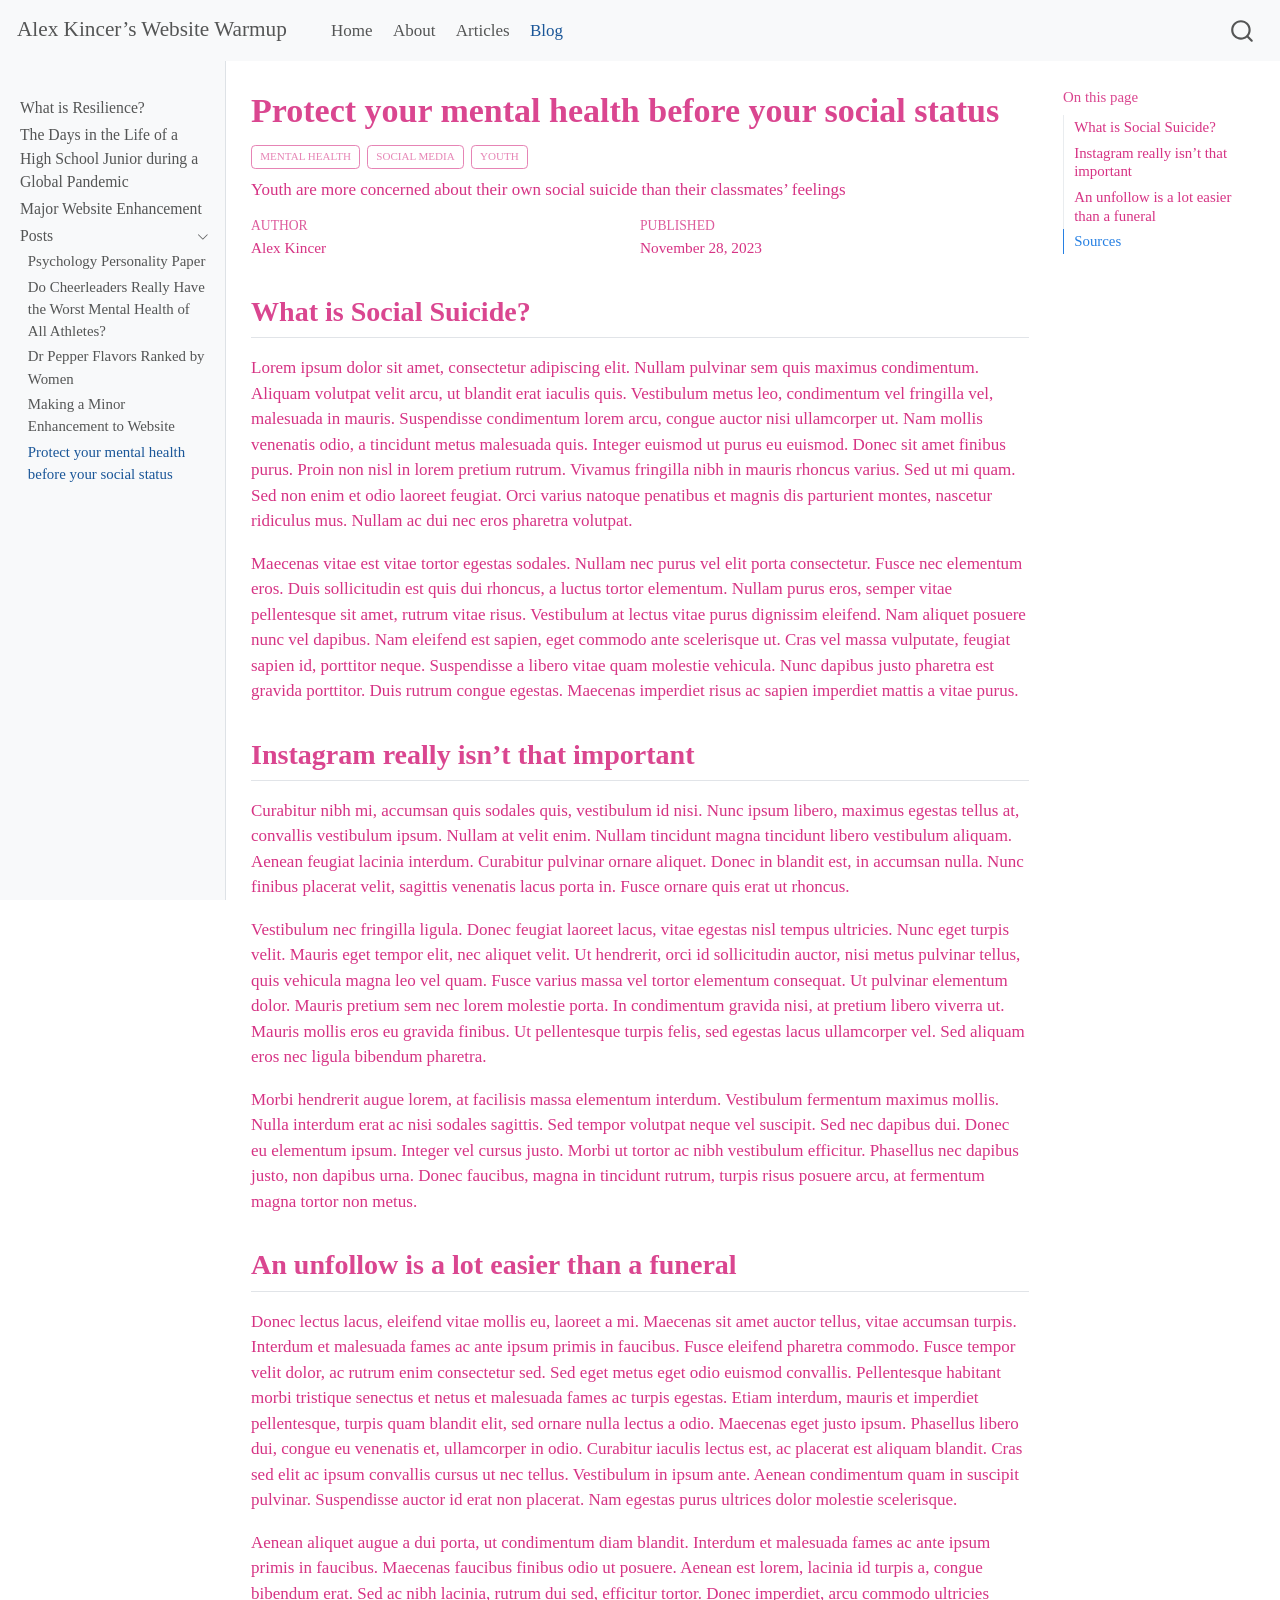
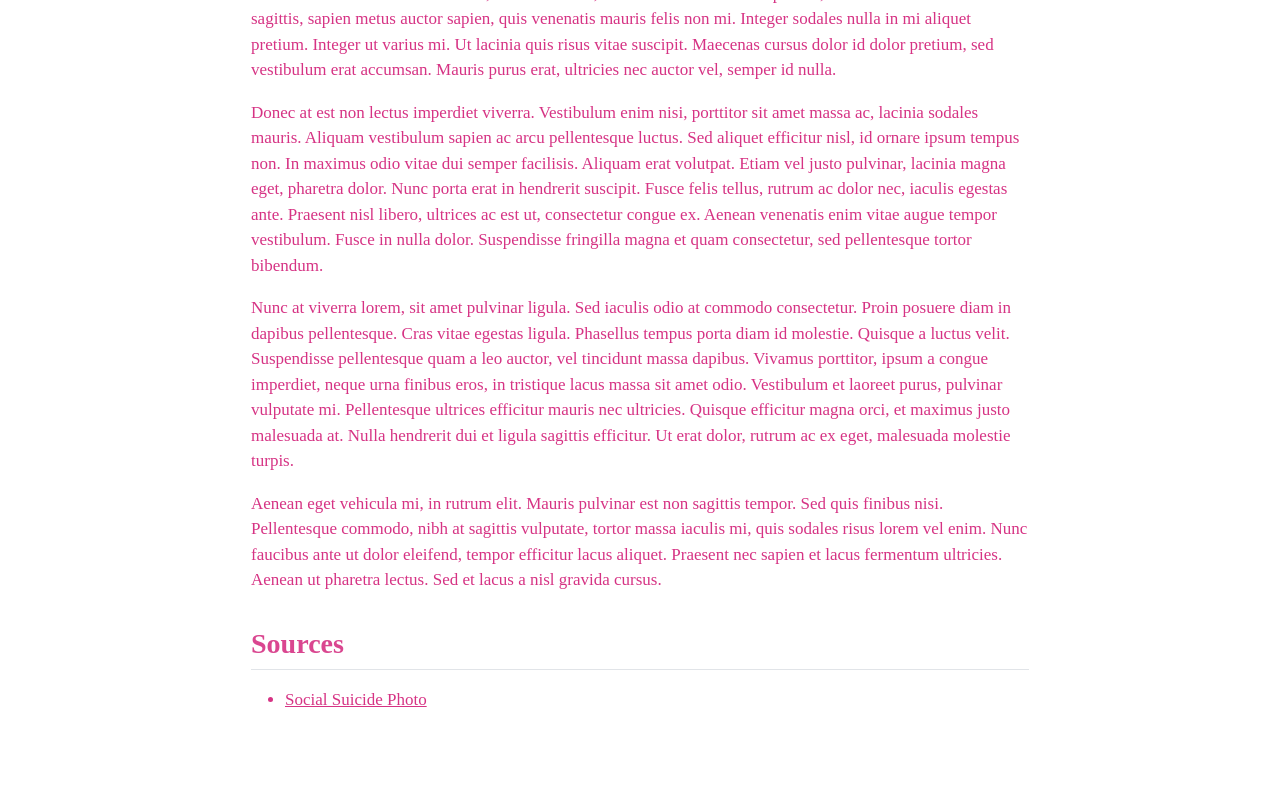
<file: docs/posts/Protect your mental health before your social status/index.html>
<!DOCTYPE html>
<html xmlns="http://www.w3.org/1999/xhtml" lang="en" xml:lang="en"><head>

<meta charset="utf-8">
<meta name="generator" content="quarto-1.3.450">

<meta name="viewport" content="width=device-width, initial-scale=1.0, user-scalable=yes">

<meta name="author" content="Alex Kincer">
<meta name="dcterms.date" content="2023-11-28">
<meta name="description" content="Youth are more concerned about their own social suicide than their classmates’ feelings">

<title>Alex Kincer’s Website Warmup - Protect your mental health before your social status</title>
<style>
code{white-space: pre-wrap;}
span.smallcaps{font-variant: small-caps;}
div.columns{display: flex; gap: min(4vw, 1.5em);}
div.column{flex: auto; overflow-x: auto;}
div.hanging-indent{margin-left: 1.5em; text-indent: -1.5em;}
ul.task-list{list-style: none;}
ul.task-list li input[type="checkbox"] {
  width: 0.8em;
  margin: 0 0.8em 0.2em -1em; /* quarto-specific, see https://github.com/quarto-dev/quarto-cli/issues/4556 */ 
  vertical-align: middle;
}
</style>


<script src="../../site_libs/quarto-nav/quarto-nav.js"></script>
<script src="../../site_libs/quarto-nav/headroom.min.js"></script>
<script src="../../site_libs/clipboard/clipboard.min.js"></script>
<script src="../../site_libs/quarto-search/autocomplete.umd.js"></script>
<script src="../../site_libs/quarto-search/fuse.min.js"></script>
<script src="../../site_libs/quarto-search/quarto-search.js"></script>
<meta name="quarto:offset" content="../../">
<script src="../../site_libs/quarto-html/quarto.js"></script>
<script src="../../site_libs/quarto-html/popper.min.js"></script>
<script src="../../site_libs/quarto-html/tippy.umd.min.js"></script>
<script src="../../site_libs/quarto-html/anchor.min.js"></script>
<link href="../../site_libs/quarto-html/tippy.css" rel="stylesheet">
<link href="../../site_libs/quarto-html/quarto-syntax-highlighting.css" rel="stylesheet" id="quarto-text-highlighting-styles">
<script src="../../site_libs/bootstrap/bootstrap.min.js"></script>
<link href="../../site_libs/bootstrap/bootstrap-icons.css" rel="stylesheet">
<link href="../../site_libs/bootstrap/bootstrap.min.css" rel="stylesheet" id="quarto-bootstrap" data-mode="light">
<script id="quarto-search-options" type="application/json">{
  "location": "navbar",
  "copy-button": false,
  "collapse-after": 3,
  "panel-placement": "end",
  "type": "overlay",
  "limit": 20,
  "language": {
    "search-no-results-text": "No results",
    "search-matching-documents-text": "matching documents",
    "search-copy-link-title": "Copy link to search",
    "search-hide-matches-text": "Hide additional matches",
    "search-more-match-text": "more match in this document",
    "search-more-matches-text": "more matches in this document",
    "search-clear-button-title": "Clear",
    "search-detached-cancel-button-title": "Cancel",
    "search-submit-button-title": "Submit",
    "search-label": "Search"
  }
}</script>


<link rel="stylesheet" href="../../styles.css">
</head>

<body class="nav-sidebar docked nav-fixed">

<div id="quarto-search-results"></div>
  <header id="quarto-header" class="headroom fixed-top">
    <nav class="navbar navbar-expand-lg navbar-dark ">
      <div class="navbar-container container-fluid">
      <div class="navbar-brand-container">
    <a class="navbar-brand" href="../../index.html">
    <span class="navbar-title">Alex Kincer’s Website Warmup</span>
    </a>
  </div>
            <div id="quarto-search" class="" title="Search"></div>
          <button class="navbar-toggler" type="button" data-bs-toggle="collapse" data-bs-target="#navbarCollapse" aria-controls="navbarCollapse" aria-expanded="false" aria-label="Toggle navigation" onclick="if (window.quartoToggleHeadroom) { window.quartoToggleHeadroom(); }">
  <span class="navbar-toggler-icon"></span>
</button>
          <div class="collapse navbar-collapse" id="navbarCollapse">
            <ul class="navbar-nav navbar-nav-scroll me-auto">
  <li class="nav-item">
    <a class="nav-link" href="../../index.html" rel="" target="">
 <span class="menu-text">Home</span></a>
  </li>  
  <li class="nav-item">
    <a class="nav-link" href="../../about.html" rel="" target="">
 <span class="menu-text">About</span></a>
  </li>  
  <li class="nav-item">
    <a class="nav-link" href="../../articles/index.html" rel="" target="">
 <span class="menu-text">Articles</span></a>
  </li>  
  <li class="nav-item">
    <a class="nav-link active" href="../../posts/index.html" rel="" target="" aria-current="page">
 <span class="menu-text">Blog</span></a>
  </li>  
</ul>
            <div class="quarto-navbar-tools ms-auto">
</div>
          </div> <!-- /navcollapse -->
      </div> <!-- /container-fluid -->
    </nav>
  <nav class="quarto-secondary-nav">
    <div class="container-fluid d-flex">
      <button type="button" class="quarto-btn-toggle btn" data-bs-toggle="collapse" data-bs-target="#quarto-sidebar,#quarto-sidebar-glass" aria-controls="quarto-sidebar" aria-expanded="false" aria-label="Toggle sidebar navigation" onclick="if (window.quartoToggleHeadroom) { window.quartoToggleHeadroom(); }">
        <i class="bi bi-layout-text-sidebar-reverse"></i>
      </button>
      <nav class="quarto-page-breadcrumbs" aria-label="breadcrumb"><ol class="breadcrumb"><li class="breadcrumb-item"><a href="../../posts/index.html">Posts</a></li><li class="breadcrumb-item"><a href="../../posts/Protect your mental health before your social status/index.html">Protect your mental health before your social status</a></li></ol></nav>
      <a class="flex-grow-1" role="button" data-bs-toggle="collapse" data-bs-target="#quarto-sidebar,#quarto-sidebar-glass" aria-controls="quarto-sidebar" aria-expanded="false" aria-label="Toggle sidebar navigation" onclick="if (window.quartoToggleHeadroom) { window.quartoToggleHeadroom(); }">      
      </a>
    </div>
  </nav>
</header>
<!-- content -->
<div id="quarto-content" class="quarto-container page-columns page-rows-contents page-layout-article page-navbar">
<!-- sidebar -->
  <nav id="quarto-sidebar" class="sidebar collapse collapse-horizontal sidebar-navigation docked overflow-auto">
    <div class="sidebar-menu-container"> 
    <ul class="list-unstyled mt-1">
        <li class="sidebar-item">
  <div class="sidebar-item-container"> 
  <a href="../../articles/article_01.html" class="sidebar-item-text sidebar-link">
 <span class="menu-text">What is Resilience?</span></a>
  </div>
</li>
        <li class="sidebar-item">
  <div class="sidebar-item-container"> 
  <a href="../../articles/article_02.html" class="sidebar-item-text sidebar-link">
 <span class="menu-text">The Days in the Life of a High School Junior during a Global Pandemic</span></a>
  </div>
</li>
        <li class="sidebar-item">
  <div class="sidebar-item-container"> 
  <a href="../../articles/article_03.html" class="sidebar-item-text sidebar-link">
 <span class="menu-text">Major Website Enhancement</span></a>
  </div>
</li>
        <li class="sidebar-item sidebar-item-section">
      <div class="sidebar-item-container"> 
            <a href="../../posts/index.html" class="sidebar-item-text sidebar-link">
 <span class="menu-text">Posts</span></a>
          <a class="sidebar-item-toggle text-start" data-bs-toggle="collapse" data-bs-target="#quarto-sidebar-section-1" aria-expanded="true" aria-label="Toggle section">
            <i class="bi bi-chevron-right ms-2"></i>
          </a> 
      </div>
      <ul id="quarto-sidebar-section-1" class="collapse list-unstyled sidebar-section depth1 show">  
          <li class="sidebar-item">
  <div class="sidebar-item-container"> 
  <a href="../../posts/5-Factor-Model-Personality-Paper/index.html" class="sidebar-item-text sidebar-link">
 <span class="menu-text">Psychology Personality Paper</span></a>
  </div>
</li>
          <li class="sidebar-item">
  <div class="sidebar-item-container"> 
  <a href="../../posts/Cheerleading-Mental-Health/index.html" class="sidebar-item-text sidebar-link">
 <span class="menu-text">Do Cheerleaders Really Have the Worst Mental Health of All Athletes?</span></a>
  </div>
</li>
          <li class="sidebar-item">
  <div class="sidebar-item-container"> 
  <a href="../../posts/dr-pepper-ranking/index.html" class="sidebar-item-text sidebar-link">
 <span class="menu-text">Dr Pepper Flavors Ranked by Women</span></a>
  </div>
</li>
          <li class="sidebar-item">
  <div class="sidebar-item-container"> 
  <a href="../../posts/minor-coding-enhancement/index.html" class="sidebar-item-text sidebar-link">
 <span class="menu-text">Making a Minor Enhancement to Website</span></a>
  </div>
</li>
          <li class="sidebar-item">
  <div class="sidebar-item-container"> 
  <a href="../../posts/Protect your mental health before your social status/index.html" class="sidebar-item-text sidebar-link active">
 <span class="menu-text">Protect your mental health before your social status</span></a>
  </div>
</li>
      </ul>
  </li>
    </ul>
    </div>
</nav>
<div id="quarto-sidebar-glass" data-bs-toggle="collapse" data-bs-target="#quarto-sidebar,#quarto-sidebar-glass"></div>
<!-- margin-sidebar -->
    <div id="quarto-margin-sidebar" class="sidebar margin-sidebar">
        <nav id="TOC" role="doc-toc" class="toc-active">
    <h2 id="toc-title">On this page</h2>
   
  <ul>
  <li><a href="#what-is-social-suicide" id="toc-what-is-social-suicide" class="nav-link active" data-scroll-target="#what-is-social-suicide">What is Social Suicide?</a></li>
  <li><a href="#instagram-really-isnt-that-important" id="toc-instagram-really-isnt-that-important" class="nav-link" data-scroll-target="#instagram-really-isnt-that-important">Instagram really isn’t that important</a></li>
  <li><a href="#an-unfollow-is-a-lot-easier-than-a-funeral" id="toc-an-unfollow-is-a-lot-easier-than-a-funeral" class="nav-link" data-scroll-target="#an-unfollow-is-a-lot-easier-than-a-funeral">An unfollow is a lot easier than a funeral</a></li>
  <li><a href="#sources" id="toc-sources" class="nav-link" data-scroll-target="#sources">Sources</a></li>
  </ul>
</nav>
    </div>
<!-- main -->
<main class="content" id="quarto-document-content">

<header id="title-block-header" class="quarto-title-block default">
<div class="quarto-title">
<h1 class="title">Protect your mental health before your social status</h1>
  <div class="quarto-categories">
    <div class="quarto-category">mental health</div>
    <div class="quarto-category">social media</div>
    <div class="quarto-category">youth</div>
  </div>
  </div>

<div>
  <div class="description">
    Youth are more concerned about their own social suicide than their classmates’ feelings
  </div>
</div>


<div class="quarto-title-meta">

    <div>
    <div class="quarto-title-meta-heading">Author</div>
    <div class="quarto-title-meta-contents">
             <p>Alex Kincer </p>
          </div>
  </div>
    
    <div>
    <div class="quarto-title-meta-heading">Published</div>
    <div class="quarto-title-meta-contents">
      <p class="date">November 28, 2023</p>
    </div>
  </div>
  
    
  </div>
  

</header>

<section id="what-is-social-suicide" class="level2">
<h2 class="anchored" data-anchor-id="what-is-social-suicide">What is Social Suicide?</h2>
<p>Lorem ipsum dolor sit amet, consectetur adipiscing elit. Nullam pulvinar sem quis maximus condimentum. Aliquam volutpat velit arcu, ut blandit erat iaculis quis. Vestibulum metus leo, condimentum vel fringilla vel, malesuada in mauris. Suspendisse condimentum lorem arcu, congue auctor nisi ullamcorper ut. Nam mollis venenatis odio, a tincidunt metus malesuada quis. Integer euismod ut purus eu euismod. Donec sit amet finibus purus. Proin non nisl in lorem pretium rutrum. Vivamus fringilla nibh in mauris rhoncus varius. Sed ut mi quam. Sed non enim et odio laoreet feugiat. Orci varius natoque penatibus et magnis dis parturient montes, nascetur ridiculus mus. Nullam ac dui nec eros pharetra volutpat.</p>
<p>Maecenas vitae est vitae tortor egestas sodales. Nullam nec purus vel elit porta consectetur. Fusce nec elementum eros. Duis sollicitudin est quis dui rhoncus, a luctus tortor elementum. Nullam purus eros, semper vitae pellentesque sit amet, rutrum vitae risus. Vestibulum at lectus vitae purus dignissim eleifend. Nam aliquet posuere nunc vel dapibus. Nam eleifend est sapien, eget commodo ante scelerisque ut. Cras vel massa vulputate, feugiat sapien id, porttitor neque. Suspendisse a libero vitae quam molestie vehicula. Nunc dapibus justo pharetra est gravida porttitor. Duis rutrum congue egestas. Maecenas imperdiet risus ac sapien imperdiet mattis a vitae purus.</p>
</section>
<section id="instagram-really-isnt-that-important" class="level2">
<h2 class="anchored" data-anchor-id="instagram-really-isnt-that-important">Instagram really isn’t that important</h2>
<p>Curabitur nibh mi, accumsan quis sodales quis, vestibulum id nisi. Nunc ipsum libero, maximus egestas tellus at, convallis vestibulum ipsum. Nullam at velit enim. Nullam tincidunt magna tincidunt libero vestibulum aliquam. Aenean feugiat lacinia interdum. Curabitur pulvinar ornare aliquet. Donec in blandit est, in accumsan nulla. Nunc finibus placerat velit, sagittis venenatis lacus porta in. Fusce ornare quis erat ut rhoncus.</p>
<p>Vestibulum nec fringilla ligula. Donec feugiat laoreet lacus, vitae egestas nisl tempus ultricies. Nunc eget turpis velit. Mauris eget tempor elit, nec aliquet velit. Ut hendrerit, orci id sollicitudin auctor, nisi metus pulvinar tellus, quis vehicula magna leo vel quam. Fusce varius massa vel tortor elementum consequat. Ut pulvinar elementum dolor. Mauris pretium sem nec lorem molestie porta. In condimentum gravida nisi, at pretium libero viverra ut. Mauris mollis eros eu gravida finibus. Ut pellentesque turpis felis, sed egestas lacus ullamcorper vel. Sed aliquam eros nec ligula bibendum pharetra.</p>
<p>Morbi hendrerit augue lorem, at facilisis massa elementum interdum. Vestibulum fermentum maximus mollis. Nulla interdum erat ac nisi sodales sagittis. Sed tempor volutpat neque vel suscipit. Sed nec dapibus dui. Donec eu elementum ipsum. Integer vel cursus justo. Morbi ut tortor ac nibh vestibulum efficitur. Phasellus nec dapibus justo, non dapibus urna. Donec faucibus, magna in tincidunt rutrum, turpis risus posuere arcu, at fermentum magna tortor non metus.</p>
</section>
<section id="an-unfollow-is-a-lot-easier-than-a-funeral" class="level2">
<h2 class="anchored" data-anchor-id="an-unfollow-is-a-lot-easier-than-a-funeral">An unfollow is a lot easier than a funeral</h2>
<p>Donec lectus lacus, eleifend vitae mollis eu, laoreet a mi. Maecenas sit amet auctor tellus, vitae accumsan turpis. Interdum et malesuada fames ac ante ipsum primis in faucibus. Fusce eleifend pharetra commodo. Fusce tempor velit dolor, ac rutrum enim consectetur sed. Sed eget metus eget odio euismod convallis. Pellentesque habitant morbi tristique senectus et netus et malesuada fames ac turpis egestas. Etiam interdum, mauris et imperdiet pellentesque, turpis quam blandit elit, sed ornare nulla lectus a odio. Maecenas eget justo ipsum. Phasellus libero dui, congue eu venenatis et, ullamcorper in odio. Curabitur iaculis lectus est, ac placerat est aliquam blandit. Cras sed elit ac ipsum convallis cursus ut nec tellus. Vestibulum in ipsum ante. Aenean condimentum quam in suscipit pulvinar. Suspendisse auctor id erat non placerat. Nam egestas purus ultrices dolor molestie scelerisque.</p>
<p>Aenean aliquet augue a dui porta, ut condimentum diam blandit. Interdum et malesuada fames ac ante ipsum primis in faucibus. Maecenas faucibus finibus odio ut posuere. Aenean est lorem, lacinia id turpis a, congue bibendum erat. Sed ac nibh lacinia, rutrum dui sed, efficitur tortor. Donec imperdiet, arcu commodo ultricies sagittis, sapien metus auctor sapien, quis venenatis mauris felis non mi. Integer sodales nulla in mi aliquet pretium. Integer ut varius mi. Ut lacinia quis risus vitae suscipit. Maecenas cursus dolor id dolor pretium, sed vestibulum erat accumsan. Mauris purus erat, ultricies nec auctor vel, semper id nulla.</p>
<p>Donec at est non lectus imperdiet viverra. Vestibulum enim nisi, porttitor sit amet massa ac, lacinia sodales mauris. Aliquam vestibulum sapien ac arcu pellentesque luctus. Sed aliquet efficitur nisl, id ornare ipsum tempus non. In maximus odio vitae dui semper facilisis. Aliquam erat volutpat. Etiam vel justo pulvinar, lacinia magna eget, pharetra dolor. Nunc porta erat in hendrerit suscipit. Fusce felis tellus, rutrum ac dolor nec, iaculis egestas ante. Praesent nisl libero, ultrices ac est ut, consectetur congue ex. Aenean venenatis enim vitae augue tempor vestibulum. Fusce in nulla dolor. Suspendisse fringilla magna et quam consectetur, sed pellentesque tortor bibendum.</p>
<p>Nunc at viverra lorem, sit amet pulvinar ligula. Sed iaculis odio at commodo consectetur. Proin posuere diam in dapibus pellentesque. Cras vitae egestas ligula. Phasellus tempus porta diam id molestie. Quisque a luctus velit. Suspendisse pellentesque quam a leo auctor, vel tincidunt massa dapibus. Vivamus porttitor, ipsum a congue imperdiet, neque urna finibus eros, in tristique lacus massa sit amet odio. Vestibulum et laoreet purus, pulvinar vulputate mi. Pellentesque ultrices efficitur mauris nec ultricies. Quisque efficitur magna orci, et maximus justo malesuada at. Nulla hendrerit dui et ligula sagittis efficitur. Ut erat dolor, rutrum ac ex eget, malesuada molestie turpis.</p>
<p>Aenean eget vehicula mi, in rutrum elit. Mauris pulvinar est non sagittis tempor. Sed quis finibus nisi. Pellentesque commodo, nibh at sagittis vulputate, tortor massa iaculis mi, quis sodales risus lorem vel enim. Nunc faucibus ante ut dolor eleifend, tempor efficitur lacus aliquet. Praesent nec sapien et lacus fermentum ultricies. Aenean ut pharetra lectus. Sed et lacus a nisl gravida cursus.</p>
</section>
<section id="sources" class="level2">
<h2 class="anchored" data-anchor-id="sources">Sources</h2>
<ul>
<li><a href="https://image.shutterstock.com/image-vector/girl-being-bullied-online-through-260nw-1068636440.jpg">Social Suicide Photo</a></li>
</ul>


</section>

</main> <!-- /main -->
<script id="quarto-html-after-body" type="application/javascript">
window.document.addEventListener("DOMContentLoaded", function (event) {
  const toggleBodyColorMode = (bsSheetEl) => {
    const mode = bsSheetEl.getAttribute("data-mode");
    const bodyEl = window.document.querySelector("body");
    if (mode === "dark") {
      bodyEl.classList.add("quarto-dark");
      bodyEl.classList.remove("quarto-light");
    } else {
      bodyEl.classList.add("quarto-light");
      bodyEl.classList.remove("quarto-dark");
    }
  }
  const toggleBodyColorPrimary = () => {
    const bsSheetEl = window.document.querySelector("link#quarto-bootstrap");
    if (bsSheetEl) {
      toggleBodyColorMode(bsSheetEl);
    }
  }
  toggleBodyColorPrimary();  
  const icon = "";
  const anchorJS = new window.AnchorJS();
  anchorJS.options = {
    placement: 'right',
    icon: icon
  };
  anchorJS.add('.anchored');
  const isCodeAnnotation = (el) => {
    for (const clz of el.classList) {
      if (clz.startsWith('code-annotation-')) {                     
        return true;
      }
    }
    return false;
  }
  const clipboard = new window.ClipboardJS('.code-copy-button', {
    text: function(trigger) {
      const codeEl = trigger.previousElementSibling.cloneNode(true);
      for (const childEl of codeEl.children) {
        if (isCodeAnnotation(childEl)) {
          childEl.remove();
        }
      }
      return codeEl.innerText;
    }
  });
  clipboard.on('success', function(e) {
    // button target
    const button = e.trigger;
    // don't keep focus
    button.blur();
    // flash "checked"
    button.classList.add('code-copy-button-checked');
    var currentTitle = button.getAttribute("title");
    button.setAttribute("title", "Copied!");
    let tooltip;
    if (window.bootstrap) {
      button.setAttribute("data-bs-toggle", "tooltip");
      button.setAttribute("data-bs-placement", "left");
      button.setAttribute("data-bs-title", "Copied!");
      tooltip = new bootstrap.Tooltip(button, 
        { trigger: "manual", 
          customClass: "code-copy-button-tooltip",
          offset: [0, -8]});
      tooltip.show();    
    }
    setTimeout(function() {
      if (tooltip) {
        tooltip.hide();
        button.removeAttribute("data-bs-title");
        button.removeAttribute("data-bs-toggle");
        button.removeAttribute("data-bs-placement");
      }
      button.setAttribute("title", currentTitle);
      button.classList.remove('code-copy-button-checked');
    }, 1000);
    // clear code selection
    e.clearSelection();
  });
  function tippyHover(el, contentFn) {
    const config = {
      allowHTML: true,
      content: contentFn,
      maxWidth: 500,
      delay: 100,
      arrow: false,
      appendTo: function(el) {
          return el.parentElement;
      },
      interactive: true,
      interactiveBorder: 10,
      theme: 'quarto',
      placement: 'bottom-start'
    };
    window.tippy(el, config); 
  }
  const noterefs = window.document.querySelectorAll('a[role="doc-noteref"]');
  for (var i=0; i<noterefs.length; i++) {
    const ref = noterefs[i];
    tippyHover(ref, function() {
      // use id or data attribute instead here
      let href = ref.getAttribute('data-footnote-href') || ref.getAttribute('href');
      try { href = new URL(href).hash; } catch {}
      const id = href.replace(/^#\/?/, "");
      const note = window.document.getElementById(id);
      return note.innerHTML;
    });
  }
      let selectedAnnoteEl;
      const selectorForAnnotation = ( cell, annotation) => {
        let cellAttr = 'data-code-cell="' + cell + '"';
        let lineAttr = 'data-code-annotation="' +  annotation + '"';
        const selector = 'span[' + cellAttr + '][' + lineAttr + ']';
        return selector;
      }
      const selectCodeLines = (annoteEl) => {
        const doc = window.document;
        const targetCell = annoteEl.getAttribute("data-target-cell");
        const targetAnnotation = annoteEl.getAttribute("data-target-annotation");
        const annoteSpan = window.document.querySelector(selectorForAnnotation(targetCell, targetAnnotation));
        const lines = annoteSpan.getAttribute("data-code-lines").split(",");
        const lineIds = lines.map((line) => {
          return targetCell + "-" + line;
        })
        let top = null;
        let height = null;
        let parent = null;
        if (lineIds.length > 0) {
            //compute the position of the single el (top and bottom and make a div)
            const el = window.document.getElementById(lineIds[0]);
            top = el.offsetTop;
            height = el.offsetHeight;
            parent = el.parentElement.parentElement;
          if (lineIds.length > 1) {
            const lastEl = window.document.getElementById(lineIds[lineIds.length - 1]);
            const bottom = lastEl.offsetTop + lastEl.offsetHeight;
            height = bottom - top;
          }
          if (top !== null && height !== null && parent !== null) {
            // cook up a div (if necessary) and position it 
            let div = window.document.getElementById("code-annotation-line-highlight");
            if (div === null) {
              div = window.document.createElement("div");
              div.setAttribute("id", "code-annotation-line-highlight");
              div.style.position = 'absolute';
              parent.appendChild(div);
            }
            div.style.top = top - 2 + "px";
            div.style.height = height + 4 + "px";
            let gutterDiv = window.document.getElementById("code-annotation-line-highlight-gutter");
            if (gutterDiv === null) {
              gutterDiv = window.document.createElement("div");
              gutterDiv.setAttribute("id", "code-annotation-line-highlight-gutter");
              gutterDiv.style.position = 'absolute';
              const codeCell = window.document.getElementById(targetCell);
              const gutter = codeCell.querySelector('.code-annotation-gutter');
              gutter.appendChild(gutterDiv);
            }
            gutterDiv.style.top = top - 2 + "px";
            gutterDiv.style.height = height + 4 + "px";
          }
          selectedAnnoteEl = annoteEl;
        }
      };
      const unselectCodeLines = () => {
        const elementsIds = ["code-annotation-line-highlight", "code-annotation-line-highlight-gutter"];
        elementsIds.forEach((elId) => {
          const div = window.document.getElementById(elId);
          if (div) {
            div.remove();
          }
        });
        selectedAnnoteEl = undefined;
      };
      // Attach click handler to the DT
      const annoteDls = window.document.querySelectorAll('dt[data-target-cell]');
      for (const annoteDlNode of annoteDls) {
        annoteDlNode.addEventListener('click', (event) => {
          const clickedEl = event.target;
          if (clickedEl !== selectedAnnoteEl) {
            unselectCodeLines();
            const activeEl = window.document.querySelector('dt[data-target-cell].code-annotation-active');
            if (activeEl) {
              activeEl.classList.remove('code-annotation-active');
            }
            selectCodeLines(clickedEl);
            clickedEl.classList.add('code-annotation-active');
          } else {
            // Unselect the line
            unselectCodeLines();
            clickedEl.classList.remove('code-annotation-active');
          }
        });
      }
  const findCites = (el) => {
    const parentEl = el.parentElement;
    if (parentEl) {
      const cites = parentEl.dataset.cites;
      if (cites) {
        return {
          el,
          cites: cites.split(' ')
        };
      } else {
        return findCites(el.parentElement)
      }
    } else {
      return undefined;
    }
  };
  var bibliorefs = window.document.querySelectorAll('a[role="doc-biblioref"]');
  for (var i=0; i<bibliorefs.length; i++) {
    const ref = bibliorefs[i];
    const citeInfo = findCites(ref);
    if (citeInfo) {
      tippyHover(citeInfo.el, function() {
        var popup = window.document.createElement('div');
        citeInfo.cites.forEach(function(cite) {
          var citeDiv = window.document.createElement('div');
          citeDiv.classList.add('hanging-indent');
          citeDiv.classList.add('csl-entry');
          var biblioDiv = window.document.getElementById('ref-' + cite);
          if (biblioDiv) {
            citeDiv.innerHTML = biblioDiv.innerHTML;
          }
          popup.appendChild(citeDiv);
        });
        return popup.innerHTML;
      });
    }
  }
});
</script>
</div> <!-- /content -->



</body></html>
</file>
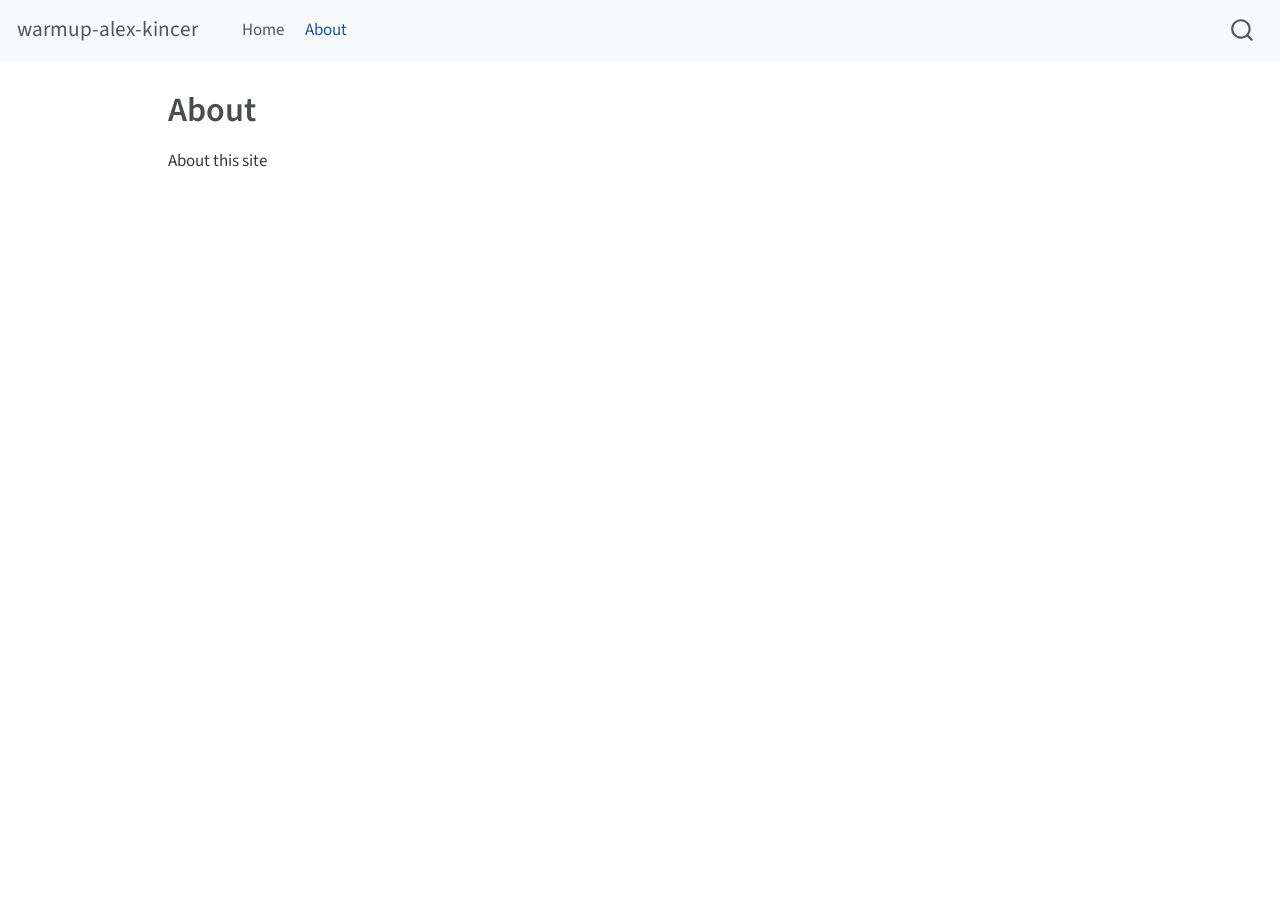
<file: _site/about.html>
<!DOCTYPE html>
<html xmlns="http://www.w3.org/1999/xhtml" lang="en" xml:lang="en"><head>

<meta charset="utf-8">
<meta name="generator" content="quarto-1.3.450">

<meta name="viewport" content="width=device-width, initial-scale=1.0, user-scalable=yes">


<title>warmup-alex-kincer - About</title>
<style>
code{white-space: pre-wrap;}
span.smallcaps{font-variant: small-caps;}
div.columns{display: flex; gap: min(4vw, 1.5em);}
div.column{flex: auto; overflow-x: auto;}
div.hanging-indent{margin-left: 1.5em; text-indent: -1.5em;}
ul.task-list{list-style: none;}
ul.task-list li input[type="checkbox"] {
  width: 0.8em;
  margin: 0 0.8em 0.2em -1em; /* quarto-specific, see https://github.com/quarto-dev/quarto-cli/issues/4556 */ 
  vertical-align: middle;
}
</style>


<script src="site_libs/quarto-nav/quarto-nav.js"></script>
<script src="site_libs/quarto-nav/headroom.min.js"></script>
<script src="site_libs/clipboard/clipboard.min.js"></script>
<script src="site_libs/quarto-search/autocomplete.umd.js"></script>
<script src="site_libs/quarto-search/fuse.min.js"></script>
<script src="site_libs/quarto-search/quarto-search.js"></script>
<meta name="quarto:offset" content="./">
<script src="site_libs/quarto-html/quarto.js"></script>
<script src="site_libs/quarto-html/popper.min.js"></script>
<script src="site_libs/quarto-html/tippy.umd.min.js"></script>
<script src="site_libs/quarto-html/anchor.min.js"></script>
<link href="site_libs/quarto-html/tippy.css" rel="stylesheet">
<link href="site_libs/quarto-html/quarto-syntax-highlighting.css" rel="stylesheet" id="quarto-text-highlighting-styles">
<script src="site_libs/bootstrap/bootstrap.min.js"></script>
<link href="site_libs/bootstrap/bootstrap-icons.css" rel="stylesheet">
<link href="site_libs/bootstrap/bootstrap.min.css" rel="stylesheet" id="quarto-bootstrap" data-mode="light">
<script id="quarto-search-options" type="application/json">{
  "location": "navbar",
  "copy-button": false,
  "collapse-after": 3,
  "panel-placement": "end",
  "type": "overlay",
  "limit": 20,
  "language": {
    "search-no-results-text": "No results",
    "search-matching-documents-text": "matching documents",
    "search-copy-link-title": "Copy link to search",
    "search-hide-matches-text": "Hide additional matches",
    "search-more-match-text": "more match in this document",
    "search-more-matches-text": "more matches in this document",
    "search-clear-button-title": "Clear",
    "search-detached-cancel-button-title": "Cancel",
    "search-submit-button-title": "Submit",
    "search-label": "Search"
  }
}</script>


<link rel="stylesheet" href="styles.css">
</head>

<body class="nav-fixed">

<div id="quarto-search-results"></div>
  <header id="quarto-header" class="headroom fixed-top">
    <nav class="navbar navbar-expand-lg navbar-dark ">
      <div class="navbar-container container-fluid">
      <div class="navbar-brand-container">
    <a class="navbar-brand" href="./index.html">
    <span class="navbar-title">warmup-alex-kincer</span>
    </a>
  </div>
            <div id="quarto-search" class="" title="Search"></div>
          <button class="navbar-toggler" type="button" data-bs-toggle="collapse" data-bs-target="#navbarCollapse" aria-controls="navbarCollapse" aria-expanded="false" aria-label="Toggle navigation" onclick="if (window.quartoToggleHeadroom) { window.quartoToggleHeadroom(); }">
  <span class="navbar-toggler-icon"></span>
</button>
          <div class="collapse navbar-collapse" id="navbarCollapse">
            <ul class="navbar-nav navbar-nav-scroll me-auto">
  <li class="nav-item">
    <a class="nav-link" href="./index.html" rel="" target="">
 <span class="menu-text">Home</span></a>
  </li>  
  <li class="nav-item">
    <a class="nav-link active" href="./about.html" rel="" target="" aria-current="page">
 <span class="menu-text">About</span></a>
  </li>  
</ul>
            <div class="quarto-navbar-tools ms-auto">
</div>
          </div> <!-- /navcollapse -->
      </div> <!-- /container-fluid -->
    </nav>
</header>
<!-- content -->
<div id="quarto-content" class="quarto-container page-columns page-rows-contents page-layout-article page-navbar">
<!-- sidebar -->
<!-- margin-sidebar -->
    <div id="quarto-margin-sidebar" class="sidebar margin-sidebar">
        
    </div>
<!-- main -->
<main class="content" id="quarto-document-content">

<header id="title-block-header" class="quarto-title-block default">
<div class="quarto-title">
<h1 class="title">About</h1>
</div>



<div class="quarto-title-meta">

    
  
    
  </div>
  

</header>

<p>About this site</p>



</main> <!-- /main -->
<script id="quarto-html-after-body" type="application/javascript">
window.document.addEventListener("DOMContentLoaded", function (event) {
  const toggleBodyColorMode = (bsSheetEl) => {
    const mode = bsSheetEl.getAttribute("data-mode");
    const bodyEl = window.document.querySelector("body");
    if (mode === "dark") {
      bodyEl.classList.add("quarto-dark");
      bodyEl.classList.remove("quarto-light");
    } else {
      bodyEl.classList.add("quarto-light");
      bodyEl.classList.remove("quarto-dark");
    }
  }
  const toggleBodyColorPrimary = () => {
    const bsSheetEl = window.document.querySelector("link#quarto-bootstrap");
    if (bsSheetEl) {
      toggleBodyColorMode(bsSheetEl);
    }
  }
  toggleBodyColorPrimary();  
  const icon = "";
  const anchorJS = new window.AnchorJS();
  anchorJS.options = {
    placement: 'right',
    icon: icon
  };
  anchorJS.add('.anchored');
  const isCodeAnnotation = (el) => {
    for (const clz of el.classList) {
      if (clz.startsWith('code-annotation-')) {                     
        return true;
      }
    }
    return false;
  }
  const clipboard = new window.ClipboardJS('.code-copy-button', {
    text: function(trigger) {
      const codeEl = trigger.previousElementSibling.cloneNode(true);
      for (const childEl of codeEl.children) {
        if (isCodeAnnotation(childEl)) {
          childEl.remove();
        }
      }
      return codeEl.innerText;
    }
  });
  clipboard.on('success', function(e) {
    // button target
    const button = e.trigger;
    // don't keep focus
    button.blur();
    // flash "checked"
    button.classList.add('code-copy-button-checked');
    var currentTitle = button.getAttribute("title");
    button.setAttribute("title", "Copied!");
    let tooltip;
    if (window.bootstrap) {
      button.setAttribute("data-bs-toggle", "tooltip");
      button.setAttribute("data-bs-placement", "left");
      button.setAttribute("data-bs-title", "Copied!");
      tooltip = new bootstrap.Tooltip(button, 
        { trigger: "manual", 
          customClass: "code-copy-button-tooltip",
          offset: [0, -8]});
      tooltip.show();    
    }
    setTimeout(function() {
      if (tooltip) {
        tooltip.hide();
        button.removeAttribute("data-bs-title");
        button.removeAttribute("data-bs-toggle");
        button.removeAttribute("data-bs-placement");
      }
      button.setAttribute("title", currentTitle);
      button.classList.remove('code-copy-button-checked');
    }, 1000);
    // clear code selection
    e.clearSelection();
  });
  function tippyHover(el, contentFn) {
    const config = {
      allowHTML: true,
      content: contentFn,
      maxWidth: 500,
      delay: 100,
      arrow: false,
      appendTo: function(el) {
          return el.parentElement;
      },
      interactive: true,
      interactiveBorder: 10,
      theme: 'quarto',
      placement: 'bottom-start'
    };
    window.tippy(el, config); 
  }
  const noterefs = window.document.querySelectorAll('a[role="doc-noteref"]');
  for (var i=0; i<noterefs.length; i++) {
    const ref = noterefs[i];
    tippyHover(ref, function() {
      // use id or data attribute instead here
      let href = ref.getAttribute('data-footnote-href') || ref.getAttribute('href');
      try { href = new URL(href).hash; } catch {}
      const id = href.replace(/^#\/?/, "");
      const note = window.document.getElementById(id);
      return note.innerHTML;
    });
  }
      let selectedAnnoteEl;
      const selectorForAnnotation = ( cell, annotation) => {
        let cellAttr = 'data-code-cell="' + cell + '"';
        let lineAttr = 'data-code-annotation="' +  annotation + '"';
        const selector = 'span[' + cellAttr + '][' + lineAttr + ']';
        return selector;
      }
      const selectCodeLines = (annoteEl) => {
        const doc = window.document;
        const targetCell = annoteEl.getAttribute("data-target-cell");
        const targetAnnotation = annoteEl.getAttribute("data-target-annotation");
        const annoteSpan = window.document.querySelector(selectorForAnnotation(targetCell, targetAnnotation));
        const lines = annoteSpan.getAttribute("data-code-lines").split(",");
        const lineIds = lines.map((line) => {
          return targetCell + "-" + line;
        })
        let top = null;
        let height = null;
        let parent = null;
        if (lineIds.length > 0) {
            //compute the position of the single el (top and bottom and make a div)
            const el = window.document.getElementById(lineIds[0]);
            top = el.offsetTop;
            height = el.offsetHeight;
            parent = el.parentElement.parentElement;
          if (lineIds.length > 1) {
            const lastEl = window.document.getElementById(lineIds[lineIds.length - 1]);
            const bottom = lastEl.offsetTop + lastEl.offsetHeight;
            height = bottom - top;
          }
          if (top !== null && height !== null && parent !== null) {
            // cook up a div (if necessary) and position it 
            let div = window.document.getElementById("code-annotation-line-highlight");
            if (div === null) {
              div = window.document.createElement("div");
              div.setAttribute("id", "code-annotation-line-highlight");
              div.style.position = 'absolute';
              parent.appendChild(div);
            }
            div.style.top = top - 2 + "px";
            div.style.height = height + 4 + "px";
            let gutterDiv = window.document.getElementById("code-annotation-line-highlight-gutter");
            if (gutterDiv === null) {
              gutterDiv = window.document.createElement("div");
              gutterDiv.setAttribute("id", "code-annotation-line-highlight-gutter");
              gutterDiv.style.position = 'absolute';
              const codeCell = window.document.getElementById(targetCell);
              const gutter = codeCell.querySelector('.code-annotation-gutter');
              gutter.appendChild(gutterDiv);
            }
            gutterDiv.style.top = top - 2 + "px";
            gutterDiv.style.height = height + 4 + "px";
          }
          selectedAnnoteEl = annoteEl;
        }
      };
      const unselectCodeLines = () => {
        const elementsIds = ["code-annotation-line-highlight", "code-annotation-line-highlight-gutter"];
        elementsIds.forEach((elId) => {
          const div = window.document.getElementById(elId);
          if (div) {
            div.remove();
          }
        });
        selectedAnnoteEl = undefined;
      };
      // Attach click handler to the DT
      const annoteDls = window.document.querySelectorAll('dt[data-target-cell]');
      for (const annoteDlNode of annoteDls) {
        annoteDlNode.addEventListener('click', (event) => {
          const clickedEl = event.target;
          if (clickedEl !== selectedAnnoteEl) {
            unselectCodeLines();
            const activeEl = window.document.querySelector('dt[data-target-cell].code-annotation-active');
            if (activeEl) {
              activeEl.classList.remove('code-annotation-active');
            }
            selectCodeLines(clickedEl);
            clickedEl.classList.add('code-annotation-active');
          } else {
            // Unselect the line
            unselectCodeLines();
            clickedEl.classList.remove('code-annotation-active');
          }
        });
      }
  const findCites = (el) => {
    const parentEl = el.parentElement;
    if (parentEl) {
      const cites = parentEl.dataset.cites;
      if (cites) {
        return {
          el,
          cites: cites.split(' ')
        };
      } else {
        return findCites(el.parentElement)
      }
    } else {
      return undefined;
    }
  };
  var bibliorefs = window.document.querySelectorAll('a[role="doc-biblioref"]');
  for (var i=0; i<bibliorefs.length; i++) {
    const ref = bibliorefs[i];
    const citeInfo = findCites(ref);
    if (citeInfo) {
      tippyHover(citeInfo.el, function() {
        var popup = window.document.createElement('div');
        citeInfo.cites.forEach(function(cite) {
          var citeDiv = window.document.createElement('div');
          citeDiv.classList.add('hanging-indent');
          citeDiv.classList.add('csl-entry');
          var biblioDiv = window.document.getElementById('ref-' + cite);
          if (biblioDiv) {
            citeDiv.innerHTML = biblioDiv.innerHTML;
          }
          popup.appendChild(citeDiv);
        });
        return popup.innerHTML;
      });
    }
  }
});
</script>
</div> <!-- /content -->



</body></html>
</file>
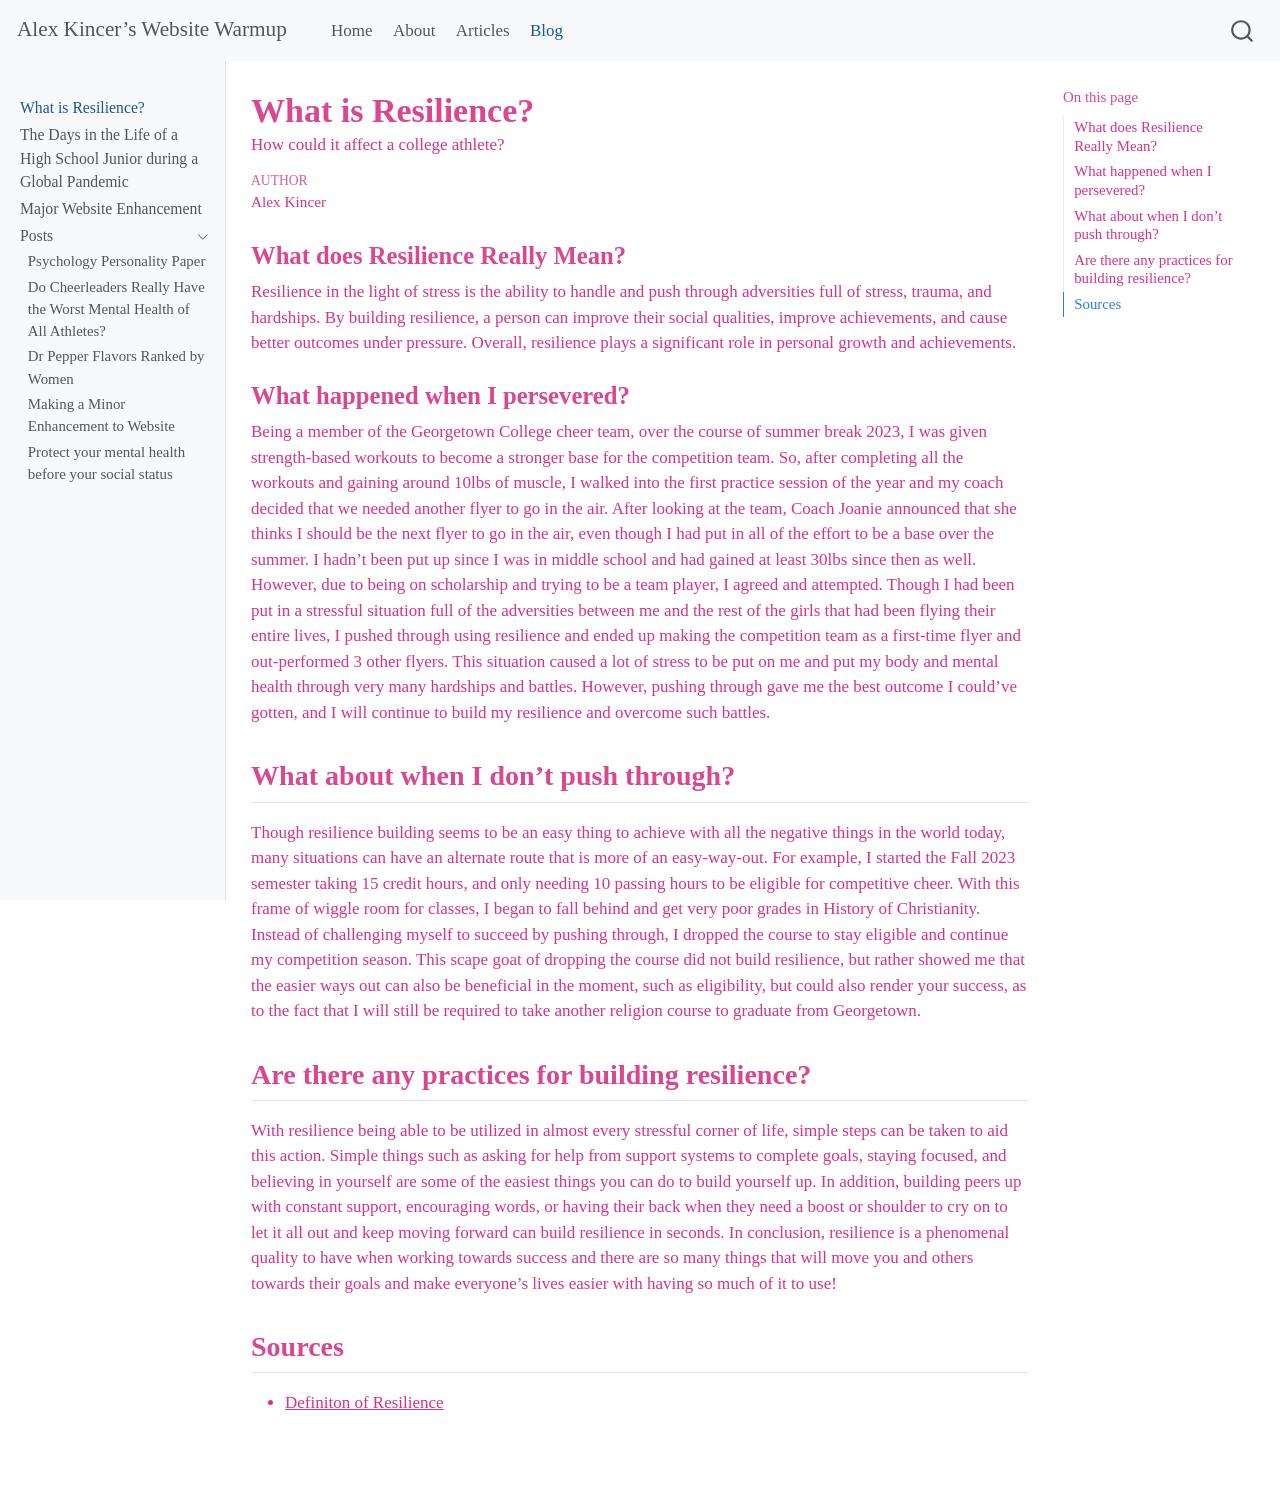
<file: docs/articles/article_01.html>
<!DOCTYPE html>
<html xmlns="http://www.w3.org/1999/xhtml" lang="en" xml:lang="en"><head>

<meta charset="utf-8">
<meta name="generator" content="quarto-1.3.450">

<meta name="viewport" content="width=device-width, initial-scale=1.0, user-scalable=yes">

<meta name="author" content="Alex Kincer">
<meta name="description" content="How could it affect a college athlete?">

<title>Alex Kincer’s Website Warmup - What is Resilience?</title>
<style>
code{white-space: pre-wrap;}
span.smallcaps{font-variant: small-caps;}
div.columns{display: flex; gap: min(4vw, 1.5em);}
div.column{flex: auto; overflow-x: auto;}
div.hanging-indent{margin-left: 1.5em; text-indent: -1.5em;}
ul.task-list{list-style: none;}
ul.task-list li input[type="checkbox"] {
  width: 0.8em;
  margin: 0 0.8em 0.2em -1em; /* quarto-specific, see https://github.com/quarto-dev/quarto-cli/issues/4556 */ 
  vertical-align: middle;
}
</style>


<script src="../site_libs/quarto-nav/quarto-nav.js"></script>
<script src="../site_libs/quarto-nav/headroom.min.js"></script>
<script src="../site_libs/clipboard/clipboard.min.js"></script>
<script src="../site_libs/quarto-search/autocomplete.umd.js"></script>
<script src="../site_libs/quarto-search/fuse.min.js"></script>
<script src="../site_libs/quarto-search/quarto-search.js"></script>
<meta name="quarto:offset" content="../">
<script src="../site_libs/quarto-html/quarto.js"></script>
<script src="../site_libs/quarto-html/popper.min.js"></script>
<script src="../site_libs/quarto-html/tippy.umd.min.js"></script>
<script src="../site_libs/quarto-html/anchor.min.js"></script>
<link href="../site_libs/quarto-html/tippy.css" rel="stylesheet">
<link href="../site_libs/quarto-html/quarto-syntax-highlighting.css" rel="stylesheet" id="quarto-text-highlighting-styles">
<script src="../site_libs/bootstrap/bootstrap.min.js"></script>
<link href="../site_libs/bootstrap/bootstrap-icons.css" rel="stylesheet">
<link href="../site_libs/bootstrap/bootstrap.min.css" rel="stylesheet" id="quarto-bootstrap" data-mode="light">
<script id="quarto-search-options" type="application/json">{
  "location": "navbar",
  "copy-button": false,
  "collapse-after": 3,
  "panel-placement": "end",
  "type": "overlay",
  "limit": 20,
  "language": {
    "search-no-results-text": "No results",
    "search-matching-documents-text": "matching documents",
    "search-copy-link-title": "Copy link to search",
    "search-hide-matches-text": "Hide additional matches",
    "search-more-match-text": "more match in this document",
    "search-more-matches-text": "more matches in this document",
    "search-clear-button-title": "Clear",
    "search-detached-cancel-button-title": "Cancel",
    "search-submit-button-title": "Submit",
    "search-label": "Search"
  }
}</script>


<link rel="stylesheet" href="../styles.css">
</head>

<body class="nav-sidebar docked nav-fixed">

<div id="quarto-search-results"></div>
  <header id="quarto-header" class="headroom fixed-top">
    <nav class="navbar navbar-expand-lg navbar-dark ">
      <div class="navbar-container container-fluid">
      <div class="navbar-brand-container">
    <a class="navbar-brand" href="../index.html">
    <span class="navbar-title">Alex Kincer’s Website Warmup</span>
    </a>
  </div>
            <div id="quarto-search" class="" title="Search"></div>
          <button class="navbar-toggler" type="button" data-bs-toggle="collapse" data-bs-target="#navbarCollapse" aria-controls="navbarCollapse" aria-expanded="false" aria-label="Toggle navigation" onclick="if (window.quartoToggleHeadroom) { window.quartoToggleHeadroom(); }">
  <span class="navbar-toggler-icon"></span>
</button>
          <div class="collapse navbar-collapse" id="navbarCollapse">
            <ul class="navbar-nav navbar-nav-scroll me-auto">
  <li class="nav-item">
    <a class="nav-link" href="../index.html" rel="" target="">
 <span class="menu-text">Home</span></a>
  </li>  
  <li class="nav-item">
    <a class="nav-link" href="../about.html" rel="" target="">
 <span class="menu-text">About</span></a>
  </li>  
  <li class="nav-item">
    <a class="nav-link" href="../articles/index.html" rel="" target="">
 <span class="menu-text">Articles</span></a>
  </li>  
  <li class="nav-item">
    <a class="nav-link active" href="../posts/index.html" rel="" target="" aria-current="page">
 <span class="menu-text">Blog</span></a>
  </li>  
</ul>
            <div class="quarto-navbar-tools ms-auto">
</div>
          </div> <!-- /navcollapse -->
      </div> <!-- /container-fluid -->
    </nav>
  <nav class="quarto-secondary-nav">
    <div class="container-fluid d-flex">
      <button type="button" class="quarto-btn-toggle btn" data-bs-toggle="collapse" data-bs-target="#quarto-sidebar,#quarto-sidebar-glass" aria-controls="quarto-sidebar" aria-expanded="false" aria-label="Toggle sidebar navigation" onclick="if (window.quartoToggleHeadroom) { window.quartoToggleHeadroom(); }">
        <i class="bi bi-layout-text-sidebar-reverse"></i>
      </button>
      <nav class="quarto-page-breadcrumbs" aria-label="breadcrumb"><ol class="breadcrumb"><li class="breadcrumb-item"><a href="../articles/article_01.html">What is Resilience?</a></li></ol></nav>
      <a class="flex-grow-1" role="button" data-bs-toggle="collapse" data-bs-target="#quarto-sidebar,#quarto-sidebar-glass" aria-controls="quarto-sidebar" aria-expanded="false" aria-label="Toggle sidebar navigation" onclick="if (window.quartoToggleHeadroom) { window.quartoToggleHeadroom(); }">      
      </a>
    </div>
  </nav>
</header>
<!-- content -->
<div id="quarto-content" class="quarto-container page-columns page-rows-contents page-layout-article page-navbar">
<!-- sidebar -->
  <nav id="quarto-sidebar" class="sidebar collapse collapse-horizontal sidebar-navigation docked overflow-auto">
    <div class="sidebar-menu-container"> 
    <ul class="list-unstyled mt-1">
        <li class="sidebar-item">
  <div class="sidebar-item-container"> 
  <a href="../articles/article_01.html" class="sidebar-item-text sidebar-link active">
 <span class="menu-text">What is Resilience?</span></a>
  </div>
</li>
        <li class="sidebar-item">
  <div class="sidebar-item-container"> 
  <a href="../articles/article_02.html" class="sidebar-item-text sidebar-link">
 <span class="menu-text">The Days in the Life of a High School Junior during a Global Pandemic</span></a>
  </div>
</li>
        <li class="sidebar-item">
  <div class="sidebar-item-container"> 
  <a href="../articles/article_03.html" class="sidebar-item-text sidebar-link">
 <span class="menu-text">Major Website Enhancement</span></a>
  </div>
</li>
        <li class="sidebar-item sidebar-item-section">
      <div class="sidebar-item-container"> 
            <a href="../posts/index.html" class="sidebar-item-text sidebar-link">
 <span class="menu-text">Posts</span></a>
          <a class="sidebar-item-toggle text-start" data-bs-toggle="collapse" data-bs-target="#quarto-sidebar-section-1" aria-expanded="true" aria-label="Toggle section">
            <i class="bi bi-chevron-right ms-2"></i>
          </a> 
      </div>
      <ul id="quarto-sidebar-section-1" class="collapse list-unstyled sidebar-section depth1 show">  
          <li class="sidebar-item">
  <div class="sidebar-item-container"> 
  <a href="../posts/5-Factor-Model-Personality-Paper/index.html" class="sidebar-item-text sidebar-link">
 <span class="menu-text">Psychology Personality Paper</span></a>
  </div>
</li>
          <li class="sidebar-item">
  <div class="sidebar-item-container"> 
  <a href="../posts/Cheerleading-Mental-Health/index.html" class="sidebar-item-text sidebar-link">
 <span class="menu-text">Do Cheerleaders Really Have the Worst Mental Health of All Athletes?</span></a>
  </div>
</li>
          <li class="sidebar-item">
  <div class="sidebar-item-container"> 
  <a href="../posts/dr-pepper-ranking/index.html" class="sidebar-item-text sidebar-link">
 <span class="menu-text">Dr Pepper Flavors Ranked by Women</span></a>
  </div>
</li>
          <li class="sidebar-item">
  <div class="sidebar-item-container"> 
  <a href="../posts/minor-coding-enhancement/index.html" class="sidebar-item-text sidebar-link">
 <span class="menu-text">Making a Minor Enhancement to Website</span></a>
  </div>
</li>
          <li class="sidebar-item">
  <div class="sidebar-item-container"> 
  <a href="../posts/Protect your mental health before your social status/index.html" class="sidebar-item-text sidebar-link">
 <span class="menu-text">Protect your mental health before your social status</span></a>
  </div>
</li>
      </ul>
  </li>
    </ul>
    </div>
</nav>
<div id="quarto-sidebar-glass" data-bs-toggle="collapse" data-bs-target="#quarto-sidebar,#quarto-sidebar-glass"></div>
<!-- margin-sidebar -->
    <div id="quarto-margin-sidebar" class="sidebar margin-sidebar">
        <nav id="TOC" role="doc-toc" class="toc-active">
    <h2 id="toc-title">On this page</h2>
   
  <ul>
  <li><a href="#what-does-resilience-really-mean" id="toc-what-does-resilience-really-mean" class="nav-link active" data-scroll-target="#what-does-resilience-really-mean">What does Resilience Really Mean?</a></li>
  <li><a href="#what-happened-when-i-persevered" id="toc-what-happened-when-i-persevered" class="nav-link" data-scroll-target="#what-happened-when-i-persevered">What happened when I persevered?</a></li>
  <li><a href="#what-about-when-i-dont-push-through" id="toc-what-about-when-i-dont-push-through" class="nav-link" data-scroll-target="#what-about-when-i-dont-push-through">What about when I don’t push through?</a></li>
  <li><a href="#are-there-any-practices-for-building-resilience" id="toc-are-there-any-practices-for-building-resilience" class="nav-link" data-scroll-target="#are-there-any-practices-for-building-resilience">Are there any practices for building resilience?</a></li>
  <li><a href="#sources" id="toc-sources" class="nav-link" data-scroll-target="#sources">Sources</a></li>
  </ul>
</nav>
    </div>
<!-- main -->
<main class="content" id="quarto-document-content">

<header id="title-block-header" class="quarto-title-block default">
<div class="quarto-title">
<h1 class="title">What is Resilience?</h1>
</div>

<div>
  <div class="description">
    How could it affect a college athlete?
  </div>
</div>


<div class="quarto-title-meta">

    <div>
    <div class="quarto-title-meta-heading">Author</div>
    <div class="quarto-title-meta-contents">
             <p>Alex Kincer </p>
          </div>
  </div>
    
  
    
  </div>
  

</header>

<section id="what-does-resilience-really-mean" class="level3">
<h3 class="anchored" data-anchor-id="what-does-resilience-really-mean">What does Resilience Really Mean?</h3>
<p>Resilience in the light of stress is the ability to handle and push through adversities full of stress, trauma, and hardships. By building resilience, a person can improve their social qualities, improve achievements, and cause better outcomes under pressure. Overall, resilience plays a significant role in personal growth and achievements.</p>
</section>
<section id="what-happened-when-i-persevered" class="level3">
<h3 class="anchored" data-anchor-id="what-happened-when-i-persevered">What happened when I persevered?</h3>
<p>Being a member of the Georgetown College cheer team, over the course of summer break 2023, I was given strength-based workouts to become a stronger base for the competition team. So, after completing all the workouts and gaining around 10lbs of muscle, I walked into the first practice session of the year and my coach decided that we needed another flyer to go in the air. After looking at the team, Coach Joanie announced that she thinks I should be the next flyer to go in the air, even though I had put in all of the effort to be a base over the summer. I hadn’t been put up since I was in middle school and had gained at least 30lbs since then as well. However, due to being on scholarship and trying to be a team player, I agreed and attempted. Though I had been put in a stressful situation full of the adversities between me and the rest of the girls that had been flying their entire lives, I pushed through using resilience and ended up making the competition team as a first-time flyer and out-performed 3 other flyers. This situation caused a lot of stress to be put on me and put my body and mental health through very many hardships and battles. However, pushing through gave me the best outcome I could’ve gotten, and I will continue to build my resilience and overcome such battles.</p>
</section>
<section id="what-about-when-i-dont-push-through" class="level2">
<h2 class="anchored" data-anchor-id="what-about-when-i-dont-push-through">What about when I don’t push through?</h2>
<p>Though resilience building seems to be an easy thing to achieve with all the negative things in the world today, many situations can have an alternate route that is more of an easy-way-out. For example, I started the Fall 2023 semester taking 15 credit hours, and only needing 10 passing hours to be eligible for competitive cheer. With this frame of wiggle room for classes, I began to fall behind and get very poor grades in History of Christianity. Instead of challenging myself to succeed by pushing through, I dropped the course to stay eligible and continue my competition season. This scape goat of dropping the course did not build resilience, but rather showed me that the easier ways out can also be beneficial in the moment, such as eligibility, but could also render your success, as to the fact that I will still be required to take another religion course to graduate from Georgetown.</p>
</section>
<section id="are-there-any-practices-for-building-resilience" class="level2">
<h2 class="anchored" data-anchor-id="are-there-any-practices-for-building-resilience">Are there any practices for building resilience?</h2>
<p>With resilience being able to be utilized in almost every stressful corner of life, simple steps can be taken to aid this action. Simple things such as asking for help from support systems to complete goals, staying focused, and believing in yourself are some of the easiest things you can do to build yourself up. In addition, building peers up with constant support, encouraging words, or having their back when they need a boost or shoulder to cry on to let it all out and keep moving forward can build resilience in seconds. In conclusion, resilience is a phenomenal quality to have when working towards success and there are so many things that will move you and others towards their goals and make everyone’s lives easier with having so much of it to use!</p>
</section>
<section id="sources" class="level2">
<h2 class="anchored" data-anchor-id="sources">Sources</h2>
<ul>
<li><a href="https://www.health.harvard.edu/mind-and-mood/ramp-up-your-resilience">Definiton of Resilience</a></li>
</ul>


</section>

</main> <!-- /main -->
<script id="quarto-html-after-body" type="application/javascript">
window.document.addEventListener("DOMContentLoaded", function (event) {
  const toggleBodyColorMode = (bsSheetEl) => {
    const mode = bsSheetEl.getAttribute("data-mode");
    const bodyEl = window.document.querySelector("body");
    if (mode === "dark") {
      bodyEl.classList.add("quarto-dark");
      bodyEl.classList.remove("quarto-light");
    } else {
      bodyEl.classList.add("quarto-light");
      bodyEl.classList.remove("quarto-dark");
    }
  }
  const toggleBodyColorPrimary = () => {
    const bsSheetEl = window.document.querySelector("link#quarto-bootstrap");
    if (bsSheetEl) {
      toggleBodyColorMode(bsSheetEl);
    }
  }
  toggleBodyColorPrimary();  
  const icon = "";
  const anchorJS = new window.AnchorJS();
  anchorJS.options = {
    placement: 'right',
    icon: icon
  };
  anchorJS.add('.anchored');
  const isCodeAnnotation = (el) => {
    for (const clz of el.classList) {
      if (clz.startsWith('code-annotation-')) {                     
        return true;
      }
    }
    return false;
  }
  const clipboard = new window.ClipboardJS('.code-copy-button', {
    text: function(trigger) {
      const codeEl = trigger.previousElementSibling.cloneNode(true);
      for (const childEl of codeEl.children) {
        if (isCodeAnnotation(childEl)) {
          childEl.remove();
        }
      }
      return codeEl.innerText;
    }
  });
  clipboard.on('success', function(e) {
    // button target
    const button = e.trigger;
    // don't keep focus
    button.blur();
    // flash "checked"
    button.classList.add('code-copy-button-checked');
    var currentTitle = button.getAttribute("title");
    button.setAttribute("title", "Copied!");
    let tooltip;
    if (window.bootstrap) {
      button.setAttribute("data-bs-toggle", "tooltip");
      button.setAttribute("data-bs-placement", "left");
      button.setAttribute("data-bs-title", "Copied!");
      tooltip = new bootstrap.Tooltip(button, 
        { trigger: "manual", 
          customClass: "code-copy-button-tooltip",
          offset: [0, -8]});
      tooltip.show();    
    }
    setTimeout(function() {
      if (tooltip) {
        tooltip.hide();
        button.removeAttribute("data-bs-title");
        button.removeAttribute("data-bs-toggle");
        button.removeAttribute("data-bs-placement");
      }
      button.setAttribute("title", currentTitle);
      button.classList.remove('code-copy-button-checked');
    }, 1000);
    // clear code selection
    e.clearSelection();
  });
  function tippyHover(el, contentFn) {
    const config = {
      allowHTML: true,
      content: contentFn,
      maxWidth: 500,
      delay: 100,
      arrow: false,
      appendTo: function(el) {
          return el.parentElement;
      },
      interactive: true,
      interactiveBorder: 10,
      theme: 'quarto',
      placement: 'bottom-start'
    };
    window.tippy(el, config); 
  }
  const noterefs = window.document.querySelectorAll('a[role="doc-noteref"]');
  for (var i=0; i<noterefs.length; i++) {
    const ref = noterefs[i];
    tippyHover(ref, function() {
      // use id or data attribute instead here
      let href = ref.getAttribute('data-footnote-href') || ref.getAttribute('href');
      try { href = new URL(href).hash; } catch {}
      const id = href.replace(/^#\/?/, "");
      const note = window.document.getElementById(id);
      return note.innerHTML;
    });
  }
      let selectedAnnoteEl;
      const selectorForAnnotation = ( cell, annotation) => {
        let cellAttr = 'data-code-cell="' + cell + '"';
        let lineAttr = 'data-code-annotation="' +  annotation + '"';
        const selector = 'span[' + cellAttr + '][' + lineAttr + ']';
        return selector;
      }
      const selectCodeLines = (annoteEl) => {
        const doc = window.document;
        const targetCell = annoteEl.getAttribute("data-target-cell");
        const targetAnnotation = annoteEl.getAttribute("data-target-annotation");
        const annoteSpan = window.document.querySelector(selectorForAnnotation(targetCell, targetAnnotation));
        const lines = annoteSpan.getAttribute("data-code-lines").split(",");
        const lineIds = lines.map((line) => {
          return targetCell + "-" + line;
        })
        let top = null;
        let height = null;
        let parent = null;
        if (lineIds.length > 0) {
            //compute the position of the single el (top and bottom and make a div)
            const el = window.document.getElementById(lineIds[0]);
            top = el.offsetTop;
            height = el.offsetHeight;
            parent = el.parentElement.parentElement;
          if (lineIds.length > 1) {
            const lastEl = window.document.getElementById(lineIds[lineIds.length - 1]);
            const bottom = lastEl.offsetTop + lastEl.offsetHeight;
            height = bottom - top;
          }
          if (top !== null && height !== null && parent !== null) {
            // cook up a div (if necessary) and position it 
            let div = window.document.getElementById("code-annotation-line-highlight");
            if (div === null) {
              div = window.document.createElement("div");
              div.setAttribute("id", "code-annotation-line-highlight");
              div.style.position = 'absolute';
              parent.appendChild(div);
            }
            div.style.top = top - 2 + "px";
            div.style.height = height + 4 + "px";
            let gutterDiv = window.document.getElementById("code-annotation-line-highlight-gutter");
            if (gutterDiv === null) {
              gutterDiv = window.document.createElement("div");
              gutterDiv.setAttribute("id", "code-annotation-line-highlight-gutter");
              gutterDiv.style.position = 'absolute';
              const codeCell = window.document.getElementById(targetCell);
              const gutter = codeCell.querySelector('.code-annotation-gutter');
              gutter.appendChild(gutterDiv);
            }
            gutterDiv.style.top = top - 2 + "px";
            gutterDiv.style.height = height + 4 + "px";
          }
          selectedAnnoteEl = annoteEl;
        }
      };
      const unselectCodeLines = () => {
        const elementsIds = ["code-annotation-line-highlight", "code-annotation-line-highlight-gutter"];
        elementsIds.forEach((elId) => {
          const div = window.document.getElementById(elId);
          if (div) {
            div.remove();
          }
        });
        selectedAnnoteEl = undefined;
      };
      // Attach click handler to the DT
      const annoteDls = window.document.querySelectorAll('dt[data-target-cell]');
      for (const annoteDlNode of annoteDls) {
        annoteDlNode.addEventListener('click', (event) => {
          const clickedEl = event.target;
          if (clickedEl !== selectedAnnoteEl) {
            unselectCodeLines();
            const activeEl = window.document.querySelector('dt[data-target-cell].code-annotation-active');
            if (activeEl) {
              activeEl.classList.remove('code-annotation-active');
            }
            selectCodeLines(clickedEl);
            clickedEl.classList.add('code-annotation-active');
          } else {
            // Unselect the line
            unselectCodeLines();
            clickedEl.classList.remove('code-annotation-active');
          }
        });
      }
  const findCites = (el) => {
    const parentEl = el.parentElement;
    if (parentEl) {
      const cites = parentEl.dataset.cites;
      if (cites) {
        return {
          el,
          cites: cites.split(' ')
        };
      } else {
        return findCites(el.parentElement)
      }
    } else {
      return undefined;
    }
  };
  var bibliorefs = window.document.querySelectorAll('a[role="doc-biblioref"]');
  for (var i=0; i<bibliorefs.length; i++) {
    const ref = bibliorefs[i];
    const citeInfo = findCites(ref);
    if (citeInfo) {
      tippyHover(citeInfo.el, function() {
        var popup = window.document.createElement('div');
        citeInfo.cites.forEach(function(cite) {
          var citeDiv = window.document.createElement('div');
          citeDiv.classList.add('hanging-indent');
          citeDiv.classList.add('csl-entry');
          var biblioDiv = window.document.getElementById('ref-' + cite);
          if (biblioDiv) {
            citeDiv.innerHTML = biblioDiv.innerHTML;
          }
          popup.appendChild(citeDiv);
        });
        return popup.innerHTML;
      });
    }
  }
});
</script>
</div> <!-- /content -->



</body></html>
</file>
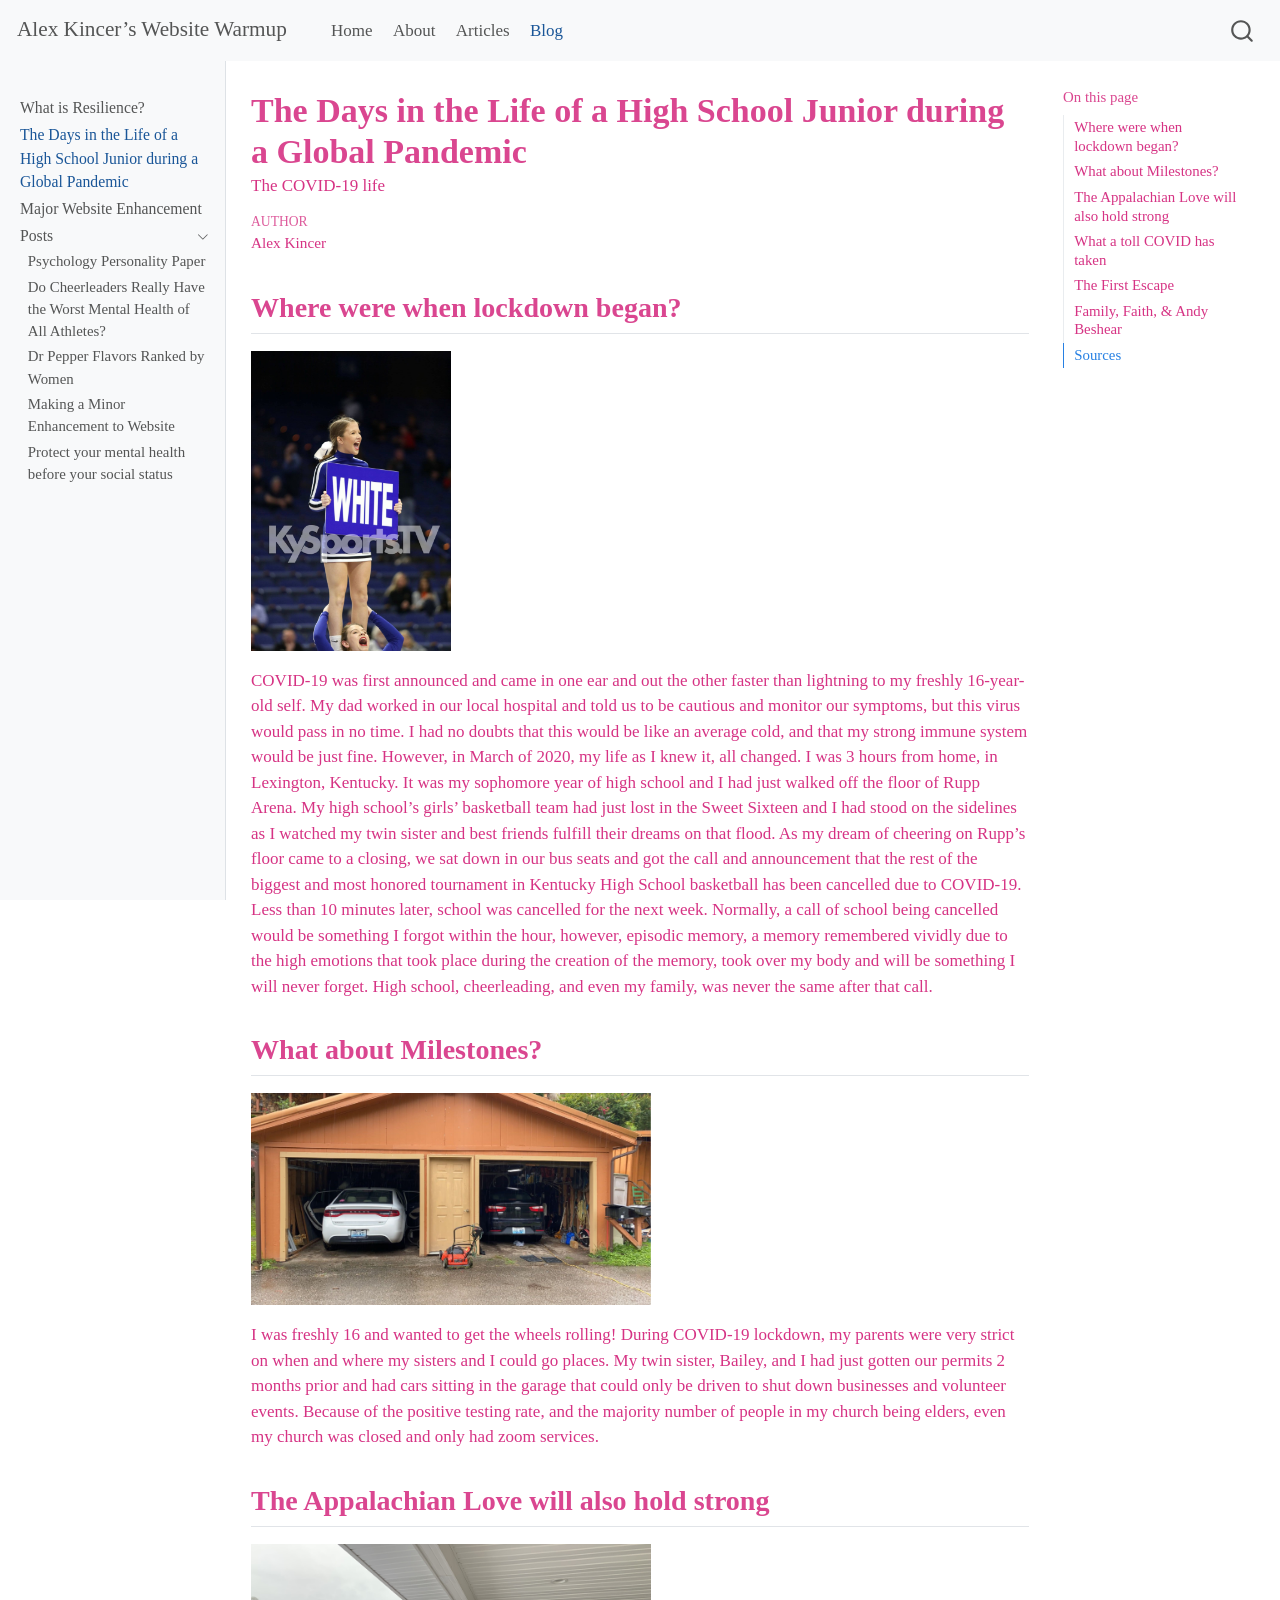
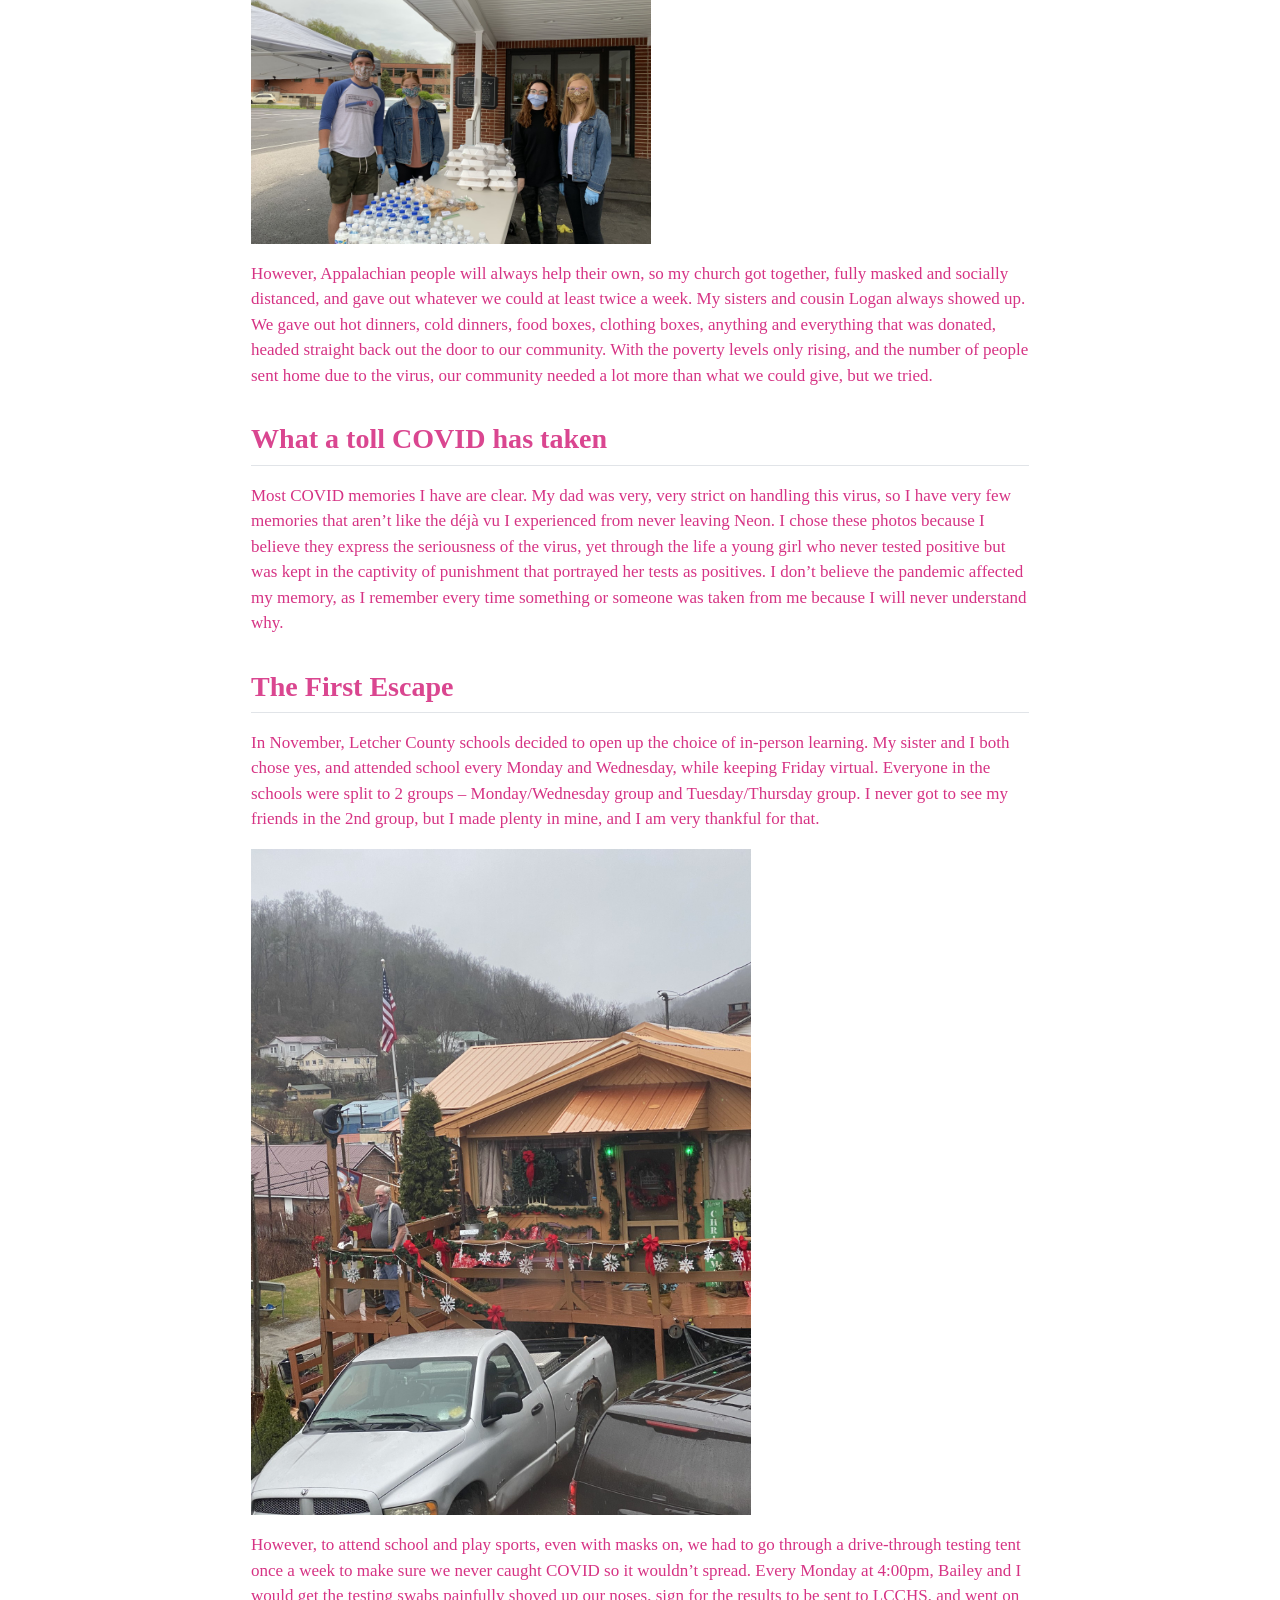
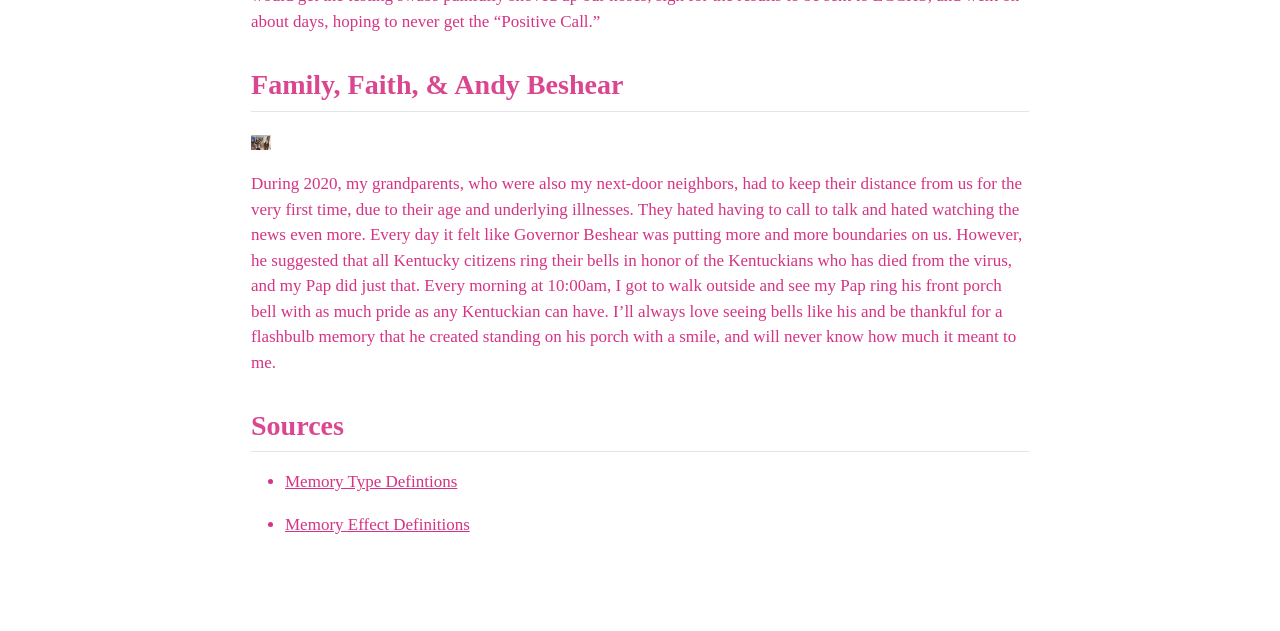
<file: docs/articles/article_02.html>
<!DOCTYPE html>
<html xmlns="http://www.w3.org/1999/xhtml" lang="en" xml:lang="en"><head>

<meta charset="utf-8">
<meta name="generator" content="quarto-1.3.450">

<meta name="viewport" content="width=device-width, initial-scale=1.0, user-scalable=yes">

<meta name="author" content="Alex Kincer">
<meta name="description" content="The COVID-19 life">

<title>Alex Kincer’s Website Warmup - The Days in the Life of a High School Junior during a Global Pandemic</title>
<style>
code{white-space: pre-wrap;}
span.smallcaps{font-variant: small-caps;}
div.columns{display: flex; gap: min(4vw, 1.5em);}
div.column{flex: auto; overflow-x: auto;}
div.hanging-indent{margin-left: 1.5em; text-indent: -1.5em;}
ul.task-list{list-style: none;}
ul.task-list li input[type="checkbox"] {
  width: 0.8em;
  margin: 0 0.8em 0.2em -1em; /* quarto-specific, see https://github.com/quarto-dev/quarto-cli/issues/4556 */ 
  vertical-align: middle;
}
</style>


<script src="../site_libs/quarto-nav/quarto-nav.js"></script>
<script src="../site_libs/quarto-nav/headroom.min.js"></script>
<script src="../site_libs/clipboard/clipboard.min.js"></script>
<script src="../site_libs/quarto-search/autocomplete.umd.js"></script>
<script src="../site_libs/quarto-search/fuse.min.js"></script>
<script src="../site_libs/quarto-search/quarto-search.js"></script>
<meta name="quarto:offset" content="../">
<script src="../site_libs/quarto-html/quarto.js"></script>
<script src="../site_libs/quarto-html/popper.min.js"></script>
<script src="../site_libs/quarto-html/tippy.umd.min.js"></script>
<script src="../site_libs/quarto-html/anchor.min.js"></script>
<link href="../site_libs/quarto-html/tippy.css" rel="stylesheet">
<link href="../site_libs/quarto-html/quarto-syntax-highlighting.css" rel="stylesheet" id="quarto-text-highlighting-styles">
<script src="../site_libs/bootstrap/bootstrap.min.js"></script>
<link href="../site_libs/bootstrap/bootstrap-icons.css" rel="stylesheet">
<link href="../site_libs/bootstrap/bootstrap.min.css" rel="stylesheet" id="quarto-bootstrap" data-mode="light">
<script id="quarto-search-options" type="application/json">{
  "location": "navbar",
  "copy-button": false,
  "collapse-after": 3,
  "panel-placement": "end",
  "type": "overlay",
  "limit": 20,
  "language": {
    "search-no-results-text": "No results",
    "search-matching-documents-text": "matching documents",
    "search-copy-link-title": "Copy link to search",
    "search-hide-matches-text": "Hide additional matches",
    "search-more-match-text": "more match in this document",
    "search-more-matches-text": "more matches in this document",
    "search-clear-button-title": "Clear",
    "search-detached-cancel-button-title": "Cancel",
    "search-submit-button-title": "Submit",
    "search-label": "Search"
  }
}</script>


<link rel="stylesheet" href="../styles.css">
</head>

<body class="nav-sidebar docked nav-fixed">

<div id="quarto-search-results"></div>
  <header id="quarto-header" class="headroom fixed-top">
    <nav class="navbar navbar-expand-lg navbar-dark ">
      <div class="navbar-container container-fluid">
      <div class="navbar-brand-container">
    <a class="navbar-brand" href="../index.html">
    <span class="navbar-title">Alex Kincer’s Website Warmup</span>
    </a>
  </div>
            <div id="quarto-search" class="" title="Search"></div>
          <button class="navbar-toggler" type="button" data-bs-toggle="collapse" data-bs-target="#navbarCollapse" aria-controls="navbarCollapse" aria-expanded="false" aria-label="Toggle navigation" onclick="if (window.quartoToggleHeadroom) { window.quartoToggleHeadroom(); }">
  <span class="navbar-toggler-icon"></span>
</button>
          <div class="collapse navbar-collapse" id="navbarCollapse">
            <ul class="navbar-nav navbar-nav-scroll me-auto">
  <li class="nav-item">
    <a class="nav-link" href="../index.html" rel="" target="">
 <span class="menu-text">Home</span></a>
  </li>  
  <li class="nav-item">
    <a class="nav-link" href="../about.html" rel="" target="">
 <span class="menu-text">About</span></a>
  </li>  
  <li class="nav-item">
    <a class="nav-link" href="../articles/index.html" rel="" target="">
 <span class="menu-text">Articles</span></a>
  </li>  
  <li class="nav-item">
    <a class="nav-link active" href="../posts/index.html" rel="" target="" aria-current="page">
 <span class="menu-text">Blog</span></a>
  </li>  
</ul>
            <div class="quarto-navbar-tools ms-auto">
</div>
          </div> <!-- /navcollapse -->
      </div> <!-- /container-fluid -->
    </nav>
  <nav class="quarto-secondary-nav">
    <div class="container-fluid d-flex">
      <button type="button" class="quarto-btn-toggle btn" data-bs-toggle="collapse" data-bs-target="#quarto-sidebar,#quarto-sidebar-glass" aria-controls="quarto-sidebar" aria-expanded="false" aria-label="Toggle sidebar navigation" onclick="if (window.quartoToggleHeadroom) { window.quartoToggleHeadroom(); }">
        <i class="bi bi-layout-text-sidebar-reverse"></i>
      </button>
      <nav class="quarto-page-breadcrumbs" aria-label="breadcrumb"><ol class="breadcrumb"><li class="breadcrumb-item"><a href="../articles/article_02.html">The Days in the Life of a High School Junior during a Global Pandemic</a></li></ol></nav>
      <a class="flex-grow-1" role="button" data-bs-toggle="collapse" data-bs-target="#quarto-sidebar,#quarto-sidebar-glass" aria-controls="quarto-sidebar" aria-expanded="false" aria-label="Toggle sidebar navigation" onclick="if (window.quartoToggleHeadroom) { window.quartoToggleHeadroom(); }">      
      </a>
    </div>
  </nav>
</header>
<!-- content -->
<div id="quarto-content" class="quarto-container page-columns page-rows-contents page-layout-article page-navbar">
<!-- sidebar -->
  <nav id="quarto-sidebar" class="sidebar collapse collapse-horizontal sidebar-navigation docked overflow-auto">
    <div class="sidebar-menu-container"> 
    <ul class="list-unstyled mt-1">
        <li class="sidebar-item">
  <div class="sidebar-item-container"> 
  <a href="../articles/article_01.html" class="sidebar-item-text sidebar-link">
 <span class="menu-text">What is Resilience?</span></a>
  </div>
</li>
        <li class="sidebar-item">
  <div class="sidebar-item-container"> 
  <a href="../articles/article_02.html" class="sidebar-item-text sidebar-link active">
 <span class="menu-text">The Days in the Life of a High School Junior during a Global Pandemic</span></a>
  </div>
</li>
        <li class="sidebar-item">
  <div class="sidebar-item-container"> 
  <a href="../articles/article_03.html" class="sidebar-item-text sidebar-link">
 <span class="menu-text">Major Website Enhancement</span></a>
  </div>
</li>
        <li class="sidebar-item sidebar-item-section">
      <div class="sidebar-item-container"> 
            <a href="../posts/index.html" class="sidebar-item-text sidebar-link">
 <span class="menu-text">Posts</span></a>
          <a class="sidebar-item-toggle text-start" data-bs-toggle="collapse" data-bs-target="#quarto-sidebar-section-1" aria-expanded="true" aria-label="Toggle section">
            <i class="bi bi-chevron-right ms-2"></i>
          </a> 
      </div>
      <ul id="quarto-sidebar-section-1" class="collapse list-unstyled sidebar-section depth1 show">  
          <li class="sidebar-item">
  <div class="sidebar-item-container"> 
  <a href="../posts/5-Factor-Model-Personality-Paper/index.html" class="sidebar-item-text sidebar-link">
 <span class="menu-text">Psychology Personality Paper</span></a>
  </div>
</li>
          <li class="sidebar-item">
  <div class="sidebar-item-container"> 
  <a href="../posts/Cheerleading-Mental-Health/index.html" class="sidebar-item-text sidebar-link">
 <span class="menu-text">Do Cheerleaders Really Have the Worst Mental Health of All Athletes?</span></a>
  </div>
</li>
          <li class="sidebar-item">
  <div class="sidebar-item-container"> 
  <a href="../posts/dr-pepper-ranking/index.html" class="sidebar-item-text sidebar-link">
 <span class="menu-text">Dr Pepper Flavors Ranked by Women</span></a>
  </div>
</li>
          <li class="sidebar-item">
  <div class="sidebar-item-container"> 
  <a href="../posts/minor-coding-enhancement/index.html" class="sidebar-item-text sidebar-link">
 <span class="menu-text">Making a Minor Enhancement to Website</span></a>
  </div>
</li>
          <li class="sidebar-item">
  <div class="sidebar-item-container"> 
  <a href="../posts/Protect your mental health before your social status/index.html" class="sidebar-item-text sidebar-link">
 <span class="menu-text">Protect your mental health before your social status</span></a>
  </div>
</li>
      </ul>
  </li>
    </ul>
    </div>
</nav>
<div id="quarto-sidebar-glass" data-bs-toggle="collapse" data-bs-target="#quarto-sidebar,#quarto-sidebar-glass"></div>
<!-- margin-sidebar -->
    <div id="quarto-margin-sidebar" class="sidebar margin-sidebar">
        <nav id="TOC" role="doc-toc" class="toc-active">
    <h2 id="toc-title">On this page</h2>
   
  <ul>
  <li><a href="#where-were-when-lockdown-began" id="toc-where-were-when-lockdown-began" class="nav-link active" data-scroll-target="#where-were-when-lockdown-began">Where were when lockdown began?</a></li>
  <li><a href="#what-about-milestones" id="toc-what-about-milestones" class="nav-link" data-scroll-target="#what-about-milestones">What about Milestones?</a></li>
  <li><a href="#the-appalachian-love-will-also-hold-strong" id="toc-the-appalachian-love-will-also-hold-strong" class="nav-link" data-scroll-target="#the-appalachian-love-will-also-hold-strong">The Appalachian Love will also hold strong</a></li>
  <li><a href="#what-a-toll-covid-has-taken" id="toc-what-a-toll-covid-has-taken" class="nav-link" data-scroll-target="#what-a-toll-covid-has-taken">What a toll COVID has taken</a></li>
  <li><a href="#the-first-escape" id="toc-the-first-escape" class="nav-link" data-scroll-target="#the-first-escape">The First Escape</a></li>
  <li><a href="#family-faith-andy-beshear" id="toc-family-faith-andy-beshear" class="nav-link" data-scroll-target="#family-faith-andy-beshear">Family, Faith, &amp; Andy Beshear</a></li>
  <li><a href="#sources" id="toc-sources" class="nav-link" data-scroll-target="#sources">Sources</a></li>
  </ul>
</nav>
    </div>
<!-- main -->
<main class="content" id="quarto-document-content">

<header id="title-block-header" class="quarto-title-block default">
<div class="quarto-title">
<h1 class="title">The Days in the Life of a High School Junior during a Global Pandemic</h1>
</div>

<div>
  <div class="description">
    The COVID-19 life
  </div>
</div>


<div class="quarto-title-meta">

    <div>
    <div class="quarto-title-meta-heading">Author</div>
    <div class="quarto-title-meta-contents">
             <p>Alex Kincer </p>
          </div>
  </div>
    
  
    
  </div>
  

</header>

<section id="where-were-when-lockdown-began" class="level2">
<h2 class="anchored" data-anchor-id="where-were-when-lockdown-began">Where were when lockdown began?</h2>
<p><img src="../images/covid-pic1.jpg" class="float: center" width="200"></p>
<p>COVID-19 was first announced and came in one ear and out the other faster than lightning to my freshly 16-year-old self. My dad worked in our local hospital and told us to be cautious and monitor our symptoms, but this virus would pass in no time. I had no doubts that this would be like an average cold, and that my strong immune system would be just fine. However, in March of 2020, my life as I knew it, all changed. I was 3 hours from home, in Lexington, Kentucky. It was my sophomore year of high school and I had just walked off the floor of Rupp Arena. My high school’s girls’ basketball team had just lost in the Sweet Sixteen and I had stood on the sidelines as I watched my twin sister and best friends fulfill their dreams on that flood. As my dream of cheering on Rupp’s floor came to a closing, we sat down in our bus seats and got the call and announcement that the rest of the biggest and most honored tournament in Kentucky High School basketball has been cancelled due to COVID-19. Less than 10 minutes later, school was cancelled for the next week. Normally, a call of school being cancelled would be something I forgot within the hour, however, episodic memory, a memory remembered vividly due to the high emotions that took place during the creation of the memory, took over my body and will be something I will never forget. High school, cheerleading, and even my family, was never the same after that call.</p>
</section>
<section id="what-about-milestones" class="level2">
<h2 class="anchored" data-anchor-id="what-about-milestones">What about Milestones?</h2>
<p><img src="../images/covid-pic3.jpg" class="float: center" width="400"></p>
<p>I was freshly 16 and wanted to get the wheels rolling! During COVID-19 lockdown, my parents were very strict on when and where my sisters and I could go places. My twin sister, Bailey, and I had just gotten our permits 2 months prior and had cars sitting in the garage that could only be driven to shut down businesses and volunteer events. Because of the positive testing rate, and the majority number of people in my church being elders, even my church was closed and only had zoom services.</p>
</section>
<section id="the-appalachian-love-will-also-hold-strong" class="level2">
<h2 class="anchored" data-anchor-id="the-appalachian-love-will-also-hold-strong">The Appalachian Love will also hold strong</h2>
<p><img src="../images/covid-pic2.jpg" class="float: center" width="400"></p>
<p>However, Appalachian people will always help their own, so my church got together, fully masked and socially distanced, and gave out whatever we could at least twice a week. My sisters and cousin Logan always showed up. We gave out hot dinners, cold dinners, food boxes, clothing boxes, anything and everything that was donated, headed straight back out the door to our community. With the poverty levels only rising, and the number of people sent home due to the virus, our community needed a lot more than what we could give, but we tried.</p>
</section>
<section id="what-a-toll-covid-has-taken" class="level2">
<h2 class="anchored" data-anchor-id="what-a-toll-covid-has-taken">What a toll COVID has taken</h2>
<p>Most COVID memories I have are clear. My dad was very, very strict on handling this virus, so I have very few memories that aren’t like the déjà vu I experienced from never leaving Neon. I chose these photos because I believe they express the seriousness of the virus, yet through the life a young girl who never tested positive but was kept in the captivity of punishment that portrayed her tests as positives. I don’t believe the pandemic affected my memory, as I remember every time something or someone was taken from me because I will never understand why.</p>
</section>
<section id="the-first-escape" class="level2">
<h2 class="anchored" data-anchor-id="the-first-escape">The First Escape</h2>
<p>In November, Letcher County schools decided to open up the choice of in-person learning. My sister and I both chose yes, and attended school every Monday and Wednesday, while keeping Friday virtual. Everyone in the schools were split to 2 groups – Monday/Wednesday group and Tuesday/Thursday group. I never got to see my friends in the 2nd group, but I made plenty in mine, and I am very thankful for that.</p>
<p><img src="../images/covid-pic4.jpg" class="float: center" width="500"></p>
<p>However, to attend school and play sports, even with masks on, we had to go through a drive-through testing tent once a week to make sure we never caught COVID so it wouldn’t spread. Every Monday at 4:00pm, Bailey and I would get the testing swabs painfully shoved up our noses, sign for the results to be sent to LCCHS, and went on about days, hoping to never get the “Positive Call.”</p>
</section>
<section id="family-faith-andy-beshear" class="level2">
<h2 class="anchored" data-anchor-id="family-faith-andy-beshear">Family, Faith, &amp; Andy Beshear</h2>
<p><img src="../images/covid-pic5.jpg" class="float: center" width="20"></p>
<p>During 2020, my grandparents, who were also my next-door neighbors, had to keep their distance from us for the very first time, due to their age and underlying illnesses. They hated having to call to talk and hated watching the news even more. Every day it felt like Governor Beshear was putting more and more boundaries on us. However, he suggested that all Kentucky citizens ring their bells in honor of the Kentuckians who has died from the virus, and my Pap did just that. Every morning at 10:00am, I got to walk outside and see my Pap ring his front porch bell with as much pride as any Kentuckian can have. I’ll always love seeing bells like his and be thankful for a flashbulb memory that he created standing on his porch with a smile, and will never know how much it meant to me.</p>
</section>
<section id="sources" class="level2">
<h2 class="anchored" data-anchor-id="sources">Sources</h2>
<ul>
<li><p><a href="https://en.wikipedia.org/wiki/Episodic_memory#:~:text=The%20relationship%20between%20emotion%20and%20memory%20is%20complex%2C,event-specific%2C%20which%20consists%20of%20depictions%20of%20personal%20experiences">Memory Type Defintions</a></p></li>
<li><p><a href="https://www.simplypsychology.org/flashbulb-memory.html#:~:text=Exceptionally%20clear%20memories%20of%20emotionally%20significant%20events%20are,a%20national%20tragedy%20or%20experiencing%20a%20personal%20milestone">Memory Effect Definitions</a></p></li>
</ul>


</section>

</main> <!-- /main -->
<script id="quarto-html-after-body" type="application/javascript">
window.document.addEventListener("DOMContentLoaded", function (event) {
  const toggleBodyColorMode = (bsSheetEl) => {
    const mode = bsSheetEl.getAttribute("data-mode");
    const bodyEl = window.document.querySelector("body");
    if (mode === "dark") {
      bodyEl.classList.add("quarto-dark");
      bodyEl.classList.remove("quarto-light");
    } else {
      bodyEl.classList.add("quarto-light");
      bodyEl.classList.remove("quarto-dark");
    }
  }
  const toggleBodyColorPrimary = () => {
    const bsSheetEl = window.document.querySelector("link#quarto-bootstrap");
    if (bsSheetEl) {
      toggleBodyColorMode(bsSheetEl);
    }
  }
  toggleBodyColorPrimary();  
  const icon = "";
  const anchorJS = new window.AnchorJS();
  anchorJS.options = {
    placement: 'right',
    icon: icon
  };
  anchorJS.add('.anchored');
  const isCodeAnnotation = (el) => {
    for (const clz of el.classList) {
      if (clz.startsWith('code-annotation-')) {                     
        return true;
      }
    }
    return false;
  }
  const clipboard = new window.ClipboardJS('.code-copy-button', {
    text: function(trigger) {
      const codeEl = trigger.previousElementSibling.cloneNode(true);
      for (const childEl of codeEl.children) {
        if (isCodeAnnotation(childEl)) {
          childEl.remove();
        }
      }
      return codeEl.innerText;
    }
  });
  clipboard.on('success', function(e) {
    // button target
    const button = e.trigger;
    // don't keep focus
    button.blur();
    // flash "checked"
    button.classList.add('code-copy-button-checked');
    var currentTitle = button.getAttribute("title");
    button.setAttribute("title", "Copied!");
    let tooltip;
    if (window.bootstrap) {
      button.setAttribute("data-bs-toggle", "tooltip");
      button.setAttribute("data-bs-placement", "left");
      button.setAttribute("data-bs-title", "Copied!");
      tooltip = new bootstrap.Tooltip(button, 
        { trigger: "manual", 
          customClass: "code-copy-button-tooltip",
          offset: [0, -8]});
      tooltip.show();    
    }
    setTimeout(function() {
      if (tooltip) {
        tooltip.hide();
        button.removeAttribute("data-bs-title");
        button.removeAttribute("data-bs-toggle");
        button.removeAttribute("data-bs-placement");
      }
      button.setAttribute("title", currentTitle);
      button.classList.remove('code-copy-button-checked');
    }, 1000);
    // clear code selection
    e.clearSelection();
  });
  function tippyHover(el, contentFn) {
    const config = {
      allowHTML: true,
      content: contentFn,
      maxWidth: 500,
      delay: 100,
      arrow: false,
      appendTo: function(el) {
          return el.parentElement;
      },
      interactive: true,
      interactiveBorder: 10,
      theme: 'quarto',
      placement: 'bottom-start'
    };
    window.tippy(el, config); 
  }
  const noterefs = window.document.querySelectorAll('a[role="doc-noteref"]');
  for (var i=0; i<noterefs.length; i++) {
    const ref = noterefs[i];
    tippyHover(ref, function() {
      // use id or data attribute instead here
      let href = ref.getAttribute('data-footnote-href') || ref.getAttribute('href');
      try { href = new URL(href).hash; } catch {}
      const id = href.replace(/^#\/?/, "");
      const note = window.document.getElementById(id);
      return note.innerHTML;
    });
  }
      let selectedAnnoteEl;
      const selectorForAnnotation = ( cell, annotation) => {
        let cellAttr = 'data-code-cell="' + cell + '"';
        let lineAttr = 'data-code-annotation="' +  annotation + '"';
        const selector = 'span[' + cellAttr + '][' + lineAttr + ']';
        return selector;
      }
      const selectCodeLines = (annoteEl) => {
        const doc = window.document;
        const targetCell = annoteEl.getAttribute("data-target-cell");
        const targetAnnotation = annoteEl.getAttribute("data-target-annotation");
        const annoteSpan = window.document.querySelector(selectorForAnnotation(targetCell, targetAnnotation));
        const lines = annoteSpan.getAttribute("data-code-lines").split(",");
        const lineIds = lines.map((line) => {
          return targetCell + "-" + line;
        })
        let top = null;
        let height = null;
        let parent = null;
        if (lineIds.length > 0) {
            //compute the position of the single el (top and bottom and make a div)
            const el = window.document.getElementById(lineIds[0]);
            top = el.offsetTop;
            height = el.offsetHeight;
            parent = el.parentElement.parentElement;
          if (lineIds.length > 1) {
            const lastEl = window.document.getElementById(lineIds[lineIds.length - 1]);
            const bottom = lastEl.offsetTop + lastEl.offsetHeight;
            height = bottom - top;
          }
          if (top !== null && height !== null && parent !== null) {
            // cook up a div (if necessary) and position it 
            let div = window.document.getElementById("code-annotation-line-highlight");
            if (div === null) {
              div = window.document.createElement("div");
              div.setAttribute("id", "code-annotation-line-highlight");
              div.style.position = 'absolute';
              parent.appendChild(div);
            }
            div.style.top = top - 2 + "px";
            div.style.height = height + 4 + "px";
            let gutterDiv = window.document.getElementById("code-annotation-line-highlight-gutter");
            if (gutterDiv === null) {
              gutterDiv = window.document.createElement("div");
              gutterDiv.setAttribute("id", "code-annotation-line-highlight-gutter");
              gutterDiv.style.position = 'absolute';
              const codeCell = window.document.getElementById(targetCell);
              const gutter = codeCell.querySelector('.code-annotation-gutter');
              gutter.appendChild(gutterDiv);
            }
            gutterDiv.style.top = top - 2 + "px";
            gutterDiv.style.height = height + 4 + "px";
          }
          selectedAnnoteEl = annoteEl;
        }
      };
      const unselectCodeLines = () => {
        const elementsIds = ["code-annotation-line-highlight", "code-annotation-line-highlight-gutter"];
        elementsIds.forEach((elId) => {
          const div = window.document.getElementById(elId);
          if (div) {
            div.remove();
          }
        });
        selectedAnnoteEl = undefined;
      };
      // Attach click handler to the DT
      const annoteDls = window.document.querySelectorAll('dt[data-target-cell]');
      for (const annoteDlNode of annoteDls) {
        annoteDlNode.addEventListener('click', (event) => {
          const clickedEl = event.target;
          if (clickedEl !== selectedAnnoteEl) {
            unselectCodeLines();
            const activeEl = window.document.querySelector('dt[data-target-cell].code-annotation-active');
            if (activeEl) {
              activeEl.classList.remove('code-annotation-active');
            }
            selectCodeLines(clickedEl);
            clickedEl.classList.add('code-annotation-active');
          } else {
            // Unselect the line
            unselectCodeLines();
            clickedEl.classList.remove('code-annotation-active');
          }
        });
      }
  const findCites = (el) => {
    const parentEl = el.parentElement;
    if (parentEl) {
      const cites = parentEl.dataset.cites;
      if (cites) {
        return {
          el,
          cites: cites.split(' ')
        };
      } else {
        return findCites(el.parentElement)
      }
    } else {
      return undefined;
    }
  };
  var bibliorefs = window.document.querySelectorAll('a[role="doc-biblioref"]');
  for (var i=0; i<bibliorefs.length; i++) {
    const ref = bibliorefs[i];
    const citeInfo = findCites(ref);
    if (citeInfo) {
      tippyHover(citeInfo.el, function() {
        var popup = window.document.createElement('div');
        citeInfo.cites.forEach(function(cite) {
          var citeDiv = window.document.createElement('div');
          citeDiv.classList.add('hanging-indent');
          citeDiv.classList.add('csl-entry');
          var biblioDiv = window.document.getElementById('ref-' + cite);
          if (biblioDiv) {
            citeDiv.innerHTML = biblioDiv.innerHTML;
          }
          popup.appendChild(citeDiv);
        });
        return popup.innerHTML;
      });
    }
  }
});
</script>
</div> <!-- /content -->



</body></html>
</file>
<file: _site/site_libs/quarto-html/tippy.css>
.tippy-box[data-animation=fade][data-state=hidden]{opacity:0}[data-tippy-root]{max-width:calc(100vw - 10px)}.tippy-box{position:relative;background-color:#333;color:#fff;border-radius:4px;font-size:14px;line-height:1.4;white-space:normal;outline:0;transition-property:transform,visibility,opacity}.tippy-box[data-placement^=top]>.tippy-arrow{bottom:0}.tippy-box[data-placement^=top]>.tippy-arrow:before{bottom:-7px;left:0;border-width:8px 8px 0;border-top-color:initial;transform-origin:center top}.tippy-box[data-placement^=bottom]>.tippy-arrow{top:0}.tippy-box[data-placement^=bottom]>.tippy-arrow:before{top:-7px;left:0;border-width:0 8px 8px;border-bottom-color:initial;transform-origin:center bottom}.tippy-box[data-placement^=left]>.tippy-arrow{right:0}.tippy-box[data-placement^=left]>.tippy-arrow:before{border-width:8px 0 8px 8px;border-left-color:initial;right:-7px;transform-origin:center left}.tippy-box[data-placement^=right]>.tippy-arrow{left:0}.tippy-box[data-placement^=right]>.tippy-arrow:before{left:-7px;border-width:8px 8px 8px 0;border-right-color:initial;transform-origin:center right}.tippy-box[data-inertia][data-state=visible]{transition-timing-function:cubic-bezier(.54,1.5,.38,1.11)}.tippy-arrow{width:16px;height:16px;color:#333}.tippy-arrow:before{content:"";position:absolute;border-color:transparent;border-style:solid}.tippy-content{position:relative;padding:5px 9px;z-index:1}
</file>
<file: _site/site_libs/quarto-html/quarto-syntax-highlighting.css>
/* quarto syntax highlight colors */
:root {
  --quarto-hl-ot-color: #003B4F;
  --quarto-hl-at-color: #657422;
  --quarto-hl-ss-color: #20794D;
  --quarto-hl-an-color: #5E5E5E;
  --quarto-hl-fu-color: #4758AB;
  --quarto-hl-st-color: #20794D;
  --quarto-hl-cf-color: #003B4F;
  --quarto-hl-op-color: #5E5E5E;
  --quarto-hl-er-color: #AD0000;
  --quarto-hl-bn-color: #AD0000;
  --quarto-hl-al-color: #AD0000;
  --quarto-hl-va-color: #111111;
  --quarto-hl-bu-color: inherit;
  --quarto-hl-ex-color: inherit;
  --quarto-hl-pp-color: #AD0000;
  --quarto-hl-in-color: #5E5E5E;
  --quarto-hl-vs-color: #20794D;
  --quarto-hl-wa-color: #5E5E5E;
  --quarto-hl-do-color: #5E5E5E;
  --quarto-hl-im-color: #00769E;
  --quarto-hl-ch-color: #20794D;
  --quarto-hl-dt-color: #AD0000;
  --quarto-hl-fl-color: #AD0000;
  --quarto-hl-co-color: #5E5E5E;
  --quarto-hl-cv-color: #5E5E5E;
  --quarto-hl-cn-color: #8f5902;
  --quarto-hl-sc-color: #5E5E5E;
  --quarto-hl-dv-color: #AD0000;
  --quarto-hl-kw-color: #003B4F;
}

/* other quarto variables */
:root {
  --quarto-font-monospace: SFMono-Regular, Menlo, Monaco, Consolas, "Liberation Mono", "Courier New", monospace;
}

pre > code.sourceCode > span {
  color: #003B4F;
}

code span {
  color: #003B4F;
}

code.sourceCode > span {
  color: #003B4F;
}

div.sourceCode,
div.sourceCode pre.sourceCode {
  color: #003B4F;
}

code span.ot {
  color: #003B4F;
  font-style: inherit;
}

code span.at {
  color: #657422;
  font-style: inherit;
}

code span.ss {
  color: #20794D;
  font-style: inherit;
}

code span.an {
  color: #5E5E5E;
  font-style: inherit;
}

code span.fu {
  color: #4758AB;
  font-style: inherit;
}

code span.st {
  color: #20794D;
  font-style: inherit;
}

code span.cf {
  color: #003B4F;
  font-style: inherit;
}

code span.op {
  color: #5E5E5E;
  font-style: inherit;
}

code span.er {
  color: #AD0000;
  font-style: inherit;
}

code span.bn {
  color: #AD0000;
  font-style: inherit;
}

code span.al {
  color: #AD0000;
  font-style: inherit;
}

code span.va {
  color: #111111;
  font-style: inherit;
}

code span.bu {
  font-style: inherit;
}

code span.ex {
  font-style: inherit;
}

code span.pp {
  color: #AD0000;
  font-style: inherit;
}

code span.in {
  color: #5E5E5E;
  font-style: inherit;
}

code span.vs {
  color: #20794D;
  font-style: inherit;
}

code span.wa {
  color: #5E5E5E;
  font-style: italic;
}

code span.do {
  color: #5E5E5E;
  font-style: italic;
}

code span.im {
  color: #00769E;
  font-style: inherit;
}

code span.ch {
  color: #20794D;
  font-style: inherit;
}

code span.dt {
  color: #AD0000;
  font-style: inherit;
}

code span.fl {
  color: #AD0000;
  font-style: inherit;
}

code span.co {
  color: #5E5E5E;
  font-style: inherit;
}

code span.cv {
  color: #5E5E5E;
  font-style: italic;
}

code span.cn {
  color: #8f5902;
  font-style: inherit;
}

code span.sc {
  color: #5E5E5E;
  font-style: inherit;
}

code span.dv {
  color: #AD0000;
  font-style: inherit;
}

code span.kw {
  color: #003B4F;
  font-style: inherit;
}

.prevent-inlining {
  content: "</";
}

/*# sourceMappingURL=debc5d5d77c3f9108843748ff7464032.css.map */
</file>
<file: _site/styles.css>
/* css styles */
</file>
<file: docs/site_libs/quarto-html/tippy.css>
.tippy-box[data-animation=fade][data-state=hidden]{opacity:0}[data-tippy-root]{max-width:calc(100vw - 10px)}.tippy-box{position:relative;background-color:#333;color:#fff;border-radius:4px;font-size:14px;line-height:1.4;white-space:normal;outline:0;transition-property:transform,visibility,opacity}.tippy-box[data-placement^=top]>.tippy-arrow{bottom:0}.tippy-box[data-placement^=top]>.tippy-arrow:before{bottom:-7px;left:0;border-width:8px 8px 0;border-top-color:initial;transform-origin:center top}.tippy-box[data-placement^=bottom]>.tippy-arrow{top:0}.tippy-box[data-placement^=bottom]>.tippy-arrow:before{top:-7px;left:0;border-width:0 8px 8px;border-bottom-color:initial;transform-origin:center bottom}.tippy-box[data-placement^=left]>.tippy-arrow{right:0}.tippy-box[data-placement^=left]>.tippy-arrow:before{border-width:8px 0 8px 8px;border-left-color:initial;right:-7px;transform-origin:center left}.tippy-box[data-placement^=right]>.tippy-arrow{left:0}.tippy-box[data-placement^=right]>.tippy-arrow:before{left:-7px;border-width:8px 8px 8px 0;border-right-color:initial;transform-origin:center right}.tippy-box[data-inertia][data-state=visible]{transition-timing-function:cubic-bezier(.54,1.5,.38,1.11)}.tippy-arrow{width:16px;height:16px;color:#333}.tippy-arrow:before{content:"";position:absolute;border-color:transparent;border-style:solid}.tippy-content{position:relative;padding:5px 9px;z-index:1}
</file>
<file: docs/site_libs/quarto-html/quarto-syntax-highlighting.css>
/* quarto syntax highlight colors */
:root {
  --quarto-hl-ot-color: #003B4F;
  --quarto-hl-at-color: #657422;
  --quarto-hl-ss-color: #20794D;
  --quarto-hl-an-color: #5E5E5E;
  --quarto-hl-fu-color: #4758AB;
  --quarto-hl-st-color: #20794D;
  --quarto-hl-cf-color: #003B4F;
  --quarto-hl-op-color: #5E5E5E;
  --quarto-hl-er-color: #AD0000;
  --quarto-hl-bn-color: #AD0000;
  --quarto-hl-al-color: #AD0000;
  --quarto-hl-va-color: #111111;
  --quarto-hl-bu-color: inherit;
  --quarto-hl-ex-color: inherit;
  --quarto-hl-pp-color: #AD0000;
  --quarto-hl-in-color: #5E5E5E;
  --quarto-hl-vs-color: #20794D;
  --quarto-hl-wa-color: #5E5E5E;
  --quarto-hl-do-color: #5E5E5E;
  --quarto-hl-im-color: #00769E;
  --quarto-hl-ch-color: #20794D;
  --quarto-hl-dt-color: #AD0000;
  --quarto-hl-fl-color: #AD0000;
  --quarto-hl-co-color: #5E5E5E;
  --quarto-hl-cv-color: #5E5E5E;
  --quarto-hl-cn-color: #8f5902;
  --quarto-hl-sc-color: #5E5E5E;
  --quarto-hl-dv-color: #AD0000;
  --quarto-hl-kw-color: #003B4F;
}

/* other quarto variables */
:root {
  --quarto-font-monospace: SFMono-Regular, Menlo, Monaco, Consolas, "Liberation Mono", "Courier New", monospace;
}

pre > code.sourceCode > span {
  color: #003B4F;
}

code span {
  color: #003B4F;
}

code.sourceCode > span {
  color: #003B4F;
}

div.sourceCode,
div.sourceCode pre.sourceCode {
  color: #003B4F;
}

code span.ot {
  color: #003B4F;
  font-style: inherit;
}

code span.at {
  color: #657422;
  font-style: inherit;
}

code span.ss {
  color: #20794D;
  font-style: inherit;
}

code span.an {
  color: #5E5E5E;
  font-style: inherit;
}

code span.fu {
  color: #4758AB;
  font-style: inherit;
}

code span.st {
  color: #20794D;
  font-style: inherit;
}

code span.cf {
  color: #003B4F;
  font-style: inherit;
}

code span.op {
  color: #5E5E5E;
  font-style: inherit;
}

code span.er {
  color: #AD0000;
  font-style: inherit;
}

code span.bn {
  color: #AD0000;
  font-style: inherit;
}

code span.al {
  color: #AD0000;
  font-style: inherit;
}

code span.va {
  color: #111111;
  font-style: inherit;
}

code span.bu {
  font-style: inherit;
}

code span.ex {
  font-style: inherit;
}

code span.pp {
  color: #AD0000;
  font-style: inherit;
}

code span.in {
  color: #5E5E5E;
  font-style: inherit;
}

code span.vs {
  color: #20794D;
  font-style: inherit;
}

code span.wa {
  color: #5E5E5E;
  font-style: italic;
}

code span.do {
  color: #5E5E5E;
  font-style: italic;
}

code span.im {
  color: #00769E;
  font-style: inherit;
}

code span.ch {
  color: #20794D;
  font-style: inherit;
}

code span.dt {
  color: #AD0000;
  font-style: inherit;
}

code span.fl {
  color: #AD0000;
  font-style: inherit;
}

code span.co {
  color: #5E5E5E;
  font-style: inherit;
}

code span.cv {
  color: #5E5E5E;
  font-style: italic;
}

code span.cn {
  color: #8f5902;
  font-style: inherit;
}

code span.sc {
  color: #5E5E5E;
  font-style: inherit;
}

code span.dv {
  color: #AD0000;
  font-style: inherit;
}

code span.kw {
  color: #003B4F;
  font-style: inherit;
}

.prevent-inlining {
  content: "</";
}

/*# sourceMappingURL=debc5d5d77c3f9108843748ff7464032.css.map */
</file>
<file: docs/styles.css>
/* css styles */
</file>
